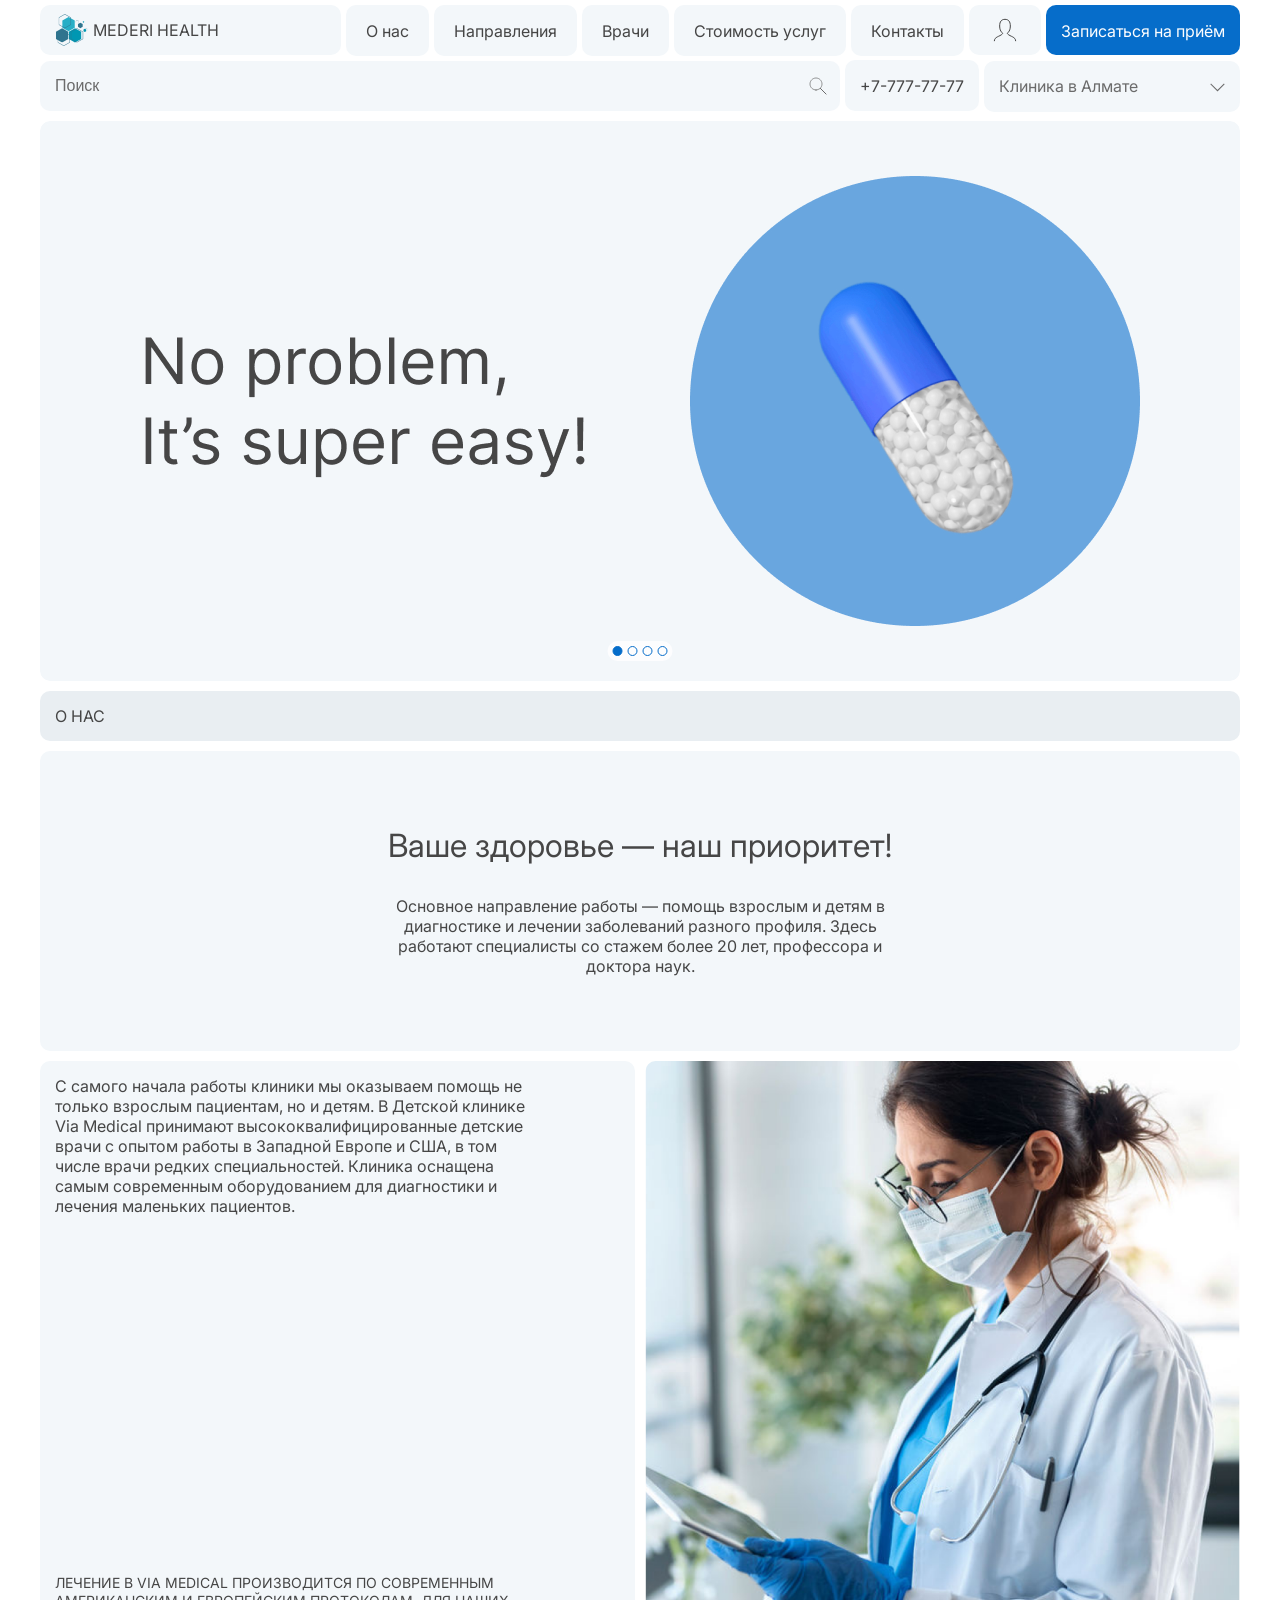
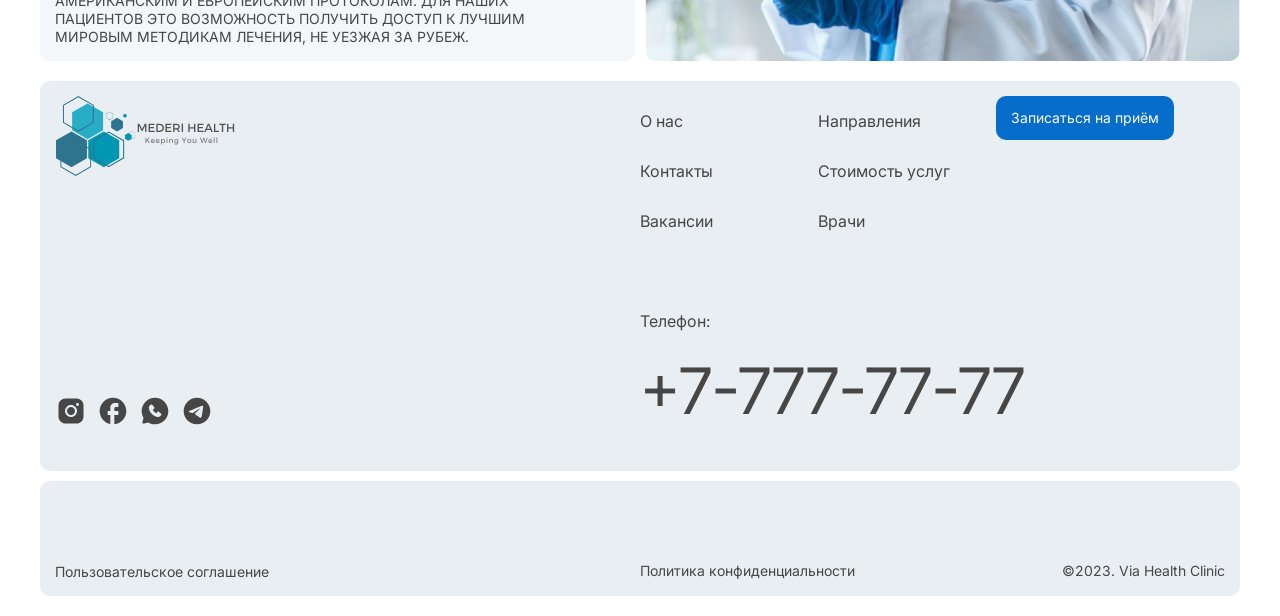
<file: source/about.html>
<!DOCTYPE html>
<html lang="ru">
<head>
	<meta charset="UTF-8">
	<meta name="viewport" content="width=device-width, initial-scale=1.0">
	<title>Mederi Health - О нас</title>
	<!-- Fonts -->
	<link rel="preconnect" href="https://fonts.googleapis.com">
	<link rel="preconnect" href="https://fonts.gstatic.com" crossorigin>
	<link href="https://fonts.googleapis.com/css2?family=Inter:wght@100;200;300;400;500;600;700;800;900&family=Montserrat:ital,wght@0,100;0,200;0,300;0,400;0,500;0,600;0,700;0,800;0,900;1,400;1,500&display=swap" rel="stylesheet">
	<!-- Custom-select -->
	<link rel="stylesheet"  href="css/custom-select.css">
	<!-- Owl Carousel -->
	<link rel="stylesheet"  href="css/owl.carousel.min.css">
	<link rel="stylesheet"  href="css/owl.theme.default.css">
	<!-- Magnific Popup -->
	<link rel="stylesheet"  href="css/magnific-popup.css">
	<!-- Styles -->
	<link rel="stylesheet"  href="css/main.css">
	<link rel="stylesheet"  href="css/media.css">
</head>
<body>

<header class="wrapper-full section-header">
	<div class="wrapper-fix wrapper-header">
		<div class="container-header">
			<div class="container-header__row-01">
				<a href="#" class="header-logotype">
					<img src="media/logotype_small.svg" alt="">
					<span>MEDERI HEALTH</span>
				</a>
				<div class="header-menu">
					<ul>
						<li>
							<a href="#">О нас</a>
						</li>
						<li>
							<a href="#">Направления</a>
						</li>
						<li>
							<a href="#">Врачи</a>
						</li>
						<li>
							<a href="#">Стоимость услуг</a>
						</li>
						<li>
							<a href="#">Контакты</a>
						</li>
					</ul>
				</div>
				<a href="#" class="button button__icon">
					<img src="media/icons/icon_profile.svg" alt="">
				</a>
				<a href="#" class="button button__middle button__blue ">
					Записаться на приём
				</a>
			</div>
			<div class="container-header__row-02">
				<form class="header-search">
					<input type="text" name="search" class="header-search__input" placeholder="Поиск">
				</form>
				<a href="#" class="header-phone">
					+7-777-77-77
				</a>
				<div class="custom-select header-select">
					<select id="city-select">
						<option value="1">Клиника в Алмате</option>
						<option value="2">Клиника в Астане</option>
						<option value="3">Клиника в Караганде</option>
					</select>
				</div>
			</div>
			<div class="container-header__row-03">
				<a href="#" class="header-logotype">
					<img src="media/logotype_small.svg" alt="">
					<span>MEDERI HEALTH</span>
				</a>
				<div class="header-mobile-menu">
					<img src="media/icons/icon_burger.svg" alt="Menu" class="img-svg">
					<img src="media/icons/icon_close.svg" alt="Close">
				</div>
			</div>
			<div class="container-header__row-04">
				<div class="header-menu">
					<ul>
						<li>
							<a href="#">О нас</a>
						</li>
						<li>
							<a href="#">Направления</a>
						</li>
						<li>
							<a href="#">Врачи</a>
						</li>
						<li>
							<a href="#">Стоимость услуг</a>
						</li>
						<li>
							<a href="#">Контакты</a>
						</li>
						<li>
							<a href="#">Контакты</a>
						</li>
					</ul>
				</div>
				<a href="#" class="button button__icon">
					<img src="media/icons/icon_profile.svg" alt="">
				</a>
				<a href="#" class="button button__middle button__blue ">
					Записаться на приём
				</a>
				<a href="#" class="header-phone">
					+7-777-77-77
				</a>
				<div class="custom-select header-select">
					<select id="city-select">
						<option value="1">Клиника в Алмате</option>
						<option value="2">Клиника в Астане</option>
						<option value="3">Клиника в Караганде</option>
					</select>
				</div>
			</div>
		</div>
	</div>
</header>

<section class="wrapper-full section-slider">
	<div class="wrapper-fix wrapper-slider">
		<div class="container-slider">
			<div class="header-slider owl-carousel owl-theme">

				<div class="header-slider__item item">
					<img src="media/header-slider/slide_02.jpg" alt="">
				</div>

				<div class="header-slider__item item">
					<img src="media/header-slider/slide_02.jpg" alt="">
				</div>

				<div class="header-slider__item item">
					<img src="media/header-slider/slide_02.jpg" alt="">
				</div>

				<div class="header-slider__item item">
					<img src="media/header-slider/slide_02.jpg" alt="">
				</div>
				
			</div>
		</div>
	</div>
</section>

<section class="wrapper-full section-caption">
	<div class="wrapper-fix wrapper-caption">
		<div class="container-caption">
			<div class="container-caption__row-01">
				<h2 class="headline headline__middle">О нас</h2>
			</div>
			<div class="container-caption__row-02">
				<h4>Ваше здоровье — наш приоритет!</h4>
				<p>Основное направление работы — помощь взрослым и детям в диагностике и лечении заболеваний разного профиля. Здесь работают специалисты со стажем более 20 лет, профессора и доктора наук.</p>
			</div>
			<div class="container-caption__row-03">
				<div class="container-caption__column-01">
					<p>С самого начала работы клиники мы оказываем помощь не только взрослым пациентам, но и детям. В Детской клинике Via Medical принимают высококвалифицированные детские врачи с опытом работы в Западной Европе и США, в том числе врачи редких специальностей. Клиника оснащена самым современным оборудованием для диагностики и лечения маленьких пациентов.</p>
					<p class="uppercase">ЛЕЧЕНИЕ В VIA MEDICAL ПРОИЗВОДИТСЯ ПО СОВРЕМЕННЫМ АМЕРИКАНСКИМ И ЕВРОПЕЙСКИМ ПРОТОКОЛАМ. ДЛЯ НАШИХ ПАЦИЕНТОВ ЭТО ВОЗМОЖНОСТЬ ПОЛУЧИТЬ ДОСТУП К ЛУЧШИМ МИРОВЫМ МЕТОДИКАМ ЛЕЧЕНИЯ, НЕ УЕЗЖАЯ ЗА РУБЕЖ.</p>
				</div>
				<div class="container-caption__column-02">
					<img src="media/image_01.png" alt="">
				</div>
			</div>
		</div>
	</div>
</section>

<footer class="wrapper-full section-footer">
	<div class="wrapper-fix wrapper-footer">
		<div class="container-footer">
			<div class="container-footer__row-01">
				<div class="container-footer__column-01">
					<div>
						<img src="media/logotype_large.svg" alt="">
					</div>
					<div class="footer__social-media">
						<a href="#">
							<img src="media/icons/icon_instagram.svg" alt="">
						</a>
						<a href="#">
							<img src="media/icons/icon_facebook.svg" alt="">
						</a>
						<a href="#">
							<img src="media/icons/icon_whatsapp.svg" alt="">
						</a>
						<a href="#">
							<img src="media/icons/icon_telegram.svg" alt="">
						</a>
					</div>
				</div>
				<div class="container-footer__column-02">
					<div class="footer__menu">
						<ul>
							<li>
								<a href="#">О нас</a>
							</li>
							<li>
								<a href="#">Контакты</a>
							</li>
							<li>
								<a href="#">Вакансии</a>
							</li>
						</ul>
						<ul>
							<li>
								<a href="#">Направления</a>
							</li>
							<li>
								<a href="#">Стоимость услуг</a>
							</li>
							<li>
								<a href="#">Врачи</a>
							</li>
						</ul>
						<a href="#" class="button button__small button__blue ">
							Записаться на приём
						</a>
					</div>
					<div>
						<span>Телефон:</span>
						<p>
							<a href="tel: +7-777-77-77">+7-777-77-77</a>
						</p>
					</div>
				</div>
			</div>
			<div class="container-footer__row-02">
				<div>
					<a href="#">Пользовательское соглашение</a>
				</div>
				<div>
					<a href="#">Политика конфиденциальности</a>
					<span>©2023. Via Health Clinic</span>
				</div>
			</div>
			<div class="container-footer__row-03">
				<div>
					<img src="media/logotype_large.svg" alt="">
				</div>
				<div>
					<a href="#" class="button button__small button__blue ">
						Записаться на приём
					</a>
				</div>
				<div class="footer__menu">
					<ul>
						<li>
							<a href="#">О нас</a>
						</li>
						<li>
							<a href="#">Контакты</a>
						</li>
						<li>
							<a href="#">Вакансии</a>
						</li>
					</ul>
				</div>
				<div class="footer__menu">
					<ul>
						<li>
							<a href="#">Направления</a>
						</li>
						<li>
							<a href="#">Стоимость услуг</a>
						</li>
						<li>
							<a href="#">Врачи</a>
						</li>
					</ul>
				</div>
				<div>
					<span>Телефон:</span>
					<p>
						<a href="tel: +7-777-77-77">+7-777-77-77</a>
					</p>
				</div>
				<div class="footer__social-media">
					<a href="#">
						<img src="media/icons/icon_instagram.svg" alt="">
					</a>
					<a href="#">
						<img src="media/icons/icon_facebook.svg" alt="">
					</a>
					<a href="#">
						<img src="media/icons/icon_whatsapp.svg" alt="">
					</a>
					<a href="#">
						<img src="media/icons/icon_telegram.svg" alt="">
					</a>
				</div>
			</div>
			<div class="container-footer__row-04">
				<div>
					<img src="media/logotype_large.svg" alt="">
				</div>
				<div class="footer__menu">
					<ul>
						<li>
							<a href="#">О нас</a>
						</li>
						<li>
							<a href="#">Контакты</a>
						</li>
						<li>
							<a href="#">Вакансии</a>
						</li>
					</ul>
					<ul>
						<li>
							<a href="#">Направления</a>
						</li>
						<li>
							<a href="#">Стоимость услуг</a>
						</li>
						<li>
							<a href="#">Врачи</a>
						</li>
					</ul>
				</div>
				<div>
					<a href="#" class="button button__small button__blue ">
						Записаться на приём
					</a>
				</div>
				<div>
					<span>Телефон:</span>
					<p>
						<a href="tel: +7-777-77-77">+7-777-77-77</a>
					</p>
				</div>
				<div class="footer__social-media">
					<a href="#">
						<img src="media/icons/icon_instagram.svg" alt="">
					</a>
					<a href="#">
						<img src="media/icons/icon_facebook.svg" alt="">
					</a>
					<a href="#">
						<img src="media/icons/icon_whatsapp.svg" alt="">
					</a>
					<a href="#">
						<img src="media/icons/icon_telegram.svg" alt="">
					</a>
				</div>
			</div>
		</div>
	</div>
</footer>

<!-- jQuery -->
<script src="https://ajax.googleapis.com/ajax/libs/jquery/3.6.0/jquery.min.js"></script>
<!-- Owl Carousel -->
<script src="script/owl.carousel.min.js"></script>
<!-- Custom-select.js -->
<script src="script/custom-select.min.js"></script>
<!-- Magnific Popup -->
<script src="script/magnific-popup.js"></script>
<!-- jQuery.Maskedinput -->
<script src="script/jquery.maskedinput.min.js"></script>

<!-- JavaScript -->
<script src="script/javascript.js"></script>

</body>
</html>
</file>
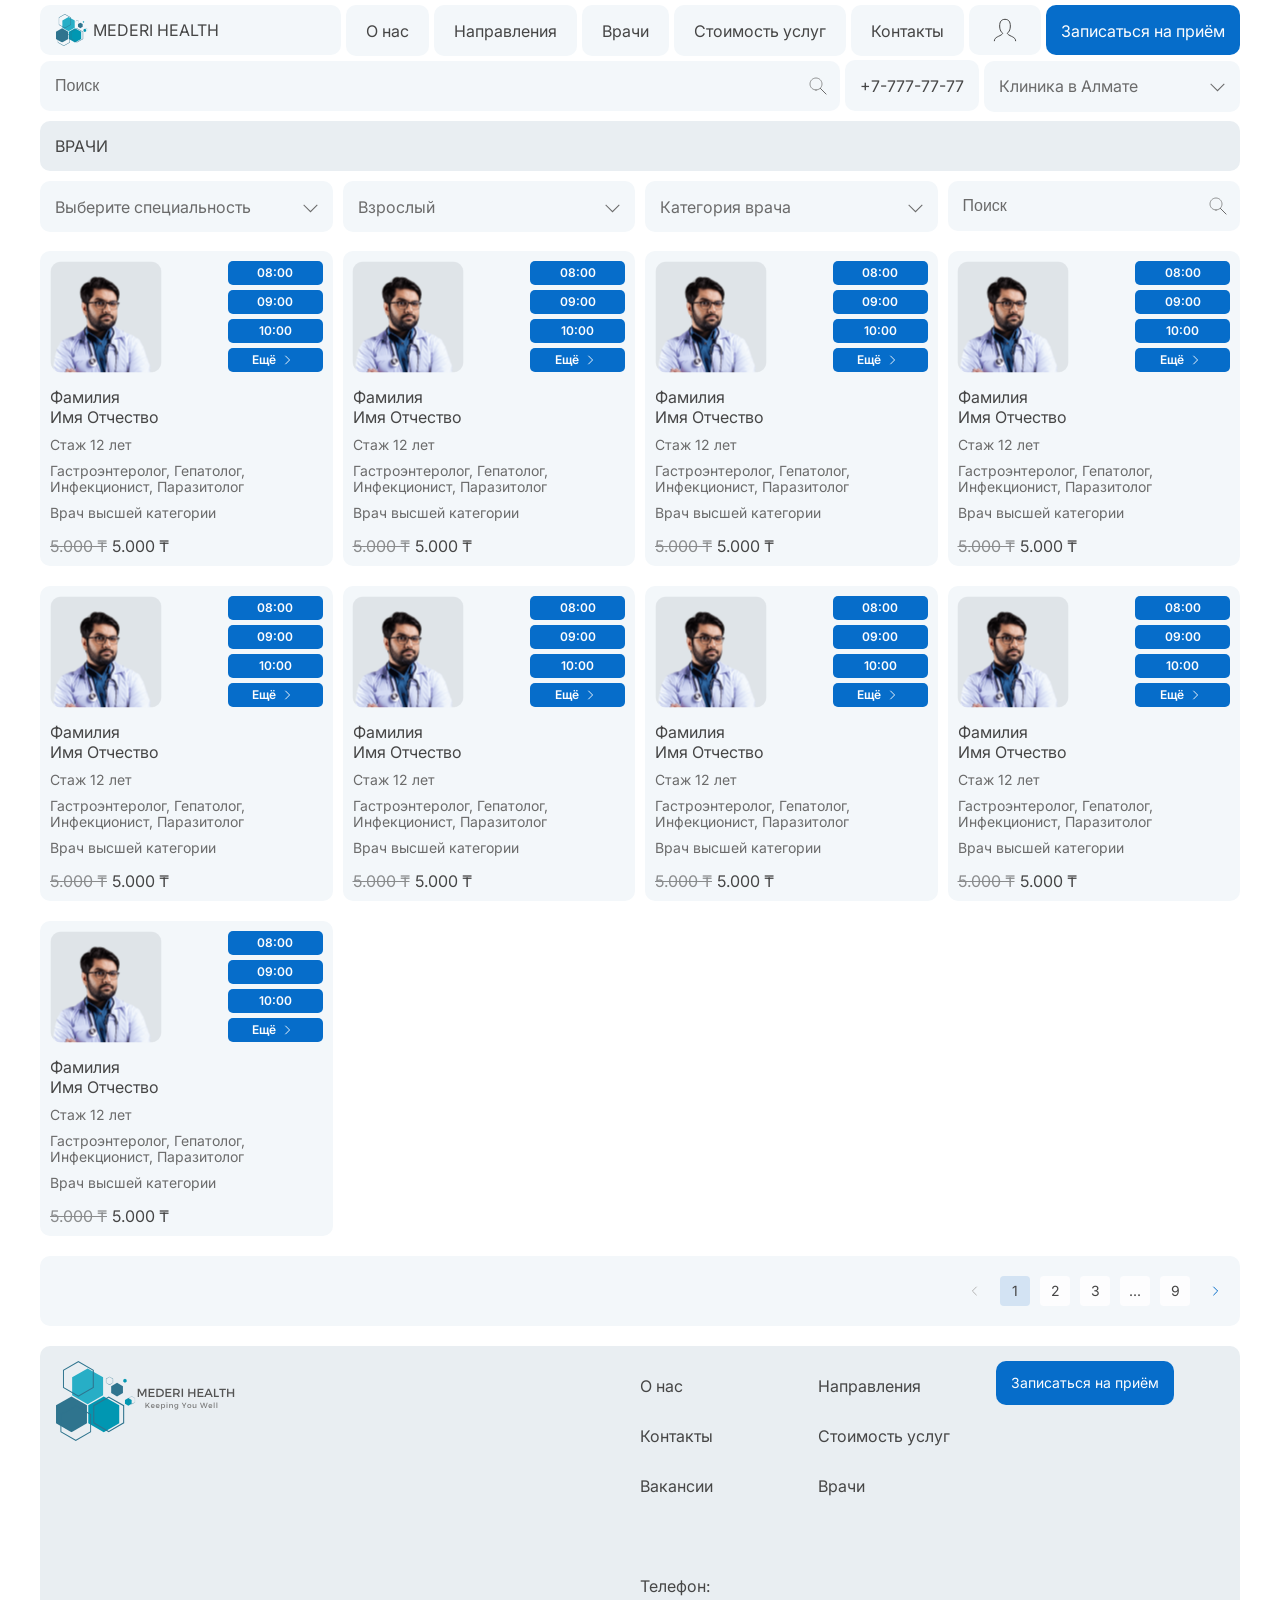
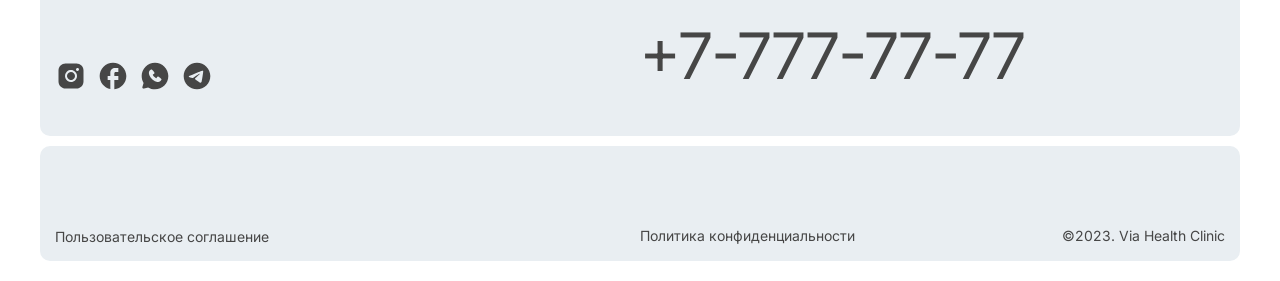
<file: source/catalog.html>
<!DOCTYPE html>
<html lang="ru">
<head>
	<meta charset="UTF-8">
	<meta name="viewport" content="width=device-width, initial-scale=1.0">
	<title>Mederi Health - Каталог</title>
	<!-- Fonts -->
	<link rel="preconnect" href="https://fonts.googleapis.com">
	<link rel="preconnect" href="https://fonts.gstatic.com" crossorigin>
	<link href="https://fonts.googleapis.com/css2?family=Inter:wght@100;200;300;400;500;600;700;800;900&family=Montserrat:ital,wght@0,100;0,200;0,300;0,400;0,500;0,600;0,700;0,800;0,900;1,400;1,500&display=swap" rel="stylesheet">
	<!-- Custom-select -->
	<link rel="stylesheet"  href="css/custom-select.css">
	<!-- Owl Carousel -->
	<link rel="stylesheet"  href="css/owl.carousel.min.css">
	<link rel="stylesheet"  href="css/owl.theme.default.css">
	<!-- Magnific Popup -->
	<link rel="stylesheet"  href="css/magnific-popup.css">
	<!-- Styles -->
	<link rel="stylesheet"  href="css/main.css">
	<link rel="stylesheet"  href="css/media.css">
</head>
<body>

<header class="wrapper-full section-header">
	<div class="wrapper-fix wrapper-header">
		<div class="container-header">
			<div class="container-header__row-01">
				<a href="#" class="header-logotype">
					<img src="media/logotype_small.svg" alt="">
					<span>MEDERI HEALTH</span>
				</a>
				<div class="header-menu">
					<ul>
						<li>
							<a href="#">О нас</a>
						</li>
						<li>
							<a href="#">Направления</a>
						</li>
						<li>
							<a href="#">Врачи</a>
						</li>
						<li>
							<a href="#">Стоимость услуг</a>
						</li>
						<li>
							<a href="#">Контакты</a>
						</li>
					</ul>
				</div>
				<a href="#" class="button button__icon">
					<img src="media/icons/icon_profile.svg" alt="">
				</a>
				<a href="#" class="button button__middle button__blue ">
					Записаться на приём
				</a>
			</div>
			<div class="container-header__row-02">
				<form class="header-search">
					<input type="text" name="search" class="header-search__input" placeholder="Поиск">
				</form>
				<a href="#" class="header-phone">
					+7-777-77-77
				</a>
				<div class="custom-select header-select">
					<select id="city-select">
						<option value="1">Клиника в Алмате</option>
						<option value="2">Клиника в Астане</option>
						<option value="3">Клиника в Караганде</option>
					</select>
				</div>
			</div>
			<div class="container-header__row-03">
				<a href="#" class="header-logotype">
					<img src="media/logotype_small.svg" alt="">
					<span>MEDERI HEALTH</span>
				</a>
				<div class="header-mobile-menu">
					<img src="media/icons/icon_burger.svg" alt="Menu" class="img-svg">
					<img src="media/icons/icon_close.svg" alt="Close">
				</div>
			</div>
			<div class="container-header__row-04">
				<div class="header-menu">
					<ul>
						<li>
							<a href="#">О нас</a>
						</li>
						<li>
							<a href="#">Направления</a>
						</li>
						<li>
							<a href="#">Врачи</a>
						</li>
						<li>
							<a href="#">Стоимость услуг</a>
						</li>
						<li>
							<a href="#">Контакты</a>
						</li>
						<li>
							<a href="#">Контакты</a>
						</li>
					</ul>
				</div>
				<a href="#" class="button button__icon">
					<img src="media/icons/icon_profile.svg" alt="">
				</a>
				<a href="#" class="button button__middle button__blue ">
					Записаться на приём
				</a>
				<a href="#" class="header-phone">
					+7-777-77-77
				</a>
				<div class="custom-select header-select">
					<select id="city-select">
						<option value="1">Клиника в Алмате</option>
						<option value="2">Клиника в Астане</option>
						<option value="3">Клиника в Караганде</option>
					</select>
				</div>
			</div>
		</div>
	</div>
</header>

<section class="wrapper-full section-catalog">
	<div class="wrapper-fix wrapper-catalog">
		<div class="container-catalog">
			<div class="container-catalog__row-01">
				<h2 class="headline headline__middle">Врачи</h2>
			</div>
			<div class="container-catalog__row-02">
				<div class="custom-select catalog-speciality-select">
					<select id="speciality-select">
						<option value="0">Выберите специальность</option>
						<option value="1">Инфекционист</option>
					</select>
				</div>
				<div class="custom-select catalog-age-select">
					<select id="age-select">
						<option value="0">Взрослый</option>
						<option value="1">Подросток</option>
					</select>
				</div>
				<div class="custom-select catalog-category-select">
					<select id="category-select">
						<option value="0">Категория врача</option>
						<option value="1">Высшая категория</option>
					</select>
				</div>
				<form class="catalog-search">
					<input type="text" name="search" class="catalog-search__input" placeholder="Поиск">
				</form>
			</div>
			<div class="container-catalog__row-03">

				<div class="doctor__item">
					<div class="head">
						<div class="image">
							<img src="media/avatar.png" alt="">
						</div>
						<div class="time-list">

							<a href="#" class="time">
								<span>08:00</span>
							</a>
							<a href="#" class="time">
								<span>09:00</span>
							</a>
							<a href="#" class="time">
								<span>10:00</span>
							</a>
							<a href="#" class="time">
								<span>Ещё</span>
								<img src="media/icons/icon_white_chevron.svg" alt="">
							</a>
						</div>

					</div>
					<div class="body">
						<p class="name">Фамилия <br> Имя Отчество</p>
						<p>Стаж 12 лет</p>
						<p>Гастроэнтеролог, Гепатолог, Инфекционист, Паразитолог</p>
						<p>Врач высшей категории</p>
					</div>
					<div class="footer">
						<span class="price-previous">5.000 ₸</span>
						<span class="price-current">5.000 ₸</span>
					</div>
				</div>

				<div class="doctor__item">
					<div class="head">
						<div class="image">
							<img src="media/avatar.png" alt="">
						</div>
						<div class="time-list">

							<a href="#" class="time">
								<span>08:00</span>
							</a>
							<a href="#" class="time">
								<span>09:00</span>
							</a>
							<a href="#" class="time">
								<span>10:00</span>
							</a>
							<a href="#" class="time">
								<span>Ещё</span>
								<img src="media/icons/icon_white_chevron.svg" alt="">
							</a>
						</div>

					</div>
					<div class="body">
						<p class="name">Фамилия <br> Имя Отчество</p>
						<p>Стаж 12 лет</p>
						<p>Гастроэнтеролог, Гепатолог, Инфекционист, Паразитолог</p>
						<p>Врач высшей категории</p>
					</div>
					<div class="footer">
						<span class="price-previous">5.000 ₸</span>
						<span class="price-current">5.000 ₸</span>
					</div>
				</div>

				<div class="doctor__item">
					<div class="head">
						<div class="image">
							<img src="media/avatar.png" alt="">
						</div>
						<div class="time-list">

							<a href="#" class="time">
								<span>08:00</span>
							</a>
							<a href="#" class="time">
								<span>09:00</span>
							</a>
							<a href="#" class="time">
								<span>10:00</span>
							</a>
							<a href="#" class="time">
								<span>Ещё</span>
								<img src="media/icons/icon_white_chevron.svg" alt="">
							</a>
						</div>

					</div>
					<div class="body">
						<p class="name">Фамилия <br> Имя Отчество</p>
						<p>Стаж 12 лет</p>
						<p>Гастроэнтеролог, Гепатолог, Инфекционист, Паразитолог</p>
						<p>Врач высшей категории</p>
					</div>
					<div class="footer">
						<span class="price-previous">5.000 ₸</span>
						<span class="price-current">5.000 ₸</span>
					</div>
				</div>

				<div class="doctor__item">
					<div class="head">
						<div class="image">
							<img src="media/avatar.png" alt="">
						</div>
						<div class="time-list">

							<a href="#" class="time">
								<span>08:00</span>
							</a>
							<a href="#" class="time">
								<span>09:00</span>
							</a>
							<a href="#" class="time">
								<span>10:00</span>
							</a>
							<a href="#" class="time">
								<span>Ещё</span>
								<img src="media/icons/icon_white_chevron.svg" alt="">
							</a>
						</div>

					</div>
					<div class="body">
						<p class="name">Фамилия <br> Имя Отчество</p>
						<p>Стаж 12 лет</p>
						<p>Гастроэнтеролог, Гепатолог, Инфекционист, Паразитолог</p>
						<p>Врач высшей категории</p>
					</div>
					<div class="footer">
						<span class="price-previous">5.000 ₸</span>
						<span class="price-current">5.000 ₸</span>
					</div>
				</div>

				<div class="doctor__item">
					<div class="head">
						<div class="image">
							<img src="media/avatar.png" alt="">
						</div>
						<div class="time-list">

							<a href="#" class="time">
								<span>08:00</span>
							</a>
							<a href="#" class="time">
								<span>09:00</span>
							</a>
							<a href="#" class="time">
								<span>10:00</span>
							</a>
							<a href="#" class="time">
								<span>Ещё</span>
								<img src="media/icons/icon_white_chevron.svg" alt="">
							</a>
						</div>

					</div>
					<div class="body">
						<p class="name">Фамилия <br> Имя Отчество</p>
						<p>Стаж 12 лет</p>
						<p>Гастроэнтеролог, Гепатолог, Инфекционист, Паразитолог</p>
						<p>Врач высшей категории</p>
					</div>
					<div class="footer">
						<span class="price-previous">5.000 ₸</span>
						<span class="price-current">5.000 ₸</span>
					</div>
				</div>

				<div class="doctor__item">
					<div class="head">
						<div class="image">
							<img src="media/avatar.png" alt="">
						</div>
						<div class="time-list">

							<a href="#" class="time">
								<span>08:00</span>
							</a>
							<a href="#" class="time">
								<span>09:00</span>
							</a>
							<a href="#" class="time">
								<span>10:00</span>
							</a>
							<a href="#" class="time">
								<span>Ещё</span>
								<img src="media/icons/icon_white_chevron.svg" alt="">
							</a>
						</div>

					</div>
					<div class="body">
						<p class="name">Фамилия <br> Имя Отчество</p>
						<p>Стаж 12 лет</p>
						<p>Гастроэнтеролог, Гепатолог, Инфекционист, Паразитолог</p>
						<p>Врач высшей категории</p>
					</div>
					<div class="footer">
						<span class="price-previous">5.000 ₸</span>
						<span class="price-current">5.000 ₸</span>
					</div>
				</div>

				<div class="doctor__item">
					<div class="head">
						<div class="image">
							<img src="media/avatar.png" alt="">
						</div>
						<div class="time-list">

							<a href="#" class="time">
								<span>08:00</span>
							</a>
							<a href="#" class="time">
								<span>09:00</span>
							</a>
							<a href="#" class="time">
								<span>10:00</span>
							</a>
							<a href="#" class="time">
								<span>Ещё</span>
								<img src="media/icons/icon_white_chevron.svg" alt="">
							</a>
						</div>

					</div>
					<div class="body">
						<p class="name">Фамилия <br> Имя Отчество</p>
						<p>Стаж 12 лет</p>
						<p>Гастроэнтеролог, Гепатолог, Инфекционист, Паразитолог</p>
						<p>Врач высшей категории</p>
					</div>
					<div class="footer">
						<span class="price-previous">5.000 ₸</span>
						<span class="price-current">5.000 ₸</span>
					</div>
				</div>

				<div class="doctor__item">
					<div class="head">
						<div class="image">
							<img src="media/avatar.png" alt="">
						</div>
						<div class="time-list">

							<a href="#" class="time">
								<span>08:00</span>
							</a>
							<a href="#" class="time">
								<span>09:00</span>
							</a>
							<a href="#" class="time">
								<span>10:00</span>
							</a>
							<a href="#" class="time">
								<span>Ещё</span>
								<img src="media/icons/icon_white_chevron.svg" alt="">
							</a>
						</div>

					</div>
					<div class="body">
						<p class="name">Фамилия <br> Имя Отчество</p>
						<p>Стаж 12 лет</p>
						<p>Гастроэнтеролог, Гепатолог, Инфекционист, Паразитолог</p>
						<p>Врач высшей категории</p>
					</div>
					<div class="footer">
						<span class="price-previous">5.000 ₸</span>
						<span class="price-current">5.000 ₸</span>
					</div>
				</div>

				<div class="doctor__item">
					<div class="head">
						<div class="image">
							<img src="media/avatar.png" alt="">
						</div>
						<div class="time-list">

							<a href="#" class="time">
								<span>08:00</span>
							</a>
							<a href="#" class="time">
								<span>09:00</span>
							</a>
							<a href="#" class="time">
								<span>10:00</span>
							</a>
							<a href="#" class="time">
								<span>Ещё</span>
								<img src="media/icons/icon_white_chevron.svg" alt="">
							</a>
						</div>

					</div>
					<div class="body">
						<p class="name">Фамилия <br> Имя Отчество</p>
						<p>Стаж 12 лет</p>
						<p>Гастроэнтеролог, Гепатолог, Инфекционист, Паразитолог</p>
						<p>Врач высшей категории</p>
					</div>
					<div class="footer">
						<span class="price-previous">5.000 ₸</span>
						<span class="price-current">5.000 ₸</span>
					</div>
				</div>

			</div>
			<div class="container-catalog__row-04">
				<div class="page-pagination">
					<a href="#" class="arrow prev disable">
						<img src="media/icons/icon_arrow_pagination.svg" alt="" class="img-svg">
					</a>
					<div class="pages">
						<a chref="#" class="page active">
							<span>1</span>
						</a>
						<a href="#" class="page">
							<span>2</span>
						</a>
						<a href="#" class="page">
							<span>3</span>
						</a>
						<a href="#" class="page">
							<span>...</span>
						</a>
						<a href="#" class="page">
							<span>9</span>
						</a>
					</div>
					<a href="#" class="arrow next">
						<img src="media/icons/icon_arrow_pagination.svg" alt="" class="img-svg">
					</a>
				</div>
			</div>
			<div class="container-catalog__row-05">
				<p>Фильтрация</p>
				<img src="media/icons/icon_filters.svg" alt="">
				<img src="media/icons/icon_close.svg" alt="">
			</div>
			<div class="container-catalog__row-06">
				<div class="custom-select catalog-speciality-select">
					<select id="speciality-select">
						<option value="0">Выберите специальность</option>
						<option value="1">Инфекционист</option>
					</select>
				</div>
				<div class="custom-select catalog-age-select">
					<select id="age-select">
						<option value="0">Взрослый</option>
						<option value="1">Подросток</option>
					</select>
				</div>
				<div class="custom-select catalog-category-select">
					<select id="category-select">
						<option value="0">Категория врача</option>
						<option value="1">Высшая категория</option>
					</select>
				</div>
				<form class="catalog-search">
					<input type="text" name="search" class="catalog-search__input" placeholder="Поиск по врачам">
				</form>
			</div>
		</div>
	</div>
</section>

<footer class="wrapper-full section-footer">
	<div class="wrapper-fix wrapper-footer">
		<div class="container-footer">
			<div class="container-footer__row-01">
				<div class="container-footer__column-01">
					<div>
						<img src="media/logotype_large.svg" alt="">
					</div>
					<div class="footer__social-media">
						<a href="#">
							<img src="media/icons/icon_instagram.svg" alt="">
						</a>
						<a href="#">
							<img src="media/icons/icon_facebook.svg" alt="">
						</a>
						<a href="#">
							<img src="media/icons/icon_whatsapp.svg" alt="">
						</a>
						<a href="#">
							<img src="media/icons/icon_telegram.svg" alt="">
						</a>
					</div>
				</div>
				<div class="container-footer__column-02">
					<div class="footer__menu">
						<ul>
							<li>
								<a href="#">О нас</a>
							</li>
							<li>
								<a href="#">Контакты</a>
							</li>
							<li>
								<a href="#">Вакансии</a>
							</li>
						</ul>
						<ul>
							<li>
								<a href="#">Направления</a>
							</li>
							<li>
								<a href="#">Стоимость услуг</a>
							</li>
							<li>
								<a href="#">Врачи</a>
							</li>
						</ul>
						<a href="#" class="button button__small button__blue ">
							Записаться на приём
						</a>
					</div>
					<div>
						<span>Телефон:</span>
						<p>
							<a href="tel: +7-777-77-77">+7-777-77-77</a>
						</p>
					</div>
				</div>
			</div>
			<div class="container-footer__row-02">
				<div>
					<a href="#">Пользовательское соглашение</a>
				</div>
				<div>
					<a href="#">Политика конфиденциальности</a>
					<span>©2023. Via Health Clinic</span>
				</div>
			</div>
			<div class="container-footer__row-03">
				<div>
					<img src="media/logotype_large.svg" alt="">
				</div>
				<div>
					<a href="#" class="button button__small button__blue ">
						Записаться на приём
					</a>
				</div>
				<div class="footer__menu">
					<ul>
						<li>
							<a href="#">О нас</a>
						</li>
						<li>
							<a href="#">Контакты</a>
						</li>
						<li>
							<a href="#">Вакансии</a>
						</li>
					</ul>
				</div>
				<div class="footer__menu">
					<ul>
						<li>
							<a href="#">Направления</a>
						</li>
						<li>
							<a href="#">Стоимость услуг</a>
						</li>
						<li>
							<a href="#">Врачи</a>
						</li>
					</ul>
				</div>
				<div>
					<span>Телефон:</span>
					<p>
						<a href="tel: +7-777-77-77">+7-777-77-77</a>
					</p>
				</div>
				<div class="footer__social-media">
					<a href="#">
						<img src="media/icons/icon_instagram.svg" alt="">
					</a>
					<a href="#">
						<img src="media/icons/icon_facebook.svg" alt="">
					</a>
					<a href="#">
						<img src="media/icons/icon_whatsapp.svg" alt="">
					</a>
					<a href="#">
						<img src="media/icons/icon_telegram.svg" alt="">
					</a>
				</div>
			</div>
			<div class="container-footer__row-04">
				<div>
					<img src="media/logotype_large.svg" alt="">
				</div>
				<div class="footer__menu">
					<ul>
						<li>
							<a href="#">О нас</a>
						</li>
						<li>
							<a href="#">Контакты</a>
						</li>
						<li>
							<a href="#">Вакансии</a>
						</li>
					</ul>
					<ul>
						<li>
							<a href="#">Направления</a>
						</li>
						<li>
							<a href="#">Стоимость услуг</a>
						</li>
						<li>
							<a href="#">Врачи</a>
						</li>
					</ul>
				</div>
				<div>
					<a href="#" class="button button__small button__blue ">
						Записаться на приём
					</a>
				</div>
				<div>
					<span>Телефон:</span>
					<p>
						<a href="tel: +7-777-77-77">+7-777-77-77</a>
					</p>
				</div>
				<div class="footer__social-media">
					<a href="#">
						<img src="media/icons/icon_instagram.svg" alt="">
					</a>
					<a href="#">
						<img src="media/icons/icon_facebook.svg" alt="">
					</a>
					<a href="#">
						<img src="media/icons/icon_whatsapp.svg" alt="">
					</a>
					<a href="#">
						<img src="media/icons/icon_telegram.svg" alt="">
					</a>
				</div>
			</div>
		</div>
	</div>
</footer>

<!-- jQuery -->
<script src="https://ajax.googleapis.com/ajax/libs/jquery/3.6.0/jquery.min.js"></script>
<!-- Owl Carousel -->
<script src="script/owl.carousel.min.js"></script>
<!-- Custom-select.js -->
<script src="script/custom-select.min.js"></script>
<!-- Magnific Popup -->
<script src="script/magnific-popup.js"></script>
<!-- jQuery.Maskedinput -->
<script src="script/jquery.maskedinput.min.js"></script>

<!-- JavaScript -->
<script src="script/javascript.js"></script>

</body>
</html>
</file>
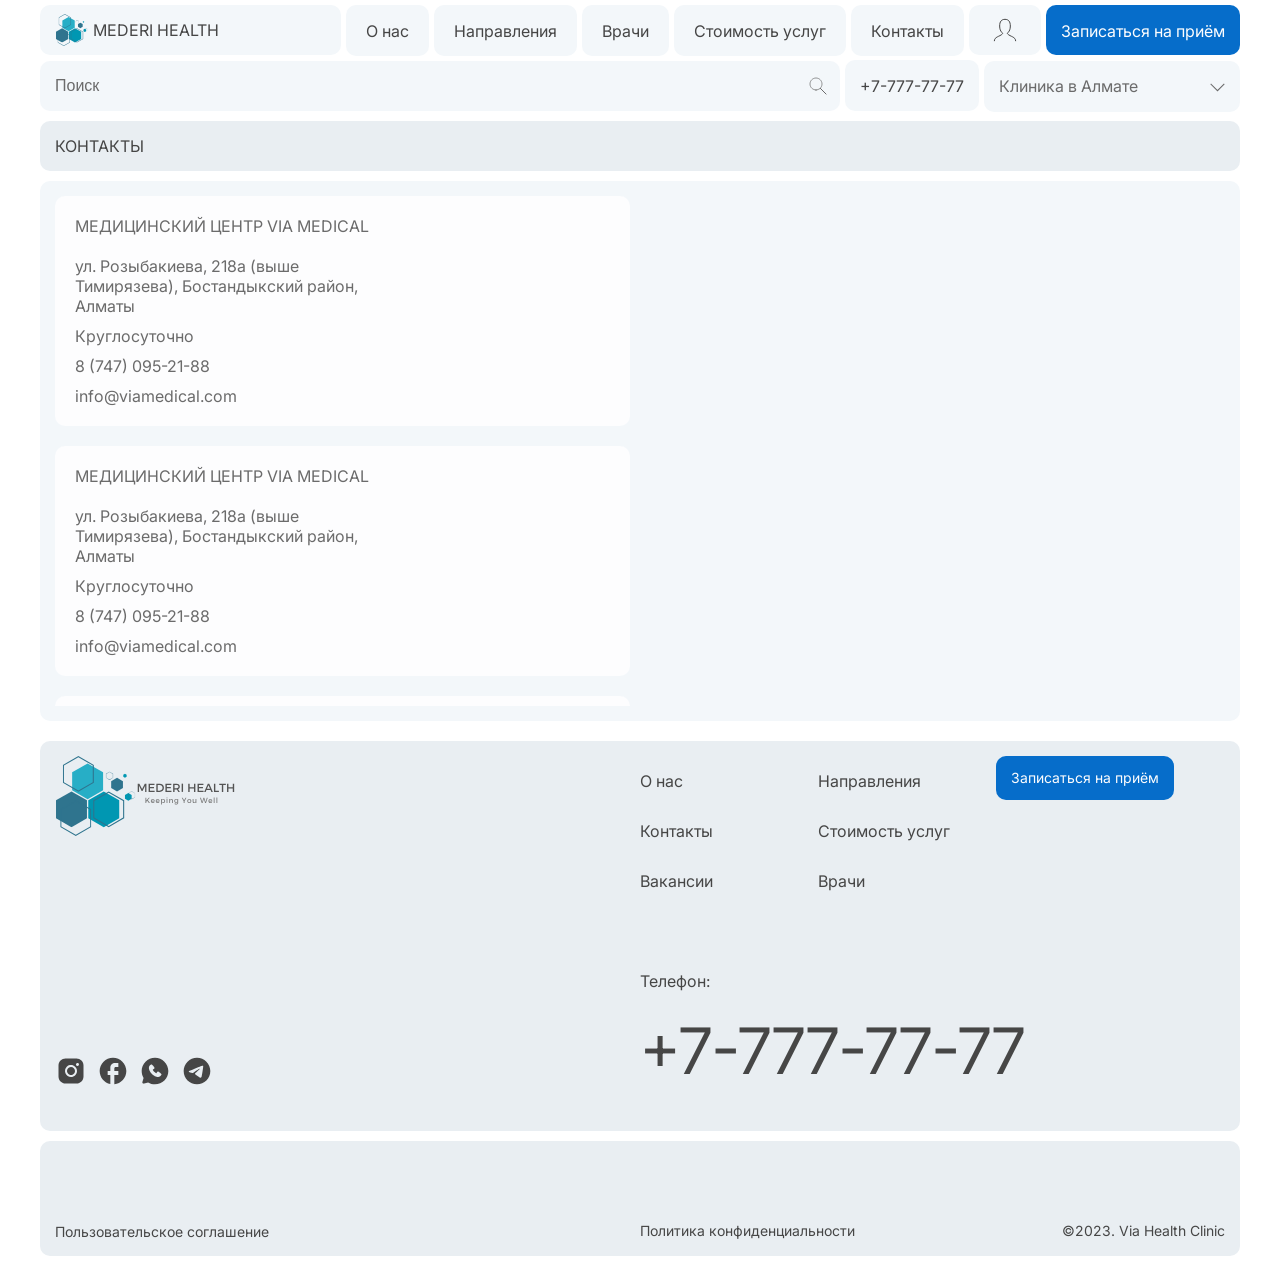
<file: source/contacts.html>
<!DOCTYPE html>
<html lang="ru">
<head>
	<meta charset="UTF-8">
	<meta name="viewport" content="width=device-width, initial-scale=1.0">
	<title>Mederi Health - Контакты</title>
	<!-- Fonts -->
	<link rel="preconnect" href="https://fonts.googleapis.com">
	<link rel="preconnect" href="https://fonts.gstatic.com" crossorigin>
	<link href="https://fonts.googleapis.com/css2?family=Inter:wght@100;200;300;400;500;600;700;800;900&family=Montserrat:ital,wght@0,100;0,200;0,300;0,400;0,500;0,600;0,700;0,800;0,900;1,400;1,500&display=swap" rel="stylesheet">
	<!-- Custom-select -->
	<link rel="stylesheet"  href="css/custom-select.css">
	<!-- Owl Carousel -->
	<link rel="stylesheet"  href="css/owl.carousel.min.css">
	<link rel="stylesheet"  href="css/owl.theme.default.css">
	<!-- Magnific Popup -->
	<link rel="stylesheet"  href="css/magnific-popup.css">
	<!-- Styles -->
	<link rel="stylesheet"  href="css/main.css">
	<link rel="stylesheet"  href="css/media.css">
</head>
<body>

<header class="wrapper-full section-header">
	<div class="wrapper-fix wrapper-header">
		<div class="container-header">
			<div class="container-header__row-01">
				<a href="#" class="header-logotype">
					<img src="media/logotype_small.svg" alt="">
					<span>MEDERI HEALTH</span>
				</a>
				<div class="header-menu">
					<ul>
						<li>
							<a href="#">О нас</a>
						</li>
						<li>
							<a href="#">Направления</a>
						</li>
						<li>
							<a href="#">Врачи</a>
						</li>
						<li>
							<a href="#">Стоимость услуг</a>
						</li>
						<li>
							<a href="#">Контакты</a>
						</li>
					</ul>
				</div>
				<a href="#" class="button button__icon">
					<img src="media/icons/icon_profile.svg" alt="">
				</a>
				<a href="#" class="button button__middle button__blue ">
					Записаться на приём
				</a>
			</div>
			<div class="container-header__row-02">
				<form class="header-search">
					<input type="text" name="search" class="header-search__input" placeholder="Поиск">
				</form>
				<a href="#" class="header-phone">
					+7-777-77-77
				</a>
				<div class="custom-select header-select">
					<select id="city-select">
						<option value="1">Клиника в Алмате</option>
						<option value="2">Клиника в Астане</option>
						<option value="3">Клиника в Караганде</option>
					</select>
				</div>
			</div>
			<div class="container-header__row-03">
				<a href="#" class="header-logotype">
					<img src="media/logotype_small.svg" alt="">
					<span>MEDERI HEALTH</span>
				</a>
				<div class="header-mobile-menu">
					<img src="media/icons/icon_burger.svg" alt="Menu" class="img-svg">
					<img src="media/icons/icon_close.svg" alt="Close">
				</div>
			</div>
			<div class="container-header__row-04">
				<div class="header-menu">
					<ul>
						<li>
							<a href="#">О нас</a>
						</li>
						<li>
							<a href="#">Направления</a>
						</li>
						<li>
							<a href="#">Врачи</a>
						</li>
						<li>
							<a href="#">Стоимость услуг</a>
						</li>
						<li>
							<a href="#">Контакты</a>
						</li>
						<li>
							<a href="#">Контакты</a>
						</li>
					</ul>
				</div>
				<a href="#" class="button button__icon">
					<img src="media/icons/icon_profile.svg" alt="">
				</a>
				<a href="#" class="button button__middle button__blue ">
					Записаться на приём
				</a>
				<a href="#" class="header-phone">
					+7-777-77-77
				</a>
				<div class="custom-select header-select">
					<select id="city-select">
						<option value="1">Клиника в Алмате</option>
						<option value="2">Клиника в Астане</option>
						<option value="3">Клиника в Караганде</option>
					</select>
				</div>
			</div>
		</div>
	</div>
</header>

<section class="wrapper-full section-contacts">
	<div class="wrapper-fix wrapper-contacts">
		<div class="container-contacts">
			<div class="container-contacts__row-01">
				<h2 class="headline headline__middle">Контакты</h2>
			</div>
			<div class="container-contacts__row-02">
				<div class="container-contacts__column-01">
					<div class="addres-list">

						<div class="addres-item">
							<div class="head">
								<h3>МЕДИЦИНСКИЙ ЦЕНТР VIA MEDICAL</h3>
							</div>
							<div class="body">
								<p>ул. Розыбакиева, 218а (выше Тимирязева), Бостандыкский район, Алматы</p>
								<p>Круглосуточно</p>
								<a href="tel: 8 (747) 095-21-88">8 (747) 095-21-88</a>
								<a href="mailto: info@viamedical.com">info@viamedical.com</a>
							</div>
						</div>

						<div class="addres-item">
							<div class="head">
								<h3>МЕДИЦИНСКИЙ ЦЕНТР VIA MEDICAL</h3>
							</div>
							<div class="body">
								<p>ул. Розыбакиева, 218а (выше Тимирязева), Бостандыкский район, Алматы</p>
								<p>Круглосуточно</p>
								<a href="tel: 8 (747) 095-21-88">8 (747) 095-21-88</a>
								<a href="mailto: info@viamedical.com">info@viamedical.com</a>
							</div>
						</div>

						<div class="addres-item">
							<div class="head">
								<h3>МЕДИЦИНСКИЙ ЦЕНТР VIA MEDICAL</h3>
							</div>
							<div class="body">
								<p>ул. Розыбакиева, 218а (выше Тимирязева), Бостандыкский район, Алматы</p>
								<p>Круглосуточно</p>
								<a href="tel: 8 (747) 095-21-88">8 (747) 095-21-88</a>
								<a href="mailto: info@viamedical.com">info@viamedical.com</a>
							</div>
						</div>

						<div class="addres-item">
							<div class="head">
								<h3>МЕДИЦИНСКИЙ ЦЕНТР VIA MEDICAL</h3>
							</div>
							<div class="body">
								<p>ул. Розыбакиева, 218а (выше Тимирязева), Бостандыкский район, Алматы</p>
								<p>Круглосуточно</p>
								<a href="tel: 8 (747) 095-21-88">8 (747) 095-21-88</a>
								<a href="mailto: info@viamedical.com">info@viamedical.com</a>
							</div>
						</div>

					</div>
				</div>
				<div class="container-contacts__column-02">
					<div class="map"></div>
				</div>
			</div>
		</div>
	</div>
</section>

<footer class="wrapper-full section-footer">
	<div class="wrapper-fix wrapper-footer">
		<div class="container-footer">
			<div class="container-footer__row-01">
				<div class="container-footer__column-01">
					<div>
						<img src="media/logotype_large.svg" alt="">
					</div>
					<div class="footer__social-media">
						<a href="#">
							<img src="media/icons/icon_instagram.svg" alt="">
						</a>
						<a href="#">
							<img src="media/icons/icon_facebook.svg" alt="">
						</a>
						<a href="#">
							<img src="media/icons/icon_whatsapp.svg" alt="">
						</a>
						<a href="#">
							<img src="media/icons/icon_telegram.svg" alt="">
						</a>
					</div>
				</div>
				<div class="container-footer__column-02">
					<div class="footer__menu">
						<ul>
							<li>
								<a href="#">О нас</a>
							</li>
							<li>
								<a href="#">Контакты</a>
							</li>
							<li>
								<a href="#">Вакансии</a>
							</li>
						</ul>
						<ul>
							<li>
								<a href="#">Направления</a>
							</li>
							<li>
								<a href="#">Стоимость услуг</a>
							</li>
							<li>
								<a href="#">Врачи</a>
							</li>
						</ul>
						<a href="#" class="button button__small button__blue ">
							Записаться на приём
						</a>
					</div>
					<div>
						<span>Телефон:</span>
						<p>
							<a href="tel: +7-777-77-77">+7-777-77-77</a>
						</p>
					</div>
				</div>
			</div>
			<div class="container-footer__row-02">
				<div>
					<a href="#">Пользовательское соглашение</a>
				</div>
				<div>
					<a href="#">Политика конфиденциальности</a>
					<span>©2023. Via Health Clinic</span>
				</div>
			</div>
			<div class="container-footer__row-03">
				<div>
					<img src="media/logotype_large.svg" alt="">
				</div>
				<div>
					<a href="#" class="button button__small button__blue ">
						Записаться на приём
					</a>
				</div>
				<div class="footer__menu">
					<ul>
						<li>
							<a href="#">О нас</a>
						</li>
						<li>
							<a href="#">Контакты</a>
						</li>
						<li>
							<a href="#">Вакансии</a>
						</li>
					</ul>
				</div>
				<div class="footer__menu">
					<ul>
						<li>
							<a href="#">Направления</a>
						</li>
						<li>
							<a href="#">Стоимость услуг</a>
						</li>
						<li>
							<a href="#">Врачи</a>
						</li>
					</ul>
				</div>
				<div>
					<span>Телефон:</span>
					<p>
						<a href="tel: +7-777-77-77">+7-777-77-77</a>
					</p>
				</div>
				<div class="footer__social-media">
					<a href="#">
						<img src="media/icons/icon_instagram.svg" alt="">
					</a>
					<a href="#">
						<img src="media/icons/icon_facebook.svg" alt="">
					</a>
					<a href="#">
						<img src="media/icons/icon_whatsapp.svg" alt="">
					</a>
					<a href="#">
						<img src="media/icons/icon_telegram.svg" alt="">
					</a>
				</div>
			</div>
			<div class="container-footer__row-04">
				<div>
					<img src="media/logotype_large.svg" alt="">
				</div>
				<div class="footer__menu">
					<ul>
						<li>
							<a href="#">О нас</a>
						</li>
						<li>
							<a href="#">Контакты</a>
						</li>
						<li>
							<a href="#">Вакансии</a>
						</li>
					</ul>
					<ul>
						<li>
							<a href="#">Направления</a>
						</li>
						<li>
							<a href="#">Стоимость услуг</a>
						</li>
						<li>
							<a href="#">Врачи</a>
						</li>
					</ul>
				</div>
				<div>
					<a href="#" class="button button__small button__blue ">
						Записаться на приём
					</a>
				</div>
				<div>
					<span>Телефон:</span>
					<p>
						<a href="tel: +7-777-77-77">+7-777-77-77</a>
					</p>
				</div>
				<div class="footer__social-media">
					<a href="#">
						<img src="media/icons/icon_instagram.svg" alt="">
					</a>
					<a href="#">
						<img src="media/icons/icon_facebook.svg" alt="">
					</a>
					<a href="#">
						<img src="media/icons/icon_whatsapp.svg" alt="">
					</a>
					<a href="#">
						<img src="media/icons/icon_telegram.svg" alt="">
					</a>
				</div>
			</div>
		</div>
	</div>
</footer>

<!-- jQuery -->
<script src="https://ajax.googleapis.com/ajax/libs/jquery/3.6.0/jquery.min.js"></script>
<!-- Owl Carousel -->
<script src="script/owl.carousel.min.js"></script>
<!-- Custom-select.js -->
<script src="script/custom-select.min.js"></script>
<!-- Magnific Popup -->
<script src="script/magnific-popup.js"></script>
<!-- jQuery.Maskedinput -->
<script src="script/jquery.maskedinput.min.js"></script>

<!-- JavaScript -->
<script src="script/javascript.js"></script>

</body>
</html>
</file>
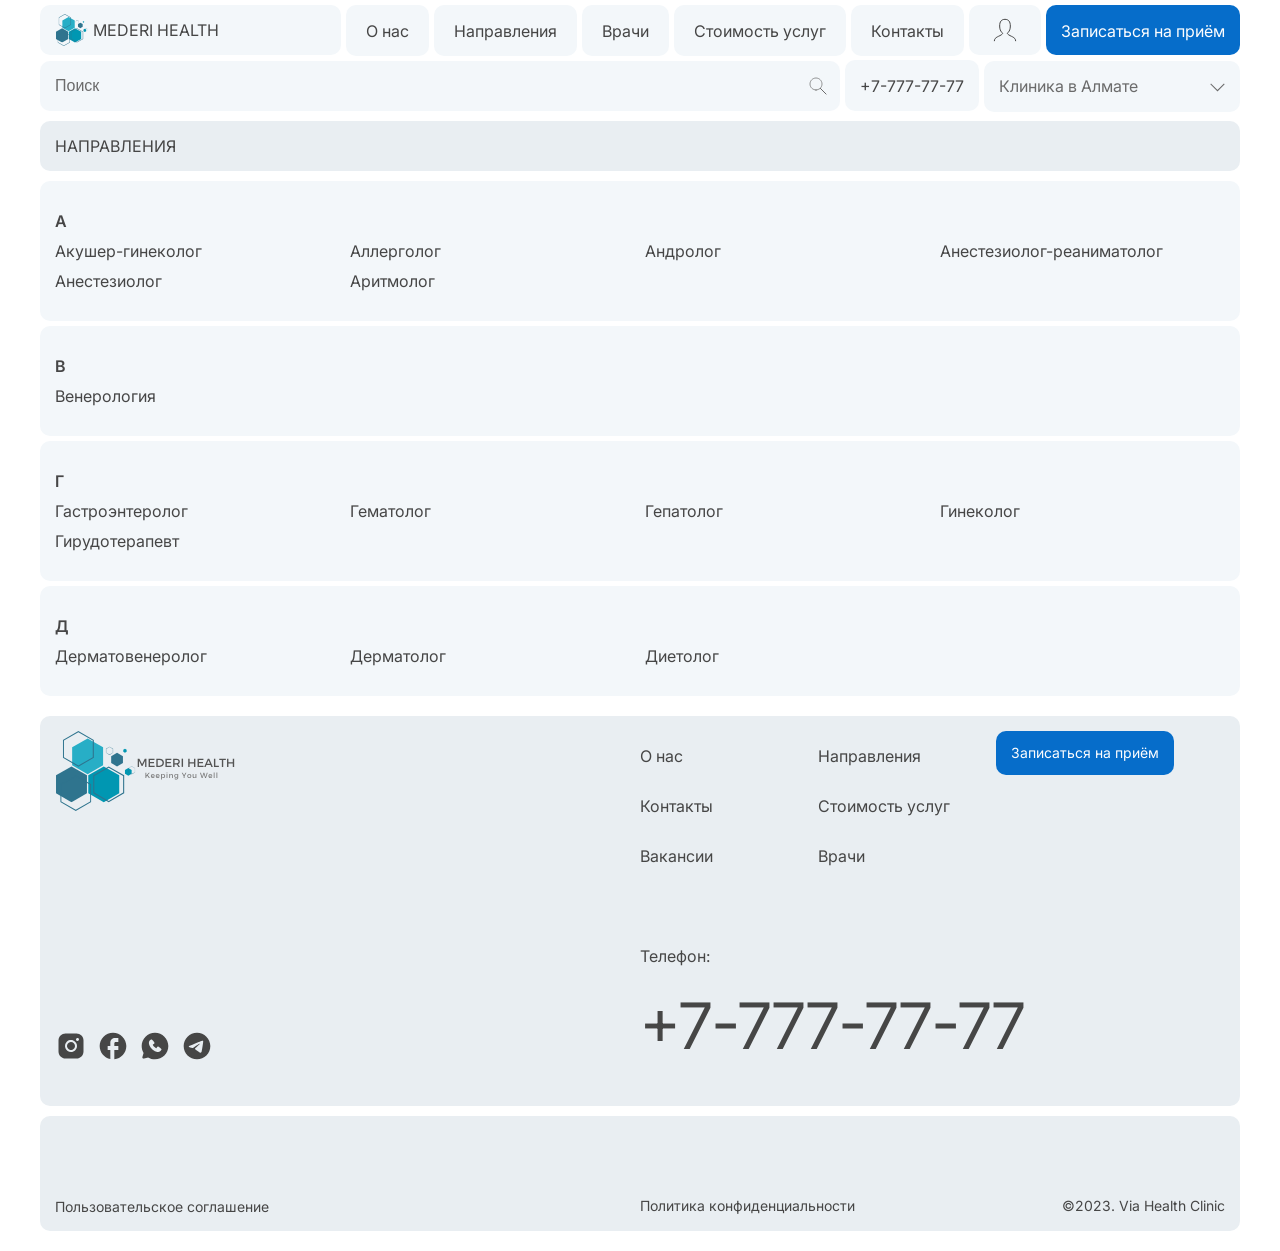
<file: source/directions.html>
<!DOCTYPE html>
<html lang="ru">
<head>
	<meta charset="UTF-8">
	<meta name="viewport" content="width=device-width, initial-scale=1.0">
	<title>Mederi Health - Направления</title>
	<!-- Fonts -->
	<link rel="preconnect" href="https://fonts.googleapis.com">
	<link rel="preconnect" href="https://fonts.gstatic.com" crossorigin>
	<link href="https://fonts.googleapis.com/css2?family=Inter:wght@100;200;300;400;500;600;700;800;900&family=Montserrat:ital,wght@0,100;0,200;0,300;0,400;0,500;0,600;0,700;0,800;0,900;1,400;1,500&display=swap" rel="stylesheet">
	<!-- Custom-select -->
	<link rel="stylesheet"  href="css/custom-select.css">
	<!-- Owl Carousel -->
	<link rel="stylesheet"  href="css/owl.carousel.min.css">
	<link rel="stylesheet"  href="css/owl.theme.default.css">
	<!-- Magnific Popup -->
	<link rel="stylesheet"  href="css/magnific-popup.css">
	<!-- Styles -->
	<link rel="stylesheet"  href="css/main.css">
	<link rel="stylesheet"  href="css/media.css">
</head>
<body>

<header class="wrapper-full section-header">
	<div class="wrapper-fix wrapper-header">
		<div class="container-header">
			<div class="container-header__row-01">
				<a href="#" class="header-logotype">
					<img src="media/logotype_small.svg" alt="">
					<span>MEDERI HEALTH</span>
				</a>
				<div class="header-menu">
					<ul>
						<li>
							<a href="#">О нас</a>
						</li>
						<li>
							<a href="#">Направления</a>
						</li>
						<li>
							<a href="#">Врачи</a>
						</li>
						<li>
							<a href="#">Стоимость услуг</a>
						</li>
						<li>
							<a href="#">Контакты</a>
						</li>
					</ul>
				</div>
				<a href="#" class="button button__icon">
					<img src="media/icons/icon_profile.svg" alt="">
				</a>
				<a href="#" class="button button__middle button__blue ">
					Записаться на приём
				</a>
			</div>
			<div class="container-header__row-02">
				<form class="header-search">
					<input type="text" name="search" class="header-search__input" placeholder="Поиск">
				</form>
				<a href="#" class="header-phone">
					+7-777-77-77
				</a>
				<div class="custom-select header-select">
					<select id="city-select">
						<option value="1">Клиника в Алмате</option>
						<option value="2">Клиника в Астане</option>
						<option value="3">Клиника в Караганде</option>
					</select>
				</div>
			</div>
			<div class="container-header__row-03">
				<a href="#" class="header-logotype">
					<img src="media/logotype_small.svg" alt="">
					<span>MEDERI HEALTH</span>
				</a>
				<div class="header-mobile-menu">
					<img src="media/icons/icon_burger.svg" alt="Menu" class="img-svg">
					<img src="media/icons/icon_close.svg" alt="Close">
				</div>
			</div>
			<div class="container-header__row-04">
				<div class="header-menu">
					<ul>
						<li>
							<a href="#">О нас</a>
						</li>
						<li>
							<a href="#">Направления</a>
						</li>
						<li>
							<a href="#">Врачи</a>
						</li>
						<li>
							<a href="#">Стоимость услуг</a>
						</li>
						<li>
							<a href="#">Контакты</a>
						</li>
						<li>
							<a href="#">Контакты</a>
						</li>
					</ul>
				</div>
				<a href="#" class="button button__icon">
					<img src="media/icons/icon_profile.svg" alt="">
				</a>
				<a href="#" class="button button__middle button__blue ">
					Записаться на приём
				</a>
				<a href="#" class="header-phone">
					+7-777-77-77
				</a>
				<div class="custom-select header-select">
					<select id="city-select">
						<option value="1">Клиника в Алмате</option>
						<option value="2">Клиника в Астане</option>
						<option value="3">Клиника в Караганде</option>
					</select>
				</div>
			</div>
		</div>
	</div>
</header>

<section class="wrapper-full section-directions">
	<div class="wrapper-fix wrapper-directions">
		<div class="container-directions">
			<div class="container-directions__row-01">
				<h2 class="headline headline__middle">Направления</h2>
			</div>
			<div class="container-directions__row-02">

				<div class="container-directions__item">
					<div class="head">
						<p>А</p>
					</div>
					<div class="body">
						<p>Акушер-гинеколог</p>
						<p>Аллерголог</p>
						<p>Андролог</p>
						<p>Анестезиолог-реаниматолог</p>
						<p>Анестезиолог</p>
						<p>Аритмолог</p>
					</div>
				</div>

				<div class="container-directions__item">
					<div class="head">
						<p>В</p>
					</div>
					<div class="body">
						<p>Венерология</p>
					</div>
				</div>

				<div class="container-directions__item">
					<div class="head">
						<p>Г</p>
					</div>
					<div class="body">
						<p>Гастроэнтеролог</p>
						<p>Гематолог</p>
						<p>Гепатолог</p>
						<p>Гинеколог</p>
						<p>Гирудотерапевт</p>
					</div>
				</div>

				<div class="container-directions__item">
					<div class="head">
						<p>Д</p>
					</div>
					<div class="body">
						<p>Дерматовенеролог</p>
						<p>Дерматолог</p>
						<p>Диетолог</p>
					</div>
				</div>

			</div>
		</div>
	</div>
</section>

<footer class="wrapper-full section-footer">
	<div class="wrapper-fix wrapper-footer">
		<div class="container-footer">
			<div class="container-footer__row-01">
				<div class="container-footer__column-01">
					<div>
						<img src="media/logotype_large.svg" alt="">
					</div>
					<div class="footer__social-media">
						<a href="#">
							<img src="media/icons/icon_instagram.svg" alt="">
						</a>
						<a href="#">
							<img src="media/icons/icon_facebook.svg" alt="">
						</a>
						<a href="#">
							<img src="media/icons/icon_whatsapp.svg" alt="">
						</a>
						<a href="#">
							<img src="media/icons/icon_telegram.svg" alt="">
						</a>
					</div>
				</div>
				<div class="container-footer__column-02">
					<div class="footer__menu">
						<ul>
							<li>
								<a href="#">О нас</a>
							</li>
							<li>
								<a href="#">Контакты</a>
							</li>
							<li>
								<a href="#">Вакансии</a>
							</li>
						</ul>
						<ul>
							<li>
								<a href="#">Направления</a>
							</li>
							<li>
								<a href="#">Стоимость услуг</a>
							</li>
							<li>
								<a href="#">Врачи</a>
							</li>
						</ul>
						<a href="#" class="button button__small button__blue ">
							Записаться на приём
						</a>
					</div>
					<div>
						<span>Телефон:</span>
						<p>
							<a href="tel: +7-777-77-77">+7-777-77-77</a>
						</p>
					</div>
				</div>
			</div>
			<div class="container-footer__row-02">
				<div>
					<a href="#">Пользовательское соглашение</a>
				</div>
				<div>
					<a href="#">Политика конфиденциальности</a>
					<span>©2023. Via Health Clinic</span>
				</div>
			</div>
			<div class="container-footer__row-03">
				<div>
					<img src="media/logotype_large.svg" alt="">
				</div>
				<div>
					<a href="#" class="button button__small button__blue ">
						Записаться на приём
					</a>
				</div>
				<div class="footer__menu">
					<ul>
						<li>
							<a href="#">О нас</a>
						</li>
						<li>
							<a href="#">Контакты</a>
						</li>
						<li>
							<a href="#">Вакансии</a>
						</li>
					</ul>
				</div>
				<div class="footer__menu">
					<ul>
						<li>
							<a href="#">Направления</a>
						</li>
						<li>
							<a href="#">Стоимость услуг</a>
						</li>
						<li>
							<a href="#">Врачи</a>
						</li>
					</ul>
				</div>
				<div>
					<span>Телефон:</span>
					<p>
						<a href="tel: +7-777-77-77">+7-777-77-77</a>
					</p>
				</div>
				<div class="footer__social-media">
					<a href="#">
						<img src="media/icons/icon_instagram.svg" alt="">
					</a>
					<a href="#">
						<img src="media/icons/icon_facebook.svg" alt="">
					</a>
					<a href="#">
						<img src="media/icons/icon_whatsapp.svg" alt="">
					</a>
					<a href="#">
						<img src="media/icons/icon_telegram.svg" alt="">
					</a>
				</div>
			</div>
			<div class="container-footer__row-04">
				<div>
					<img src="media/logotype_large.svg" alt="">
				</div>
				<div class="footer__menu">
					<ul>
						<li>
							<a href="#">О нас</a>
						</li>
						<li>
							<a href="#">Контакты</a>
						</li>
						<li>
							<a href="#">Вакансии</a>
						</li>
					</ul>
					<ul>
						<li>
							<a href="#">Направления</a>
						</li>
						<li>
							<a href="#">Стоимость услуг</a>
						</li>
						<li>
							<a href="#">Врачи</a>
						</li>
					</ul>
				</div>
				<div>
					<a href="#" class="button button__small button__blue ">
						Записаться на приём
					</a>
				</div>
				<div>
					<span>Телефон:</span>
					<p>
						<a href="tel: +7-777-77-77">+7-777-77-77</a>
					</p>
				</div>
				<div class="footer__social-media">
					<a href="#">
						<img src="media/icons/icon_instagram.svg" alt="">
					</a>
					<a href="#">
						<img src="media/icons/icon_facebook.svg" alt="">
					</a>
					<a href="#">
						<img src="media/icons/icon_whatsapp.svg" alt="">
					</a>
					<a href="#">
						<img src="media/icons/icon_telegram.svg" alt="">
					</a>
				</div>
			</div>
		</div>
	</div>
</footer>

<!-- jQuery -->
<script src="https://ajax.googleapis.com/ajax/libs/jquery/3.6.0/jquery.min.js"></script>
<!-- Owl Carousel -->
<script src="script/owl.carousel.min.js"></script>
<!-- Custom-select.js -->
<script src="script/custom-select.min.js"></script>
<!-- Magnific Popup -->
<script src="script/magnific-popup.js"></script>
<!-- jQuery.Maskedinput -->
<script src="script/jquery.maskedinput.min.js"></script>

<!-- JavaScript -->
<script src="script/javascript.js"></script>

</body>
</html>
</file>
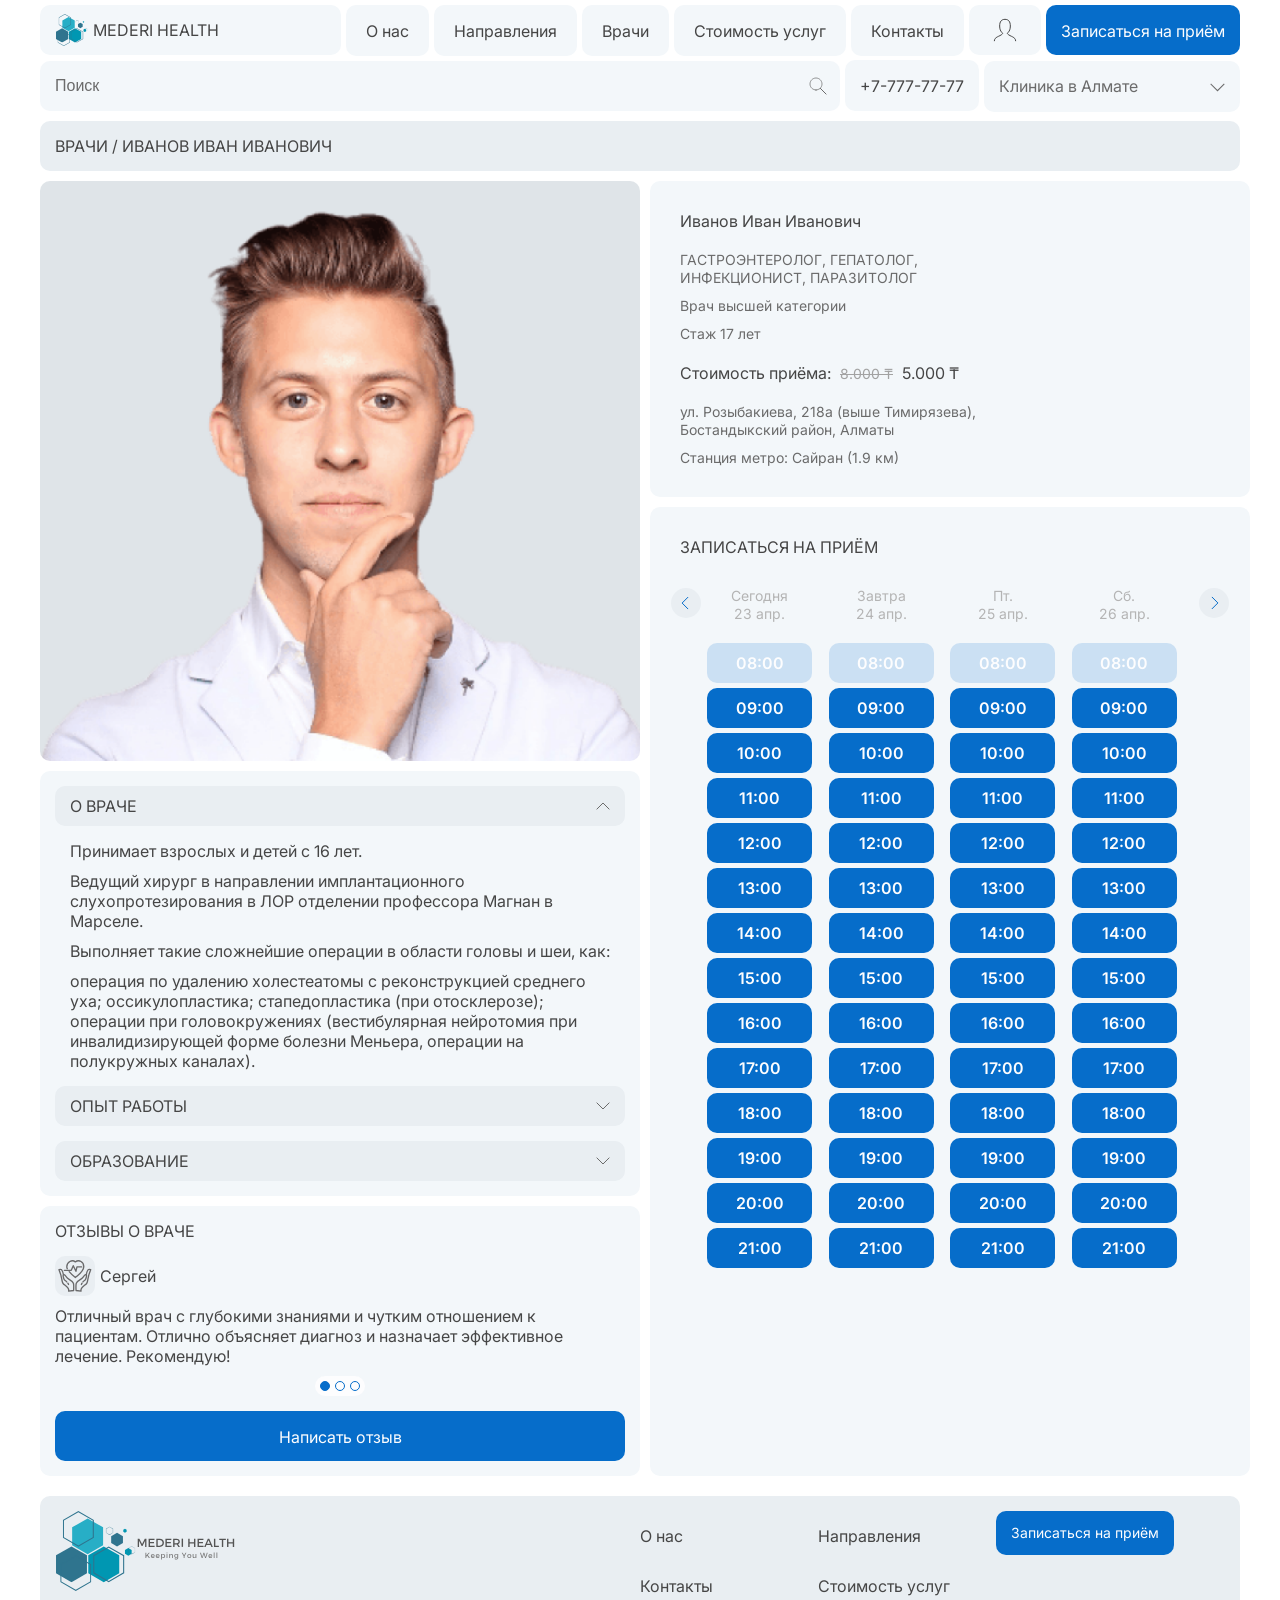
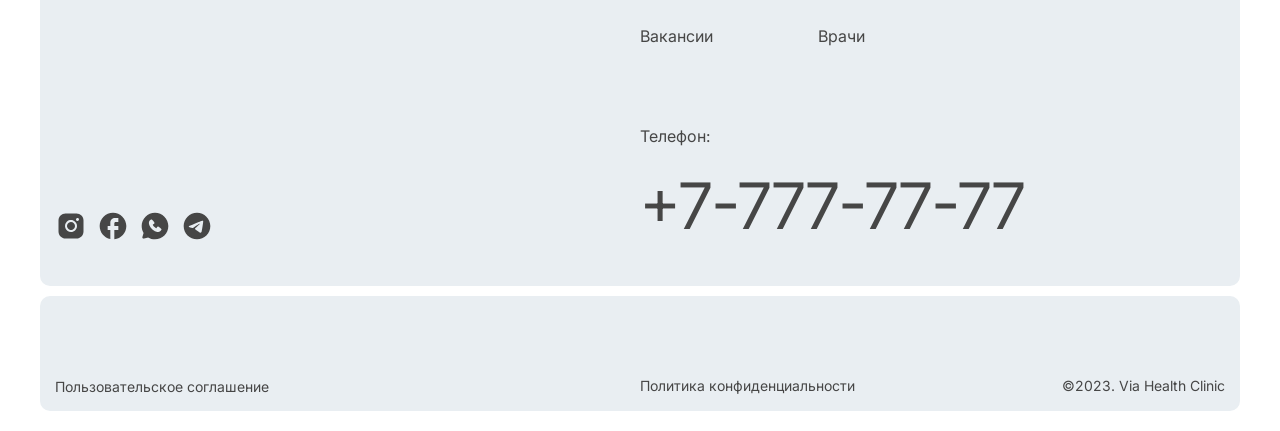
<file: source/doctor.html>
<!DOCTYPE html>
<html lang="ru">
<head>
	<meta charset="UTF-8">
	<meta name="viewport" content="width=device-width, initial-scale=1.0">
	<title>Mederi Health - Страница врача</title>
	<!-- Fonts -->
	<link rel="preconnect" href="https://fonts.googleapis.com">
	<link rel="preconnect" href="https://fonts.gstatic.com" crossorigin>
	<link href="https://fonts.googleapis.com/css2?family=Inter:wght@100;200;300;400;500;600;700;800;900&family=Montserrat:ital,wght@0,100;0,200;0,300;0,400;0,500;0,600;0,700;0,800;0,900;1,400;1,500&display=swap" rel="stylesheet">
	<!-- Custom-select -->
	<link rel="stylesheet"  href="css/custom-select.css">
	<!-- Owl Carousel -->
	<link rel="stylesheet"  href="css/owl.carousel.min.css">
	<link rel="stylesheet"  href="css/owl.theme.default.css">
	<!-- Magnific Popup -->
	<link rel="stylesheet"  href="css/magnific-popup.css">
	<!-- Styles -->
	<link rel="stylesheet"  href="css/main.css">
	<link rel="stylesheet"  href="css/media.css">
</head>
<body>

<!-- Модальное окно. Форма записи -->
<div class="section-modal section-modal__doctor mfp-hide" id="doctor-form">
	<div class="container-modal container-modal__doctor">
		<div class="head-modal">
			<p>ЗАПИСАТЬСЯ НА ПРИЁМ</p>
			<div>
				<img src="media/icons/icon_grey_cross.svg" alt="" class="close-modal">
			</div>
		</div>
		<div class="body-modal">
			<div class="body-modal_row-01">
				<div class="doctor-info">
					<p>Иванов Иван Иванович</p>
					<div>
						<p class="uppercase">ГАСТРОЭНТЕРОЛОГ, ГЕПАТОЛОГ, ИНФЕКЦИОНИСТ, ПАРАЗИТОЛОГ</p>
						<p>Врач высшей категории</p>
						<p>Стаж 17 лет</p>
					</div>
					<p>
						Стоимость приёма: 
						<span class="previous">8.000 ₸</span>
						<span>5.000 ₸</span>
					</p>
					<div>
						<p>ул. Розыбакиева, 218а (выше Тимирязева), Бостандыкский район, Алматы</p>
						<p>Станция метро: Сайран (1.9 км)</p>
					</div>
				</div>
				<div class="doctor-photo__desktop">
					<img src="media/photo.png" alt="">
				</div>
			</div>
			<div class="body-modal_row-02">
				<form class="custom-form custom-form__doctor-form">
					<div class="custom-form__body">
						<div class="custom-select doctor-select">
							<select id="doctor-select">
								<option value="0">Специальность / процедура</option>
								<option value="1">Процедура 01</option>
								<option value="1">Процедура 02</option>
								<option value="1">Процедура 03</option>
							</select>
						</div>
						<div class="input-block date-picker">
							<p>Дата и время приема</p>
							<input type="text" name="data">
						</div>
						<div class="doctor-calendar-mobile">
							<div class="body">
								<span class="navigation-button prev" id="prev__calendar-mobile-slider">
									<img src="media/icons/icon_arrow_calendar.svg" alt="" class="img-svg">
								</span>
								<div class="calendar calendar-mobile-slider owl-carousel owl-theme">
									<div class="day">
										<div class="head">
											<p>Сегодня</p>
											<p>23 апр.</p>
										</div>
										<div class="body">
											<div class="time-list">
												<a href="#" class="time active">
													<span>08:00</span>
												</a>
												<a href="#" class="time">
													<span>09:00</span>
												</a>
												<a href="#" class="time">
													<span>10:00</span>
												</a>
												<a href="#" class="time">
													<span>11:00</span>
												</a>
												<a href="#" class="time">
													<span>12:00</span>
												</a>
												<a href="#" class="time">
													<span>13:00</span>
												</a>
												<a href="#" class="time">
													<span>14:00</span>
												</a>
												<a href="#" class="time">
													<span>15:00</span>
												</a>
												<a href="#" class="time">
													<span>16:00</span>
												</a>
												<a href="#" class="time">
													<span>17:00</span>
												</a>
												<a href="#" class="time">
													<span>18:00</span>
												</a>
												<a href="#" class="time">
													<span>19:00</span>
												</a>
												<a href="#" class="time">
													<span>20:00</span>
												</a>
												<a href="#" class="time">
													<span>21:00</span>
												</a>
											</div>
										</div>
									</div>
									<div class="day">
										<div class="head">
											<p>Завтра</p>
											<p>24 апр.</p>
										</div>
										<div class="body">
											<div class="time-list">
												<a href="#" class="time active">
													<span>08:00</span>
												</a>
												<a href="#" class="time">
													<span>09:00</span>
												</a>
												<a href="#" class="time">
													<span>10:00</span>
												</a>
												<a href="#" class="time">
													<span>11:00</span>
												</a>
												<a href="#" class="time">
													<span>12:00</span>
												</a>
												<a href="#" class="time">
													<span>13:00</span>
												</a>
												<a href="#" class="time">
													<span>14:00</span>
												</a>
												<a href="#" class="time">
													<span>15:00</span>
												</a>
												<a href="#" class="time">
													<span>16:00</span>
												</a>
												<a href="#" class="time">
													<span>17:00</span>
												</a>
												<a href="#" class="time">
													<span>18:00</span>
												</a>
												<a href="#" class="time">
													<span>19:00</span>
												</a>
												<a href="#" class="time">
													<span>20:00</span>
												</a>
												<a href="#" class="time">
													<span>21:00</span>
												</a>
											</div>
										</div>
									</div>
									<div class="day">
										<div class="head">
											<p>Пт.</p>
											<p>25 апр.</p>
										</div>
										<div class="body">
											<div class="time-list">
												<a href="#" class="time active">
													<span>08:00</span>
												</a>
												<a href="#" class="time">
													<span>09:00</span>
												</a>
												<a href="#" class="time">
													<span>10:00</span>
												</a>
												<a href="#" class="time">
													<span>11:00</span>
												</a>
												<a href="#" class="time">
													<span>12:00</span>
												</a>
												<a href="#" class="time">
													<span>13:00</span>
												</a>
												<a href="#" class="time">
													<span>14:00</span>
												</a>
												<a href="#" class="time">
													<span>15:00</span>
												</a>
												<a href="#" class="time">
													<span>16:00</span>
												</a>
												<a href="#" class="time">
													<span>17:00</span>
												</a>
												<a href="#" class="time">
													<span>18:00</span>
												</a>
												<a href="#" class="time">
													<span>19:00</span>
												</a>
												<a href="#" class="time">
													<span>20:00</span>
												</a>
												<a href="#" class="time">
													<span>21:00</span>
												</a>
											</div>
										</div>
									</div>
									<div class="day">
										<div class="head">
											<p>Сб.</p>
											<p>26 апр.</p>
										</div>
										<div class="body">
											<div class="time-list">
												<a href="#" class="time active">
													<span>08:00</span>
												</a>
												<a href="#" class="time">
													<span>09:00</span>
												</a>
												<a href="#" class="time">
													<span>10:00</span>
												</a>
												<a href="#" class="time">
													<span>11:00</span>
												</a>
												<a href="#" class="time">
													<span>12:00</span>
												</a>
												<a href="#" class="time">
													<span>13:00</span>
												</a>
												<a href="#" class="time">
													<span>14:00</span>
												</a>
												<a href="#" class="time">
													<span>15:00</span>
												</a>
												<a href="#" class="time">
													<span>16:00</span>
												</a>
												<a href="#" class="time">
													<span>17:00</span>
												</a>
												<a href="#" class="time">
													<span>18:00</span>
												</a>
												<a href="#" class="time">
													<span>19:00</span>
												</a>
												<a href="#" class="time">
													<span>20:00</span>
												</a>
												<a href="#" class="time">
													<span>21:00</span>
												</a>
											</div>
										</div>
									</div>
									<div class="day">
										<div class="head">
											<p>Вс.</p>
											<p>27 апр.</p>
										</div>
										<div class="body">
											<div class="time-list">
												<a href="#" class="time active">
													<span>08:00</span>
												</a>
												<a href="#" class="time">
													<span>09:00</span>
												</a>
												<a href="#" class="time">
													<span>10:00</span>
												</a>
												<a href="#" class="time">
													<span>11:00</span>
												</a>
												<a href="#" class="time">
													<span>12:00</span>
												</a>
												<a href="#" class="time">
													<span>13:00</span>
												</a>
												<a href="#" class="time">
													<span>14:00</span>
												</a>
												<a href="#" class="time">
													<span>15:00</span>
												</a>
												<a href="#" class="time">
													<span>16:00</span>
												</a>
												<a href="#" class="time">
													<span>17:00</span>
												</a>
												<a href="#" class="time">
													<span>18:00</span>
												</a>
												<a href="#" class="time">
													<span>19:00</span>
												</a>
												<a href="#" class="time">
													<span>20:00</span>
												</a>
												<a href="#" class="time">
													<span>21:00</span>
												</a>
											</div>
										</div>
									</div>
									<div class="day">
										<div class="head">
											<p>Пн.</p>
											<p>28 апр.</p>
										</div>
										<div class="body">
											<div class="time-list">
												<a href="#" class="time active">
													<span>08:00</span>
												</a>
												<a href="#" class="time">
													<span>09:00</span>
												</a>
												<a href="#" class="time">
													<span>10:00</span>
												</a>
												<a href="#" class="time">
													<span>11:00</span>
												</a>
												<a href="#" class="time">
													<span>12:00</span>
												</a>
												<a href="#" class="time">
													<span>13:00</span>
												</a>
												<a href="#" class="time">
													<span>14:00</span>
												</a>
												<a href="#" class="time">
													<span>15:00</span>
												</a>
												<a href="#" class="time">
													<span>16:00</span>
												</a>
												<a href="#" class="time">
													<span>17:00</span>
												</a>
												<a href="#" class="time">
													<span>18:00</span>
												</a>
												<a href="#" class="time">
													<span>19:00</span>
												</a>
												<a href="#" class="time">
													<span>20:00</span>
												</a>
												<a href="#" class="time">
													<span>21:00</span>
												</a>
											</div>
										</div>
									</div>
								</div>
								<span class="navigation-button next" id="next__calendar-mobile-slider">
									<img src="media/icons/icon_arrow_calendar.svg" alt="" class="img-svg">
								</span>
							</div>
						</div>
						<div class="input-block">
							<p>Ваше имя</p>
							<input type="text" name="name">
						</div>
						<div class="input-block">
							<p>ИИН пациента</p>
							<input type="text" name="iin">
						</div>
						<div class="input-block">
							<p>Ваш телефон</p>
							<input type="text" name="phone" class="phone-mask" placeholder="+7(___) ___-____">
							<span>
								На указанный вами номер телефона будет отправлено SMS с кодом подтверждения
							</span>
						</div>
					</div>
					<div class="custom-form__footer">
						<button type="submit" class="button button__middle button__blue">Записаться</button>
					</div>
				</form>
				<div class="doctor-calendar-mobile">
					<div class="body">
						<span class="navigation-button prev" id="prev__calendar-mobile-slider">
							<img src="media/icons/icon_arrow_calendar.svg" alt="" class="img-svg">
						</span>
						<div class="calendar calendar-mobile-slider owl-carousel owl-theme">
							<div class="day">
								<div class="head">
									<p>Сегодня</p>
									<p>23 апр.</p>
								</div>
								<div class="body">
									<div class="time-list">
										<a href="#" class="time active">
											<span>08:00</span>
										</a>
										<a href="#" class="time">
											<span>09:00</span>
										</a>
										<a href="#" class="time">
											<span>10:00</span>
										</a>
										<a href="#" class="time">
											<span>11:00</span>
										</a>
										<a href="#" class="time">
											<span>12:00</span>
										</a>
										<a href="#" class="time">
											<span>13:00</span>
										</a>
										<a href="#" class="time">
											<span>14:00</span>
										</a>
										<a href="#" class="time">
											<span>15:00</span>
										</a>
										<a href="#" class="time">
											<span>16:00</span>
										</a>
										<a href="#" class="time">
											<span>17:00</span>
										</a>
										<a href="#" class="time">
											<span>18:00</span>
										</a>
										<a href="#" class="time">
											<span>19:00</span>
										</a>
										<a href="#" class="time">
											<span>20:00</span>
										</a>
										<a href="#" class="time">
											<span>21:00</span>
										</a>
									</div>
								</div>
							</div>
							<div class="day">
								<div class="head">
									<p>Завтра</p>
									<p>24 апр.</p>
								</div>
								<div class="body">
									<div class="time-list">
										<a href="#" class="time active">
											<span>08:00</span>
										</a>
										<a href="#" class="time">
											<span>09:00</span>
										</a>
										<a href="#" class="time">
											<span>10:00</span>
										</a>
										<a href="#" class="time">
											<span>11:00</span>
										</a>
										<a href="#" class="time">
											<span>12:00</span>
										</a>
										<a href="#" class="time">
											<span>13:00</span>
										</a>
										<a href="#" class="time">
											<span>14:00</span>
										</a>
										<a href="#" class="time">
											<span>15:00</span>
										</a>
										<a href="#" class="time">
											<span>16:00</span>
										</a>
										<a href="#" class="time">
											<span>17:00</span>
										</a>
										<a href="#" class="time">
											<span>18:00</span>
										</a>
										<a href="#" class="time">
											<span>19:00</span>
										</a>
										<a href="#" class="time">
											<span>20:00</span>
										</a>
										<a href="#" class="time">
											<span>21:00</span>
										</a>
									</div>
								</div>
							</div>
							<div class="day">
								<div class="head">
									<p>Пт.</p>
									<p>25 апр.</p>
								</div>
								<div class="body">
									<div class="time-list">
										<a href="#" class="time active">
											<span>08:00</span>
										</a>
										<a href="#" class="time">
											<span>09:00</span>
										</a>
										<a href="#" class="time">
											<span>10:00</span>
										</a>
										<a href="#" class="time">
											<span>11:00</span>
										</a>
										<a href="#" class="time">
											<span>12:00</span>
										</a>
										<a href="#" class="time">
											<span>13:00</span>
										</a>
										<a href="#" class="time">
											<span>14:00</span>
										</a>
										<a href="#" class="time">
											<span>15:00</span>
										</a>
										<a href="#" class="time">
											<span>16:00</span>
										</a>
										<a href="#" class="time">
											<span>17:00</span>
										</a>
										<a href="#" class="time">
											<span>18:00</span>
										</a>
										<a href="#" class="time">
											<span>19:00</span>
										</a>
										<a href="#" class="time">
											<span>20:00</span>
										</a>
										<a href="#" class="time">
											<span>21:00</span>
										</a>
									</div>
								</div>
							</div>
							<div class="day">
								<div class="head">
									<p>Сб.</p>
									<p>26 апр.</p>
								</div>
								<div class="body">
									<div class="time-list">
										<a href="#" class="time active">
											<span>08:00</span>
										</a>
										<a href="#" class="time">
											<span>09:00</span>
										</a>
										<a href="#" class="time">
											<span>10:00</span>
										</a>
										<a href="#" class="time">
											<span>11:00</span>
										</a>
										<a href="#" class="time">
											<span>12:00</span>
										</a>
										<a href="#" class="time">
											<span>13:00</span>
										</a>
										<a href="#" class="time">
											<span>14:00</span>
										</a>
										<a href="#" class="time">
											<span>15:00</span>
										</a>
										<a href="#" class="time">
											<span>16:00</span>
										</a>
										<a href="#" class="time">
											<span>17:00</span>
										</a>
										<a href="#" class="time">
											<span>18:00</span>
										</a>
										<a href="#" class="time">
											<span>19:00</span>
										</a>
										<a href="#" class="time">
											<span>20:00</span>
										</a>
										<a href="#" class="time">
											<span>21:00</span>
										</a>
									</div>
								</div>
							</div>
							<div class="day">
								<div class="head">
									<p>Вс.</p>
									<p>27 апр.</p>
								</div>
								<div class="body">
									<div class="time-list">
										<a href="#" class="time active">
											<span>08:00</span>
										</a>
										<a href="#" class="time">
											<span>09:00</span>
										</a>
										<a href="#" class="time">
											<span>10:00</span>
										</a>
										<a href="#" class="time">
											<span>11:00</span>
										</a>
										<a href="#" class="time">
											<span>12:00</span>
										</a>
										<a href="#" class="time">
											<span>13:00</span>
										</a>
										<a href="#" class="time">
											<span>14:00</span>
										</a>
										<a href="#" class="time">
											<span>15:00</span>
										</a>
										<a href="#" class="time">
											<span>16:00</span>
										</a>
										<a href="#" class="time">
											<span>17:00</span>
										</a>
										<a href="#" class="time">
											<span>18:00</span>
										</a>
										<a href="#" class="time">
											<span>19:00</span>
										</a>
										<a href="#" class="time">
											<span>20:00</span>
										</a>
										<a href="#" class="time">
											<span>21:00</span>
										</a>
									</div>
								</div>
							</div>
							<div class="day">
								<div class="head">
									<p>Пн.</p>
									<p>28 апр.</p>
								</div>
								<div class="body">
									<div class="time-list">
										<a href="#" class="time active">
											<span>08:00</span>
										</a>
										<a href="#" class="time">
											<span>09:00</span>
										</a>
										<a href="#" class="time">
											<span>10:00</span>
										</a>
										<a href="#" class="time">
											<span>11:00</span>
										</a>
										<a href="#" class="time">
											<span>12:00</span>
										</a>
										<a href="#" class="time">
											<span>13:00</span>
										</a>
										<a href="#" class="time">
											<span>14:00</span>
										</a>
										<a href="#" class="time">
											<span>15:00</span>
										</a>
										<a href="#" class="time">
											<span>16:00</span>
										</a>
										<a href="#" class="time">
											<span>17:00</span>
										</a>
										<a href="#" class="time">
											<span>18:00</span>
										</a>
										<a href="#" class="time">
											<span>19:00</span>
										</a>
										<a href="#" class="time">
											<span>20:00</span>
										</a>
										<a href="#" class="time">
											<span>21:00</span>
										</a>
									</div>
								</div>
							</div>
						</div>
						<span class="navigation-button next" id="next__calendar-mobile-slider">
							<img src="media/icons/icon_arrow_calendar.svg" alt="" class="img-svg">
						</span>
					</div>
				</div>
			</div>
		</div>
	</div>
</div>

<!-- Модальное окно. Окно успешной записи -->
<!-- <div class="section-modal section-modal__doctor-confirm mfp-hide" id="doctor-form">
	<div class="container-modal container-modal__doctor-confirm">
		<div class="head-modal">
			<div>
				<img src="media/icons/icon_confirm.svg" alt="">
			</div>
			<p>Вы записаны на приём!</p>
		</div>
		<div class="body-modal">
			<div class="field-block">
				<span>Дата и время:</span>
				<span>21 мая 2023 года, 11:00</span>
			</div>
			<div class="field-block">
				<span>Врач:</span>
				<span>Иванов Иван Иванович</span>
			</div>
			<div class="field-block">
				<span>Специальность:</span>
				<span class="uppercase">ГАСТРОЭНТЕРОЛОГ</span>
			</div>
			<div class="field-block">
				<span>Стоимость</span>
				<span>5.000 ₸</span>
			</div>
			<div class="field-block">
				<span>Адрес:</span>
				<span>ул. Розыбакиева, 218а (выше Тимирязева), Бостандыкский район, Алматы</span>
			</div>
			<div class="field-block">
				<span>Посмотреть все записи можно в <a href="#">личном кабинете</a></span>
				<span></span>
			</div>
			<div class="modal-actions">
				<a href="#" class="button">Отменить запись</a>
				<a href="#" class="button">Главная страница</a>
			</div>
		</div>
	</div>
</div> -->

<!-- Модальное окно. Окно отмены записи -->
<!-- <div class="section-modal section-modal__doctor-confirm mfp-hide" id="doctor-form">
	<div class="container-modal container-modal__doctor-confirm">
		<div class="head-modal">
			<div>
				<img src="media/icons/icon_confirm.svg" alt="">
			</div>
			<p>Вы записаны на приём!</p>
		</div>
		<div class="body-modal">
			<div class="field-block">
				<span>Дата и время:</span>
				<span>21 мая 2023 года, 11:00</span>
			</div>
			<div class="field-block">
				<span>Врач:</span>
				<span>Иванов Иван Иванович</span>
			</div>
			<div class="field-block">
				<span>Специальность:</span>
				<span class="uppercase">ГАСТРОЭНТЕРОЛОГ</span>
			</div>
			<div class="field-block">
				<span>Стоимость</span>
				<span>5.000 ₸</span>
			</div>
			<div class="field-block">
				<span>Адрес:</span>
				<span>ул. Розыбакиева, 218а (выше Тимирязева), Бостандыкский район, Алматы</span>
			</div>
			<div class="field-block">
				<span>Посмотреть все записи можно в <a href="#">личном кабинете</a></span>
				<span></span>
			</div>
			<div class="list">
				<form>
					<div>
						<input type="radio" name="reason" id="reason_01">
						<label for="reason_01">Возникла непредвиденная ситуация</label>
					</div>
					<div>
						<input type="radio" name="reason" id="reason_02">
						<label for="reason_02">Обратился к другому врачу</label>
					</div>
					<div>
						<input type="radio" name="reason" id="reason_03">
						<label for="reason_03">Возникла ошибка при записи</label>
					</div>
					<div>
						<input type="radio" name="reason" id="reason_04">
						<label for="reason_04">Другая причина</label>
					</div>
				</form>
			</div>
			<div class="modal-actions">
				<a href="#" class="button">Отменить запись</a>
				<a href="#" class="button">Главная страница</a>
			</div>
		</div>
	</div>
</div> -->

<!-- Модальное окно. Форма отзыва -->
<div class="section-modal section-modal__doctor-feedback mfp-hide" id="feedback-form">
	<div class="container-modal container-modal__doctor-feedback">
		<div class="head-modal">
			<p>Отзыв о враче</p>
			<div>
				<img src="media/icons/icon_grey_cross.svg" alt="" class="close-modal">
			</div>
		</div>
		<div class="body-modal">
			<div class="doctor-info">
				<p>Иванов Иван Иванович</p>
				<div>
					<p class="uppercase">ГАСТРОЭНТЕРОЛОГ, ГЕПАТОЛОГ, ИНФЕКЦИОНИСТ, ПАРАЗИТОЛОГ</p>
					<p>Врач высшей категории</p>
					<p>Стаж 17 лет</p>
				</div>
				<p>
					Стоимость приёма: 
					<span class="previous">8.000 ₸</span>
					<span>5.000 ₸</span>
				</p>
				<div>
					<p>ул. Розыбакиева, 218а (выше Тимирязева), Бостандыкский район, Алматы</p>
					<p>Станция метро: Сайран (1.9 км)</p>
				</div>
			</div>
			<form class="custom-form custom-form__feedback-form">
				<div class="custom-form__body">
					<div class="input-block date-picker">
						<p>Дата и время приема</p>
						<input type="text" name="data">
					</div>
					<div class="input-block">
						<p>Ваше имя</p>
						<input type="text" name="name">
					</div>
					<div class="input-block">
						<p>Отзыв</p>
						<textarea>
							Текст
						</textarea>
					</div>
					<div class="input-block">
						<p>Ваш телефон</p>
						<input type="text" name="phone" class="phone-mask" placeholder="+7(___) ___-____">
						<span>
							Отзыв о враче будет опубликован  после модерации.
						</span>
					</div>
				</div>
				<div class="custom-form__footer">
					<button type="submit" class="button button__middle button__blue">Отправить</button>
				</div>
			</form>
		</div>
	</div>
</div>

<!-- Модальное окно. Форма отправленного отзыва -->
<!-- <div class="section-modal section-modal__doctor-feedback mfp-hide" id="feedback-form">
	<div class="container-modal container-modal__doctor-feedback">
		<div class="head-modal">
			<p>Отзыв о враче</p>
			<div>
				<img src="media/icons/icon_grey_cross.svg" alt="" class="close-modal">
			</div>
		</div>
		<div class="body-modal">
			<div class="doctor-info">
				<p>Иванов Иван Иванович</p>
				<div>
					<p>
						Благодарим за оставленный отзыв! Отзыв будет опубликован  после модерации.
						Врач высшей категории
						Стаж 17 лет
					</p>
				</div>
			</div>
		</div>
	</div>
</div> -->

<header class="wrapper-full section-header">
	<div class="wrapper-fix wrapper-header">
		<div class="container-header">
			<div class="container-header__row-01">
				<a href="#" class="header-logotype">
					<img src="media/logotype_small.svg" alt="">
					<span>MEDERI HEALTH</span>
				</a>
				<div class="header-menu">
					<ul>
						<li>
							<a href="#">О нас</a>
						</li>
						<li>
							<a href="#">Направления</a>
						</li>
						<li>
							<a href="#">Врачи</a>
						</li>
						<li>
							<a href="#">Стоимость услуг</a>
						</li>
						<li>
							<a href="#">Контакты</a>
						</li>
					</ul>
				</div>
				<a href="#" class="button button__icon">
					<img src="media/icons/icon_profile.svg" alt="">
				</a>
				<a href="#doctor-form" class="button button__middle button__blue open-modal">
					Записаться на приём
				</a>
			</div>
			<div class="container-header__row-02">
				<form class="header-search">
					<input type="text" name="search" class="header-search__input" placeholder="Поиск">
				</form>
				<a href="#" class="header-phone">
					+7-777-77-77
				</a>
				<div class="custom-select header-select">
					<select id="city-select">
						<option value="1">Клиника в Алмате</option>
						<option value="2">Клиника в Астане</option>
						<option value="3">Клиника в Караганде</option>
					</select>
				</div>
			</div>
			<div class="container-header__row-03">
				<a href="#" class="header-logotype">
					<img src="media/logotype_small.svg" alt="">
					<span>MEDERI HEALTH</span>
				</a>
				<div class="header-mobile-menu">
					<img src="media/icons/icon_burger.svg" alt="Menu" class="img-svg">
					<img src="media/icons/icon_close.svg" alt="Close">
				</div>
			</div>
			<div class="container-header__row-04">
				<div class="header-menu">
					<ul>
						<li>
							<a href="#">О нас</a>
						</li>
						<li>
							<a href="#">Направления</a>
						</li>
						<li>
							<a href="#">Врачи</a>
						</li>
						<li>
							<a href="#">Стоимость услуг</a>
						</li>
						<li>
							<a href="#">Контакты</a>
						</li>
						<li>
							<a href="#">Контакты</a>
						</li>
					</ul>
				</div>
				<a href="#" class="button button__icon">
					<img src="media/icons/icon_profile.svg" alt="">
				</a>
				<a href="#doctor-form" class="button button__middle button__blue open-modal">
					Записаться на приём
				</a>
				<a href="#" class="header-phone">
					+7-777-77-77
				</a>
				<div class="custom-select header-select">
					<select id="city-select">
						<option value="1">Клиника в Алмате</option>
						<option value="2">Клиника в Астане</option>
						<option value="3">Клиника в Караганде</option>
					</select>
				</div>
			</div>
		</div>
	</div>
</header>

<section class="wrapper-full section-doctor">
	<div class="wrapper-fix wrapper-doctor">
		<div class="container-doctor">
			<div class="container-doctor__row-01">
				<h2 class="headline headline__middle">Врачи / Иванов Иван Иванович</h2>
			</div>
			<div class="container-doctor__row-02">
				<div class="container-doctor__column-01">
					<div class="doctor-photo__desktop">
						<img src="media/photo.png" alt="">
					</div>
					<div class="doctor-about">
						<div class="doctor-about__tab active">
							<div class="head">
								<p>О ВРАЧЕ</p>
								<img src="media/icons/icon_grey_chevron.svg" alt="">
							</div>
							<div class="body">
								<p>Принимает взрослых и детей с 16 лет.</p>
								<p>Ведущий хирург в направлении имплантационного слухопротезирования в ЛОР отделении профессора Магнан в Марселе.</p>
								<p>Выполняет такие сложнейшие операции в области головы и шеи, как:</p>
								<p>операция по удалению холестеатомы с реконструкцией среднего уха;
									оссикулопластика;
									стапедопластика (при отосклерозе);
									операции при головокружениях (вестибулярная нейротомия при инвалидизирующей форме болезни Меньера, операции на полукружных каналах).
								</p>
							</div>
						</div>
						<div class="doctor-about__tab">
							<div class="head">
								<p>ОПЫТ РАБОТЫ</p>
								<img src="media/icons/icon_grey_chevron.svg" alt="">
							</div>
							<div class="body">
								<p>Принимает взрослых и детей с 16 лет.</p>
								<p>Ведущий хирург в направлении имплантационного слухопротезирования в ЛОР отделении профессора Магнан в Марселе.</p>
								<p>Выполняет такие сложнейшие операции в области головы и шеи, как:</p>
								<p>операция по удалению холестеатомы с реконструкцией среднего уха;
									оссикулопластика;
									стапедопластика (при отосклерозе);
									операции при головокружениях (вестибулярная нейротомия при инвалидизирующей форме болезни Меньера, операции на полукружных каналах).
								</p>
							</div>
						</div>
						<div class="doctor-about__tab">
							<div class="head">
								<p>ОБРАЗОВАНИЕ</p>
								<img src="media/icons/icon_grey_chevron.svg" alt="">
							</div>
							<div class="body">
								<p>Принимает взрослых и детей с 16 лет.</p>
								<p>Ведущий хирург в направлении имплантационного слухопротезирования в ЛОР отделении профессора Магнан в Марселе.</p>
								<p>Выполняет такие сложнейшие операции в области головы и шеи, как:</p>
								<p>операция по удалению холестеатомы с реконструкцией среднего уха;
									оссикулопластика;
									стапедопластика (при отосклерозе);
									операции при головокружениях (вестибулярная нейротомия при инвалидизирующей форме болезни Меньера, операции на полукружных каналах).
								</p>
							</div>
						</div>
					</div>
					<div class="doctor-feedback">
						<div class="head">
							<p>ОТЗЫВЫ О ВРАЧЕ</p>
						</div>
						<div class="body">
							<div class="feedback-slider owl-carousel owl-theme">

								<div class="feedback-slide item">
									<div class="head">
										<div class="icon">
											<img src="media/icons/icon_medicine_01.svg">
										</div>
										<p>Сергей</p>
									</div>
									<div class="body">
										<p>Отличный врач с глубокими знаниями и чутким отношением к пациентам. Отлично объясняет диагноз и назначает эффективное лечение. Рекомендую!</p>
									</div>
								</div>

								<div class="feedback-slide item">
									<div class="head">
										<div class="icon">
											<img src="media/icons/icon_medicine_01.svg">
										</div>
										<p>Сергей</p>
									</div>
									<div class="body">
										<p>Отличный врач с глубокими знаниями и чутким отношением к пациентам. Отлично объясняет диагноз и назначает эффективное лечение. Рекомендую!</p>
										<p>Отличный врач с глубокими знаниями и чутким отношением к пациентам. Отлично объясняет диагноз и назначает эффективное лечение. Рекомендую!</p>
									</div>
								</div>

								<div class="feedback-slide item">
									<div class="head">
										<div class="icon">
											<img src="media/icons/icon_medicine_01.svg">
										</div>
										<p>Сергей</p>
									</div>
									<div class="body">
										<p>Отличный врач с глубокими знаниями и чутким отношением к пациентам. Отлично объясняет диагноз и назначает эффективное лечение. Рекомендую!</p>
									</div>
								</div>

							</div>
						</div>
						<div class="footer">
							<a href="#feedback-form" class="button button__middle button__blue open-modal">Написать отзыв</a>
						</div>
					</div>
				</div>
				<div class="container-doctor__column-02">
					<div class="doctor-photo__mobile">
						<img src="media/photo.png" alt="">
					</div>
					<div class="doctor-info">
						<p>Иванов Иван Иванович</p>
						<div>
							<p class="uppercase">ГАСТРОЭНТЕРОЛОГ, ГЕПАТОЛОГ, ИНФЕКЦИОНИСТ, ПАРАЗИТОЛОГ</p>
							<p>Врач высшей категории</p>
							<p>Стаж 17 лет</p>
						</div>
						<p>
							Стоимость приёма: 
							<span class="previous">8.000 ₸</span>
							<span>5.000 ₸</span>
						</p>
						<div>
							<p>ул. Розыбакиева, 218а (выше Тимирязева), Бостандыкский район, Алматы</p>
							<p>Станция метро: Сайран (1.9 км)</p>
						</div>
					</div>

					<div class="doctor-calendar">
						<div class="head">
							<p>ЗАПИСАТЬСЯ НА ПРИЁМ</p>
						</div>
						<div class="body">
							<span class="navigation-button prev" id="prev__calendar-slider">
								<img src="media/icons/icon_arrow_calendar.svg" alt="" class="img-svg">
							</span>
							<div class="calendar calendar-slider owl-carousel owl-theme">
								<div class="day">
									<div class="head">
										<p>Сегодня</p>
										<p>23 апр.</p>
									</div>
									<div class="body">
										<div class="time-list">
											<a href="#" class="time active">
												<span>08:00</span>
											</a>
											<a href="#" class="time">
												<span>09:00</span>
											</a>
											<a href="#" class="time">
												<span>10:00</span>
											</a>
											<a href="#" class="time">
												<span>11:00</span>
											</a>
											<a href="#" class="time">
												<span>12:00</span>
											</a>
											<a href="#" class="time">
												<span>13:00</span>
											</a>
											<a href="#" class="time">
												<span>14:00</span>
											</a>
											<a href="#" class="time">
												<span>15:00</span>
											</a>
											<a href="#" class="time">
												<span>16:00</span>
											</a>
											<a href="#" class="time">
												<span>17:00</span>
											</a>
											<a href="#" class="time">
												<span>18:00</span>
											</a>
											<a href="#" class="time">
												<span>19:00</span>
											</a>
											<a href="#" class="time">
												<span>20:00</span>
											</a>
											<a href="#" class="time">
												<span>21:00</span>
											</a>
										</div>
									</div>
								</div>
								<div class="day">
									<div class="head">
										<p>Завтра</p>
										<p>24 апр.</p>
									</div>
									<div class="body">
										<div class="time-list">
											<a href="#" class="time active">
												<span>08:00</span>
											</a>
											<a href="#" class="time">
												<span>09:00</span>
											</a>
											<a href="#" class="time">
												<span>10:00</span>
											</a>
											<a href="#" class="time">
												<span>11:00</span>
											</a>
											<a href="#" class="time">
												<span>12:00</span>
											</a>
											<a href="#" class="time">
												<span>13:00</span>
											</a>
											<a href="#" class="time">
												<span>14:00</span>
											</a>
											<a href="#" class="time">
												<span>15:00</span>
											</a>
											<a href="#" class="time">
												<span>16:00</span>
											</a>
											<a href="#" class="time">
												<span>17:00</span>
											</a>
											<a href="#" class="time">
												<span>18:00</span>
											</a>
											<a href="#" class="time">
												<span>19:00</span>
											</a>
											<a href="#" class="time">
												<span>20:00</span>
											</a>
											<a href="#" class="time">
												<span>21:00</span>
											</a>
										</div>
									</div>
								</div>
								<div class="day">
									<div class="head">
										<p>Пт.</p>
										<p>25 апр.</p>
									</div>
									<div class="body">
										<div class="time-list">
											<a href="#" class="time active">
												<span>08:00</span>
											</a>
											<a href="#" class="time">
												<span>09:00</span>
											</a>
											<a href="#" class="time">
												<span>10:00</span>
											</a>
											<a href="#" class="time">
												<span>11:00</span>
											</a>
											<a href="#" class="time">
												<span>12:00</span>
											</a>
											<a href="#" class="time">
												<span>13:00</span>
											</a>
											<a href="#" class="time">
												<span>14:00</span>
											</a>
											<a href="#" class="time">
												<span>15:00</span>
											</a>
											<a href="#" class="time">
												<span>16:00</span>
											</a>
											<a href="#" class="time">
												<span>17:00</span>
											</a>
											<a href="#" class="time">
												<span>18:00</span>
											</a>
											<a href="#" class="time">
												<span>19:00</span>
											</a>
											<a href="#" class="time">
												<span>20:00</span>
											</a>
											<a href="#" class="time">
												<span>21:00</span>
											</a>
										</div>
									</div>
								</div>
								<div class="day">
									<div class="head">
										<p>Сб.</p>
										<p>26 апр.</p>
									</div>
									<div class="body">
										<div class="time-list">
											<a href="#" class="time active">
												<span>08:00</span>
											</a>
											<a href="#" class="time">
												<span>09:00</span>
											</a>
											<a href="#" class="time">
												<span>10:00</span>
											</a>
											<a href="#" class="time">
												<span>11:00</span>
											</a>
											<a href="#" class="time">
												<span>12:00</span>
											</a>
											<a href="#" class="time">
												<span>13:00</span>
											</a>
											<a href="#" class="time">
												<span>14:00</span>
											</a>
											<a href="#" class="time">
												<span>15:00</span>
											</a>
											<a href="#" class="time">
												<span>16:00</span>
											</a>
											<a href="#" class="time">
												<span>17:00</span>
											</a>
											<a href="#" class="time">
												<span>18:00</span>
											</a>
											<a href="#" class="time">
												<span>19:00</span>
											</a>
											<a href="#" class="time">
												<span>20:00</span>
											</a>
											<a href="#" class="time">
												<span>21:00</span>
											</a>
										</div>
									</div>
								</div>
								<div class="day">
									<div class="head">
										<p>Вс.</p>
										<p>27 апр.</p>
									</div>
									<div class="body">
										<div class="time-list">
											<a href="#" class="time active">
												<span>08:00</span>
											</a>
											<a href="#" class="time">
												<span>09:00</span>
											</a>
											<a href="#" class="time">
												<span>10:00</span>
											</a>
											<a href="#" class="time">
												<span>11:00</span>
											</a>
											<a href="#" class="time">
												<span>12:00</span>
											</a>
											<a href="#" class="time">
												<span>13:00</span>
											</a>
											<a href="#" class="time">
												<span>14:00</span>
											</a>
											<a href="#" class="time">
												<span>15:00</span>
											</a>
											<a href="#" class="time">
												<span>16:00</span>
											</a>
											<a href="#" class="time">
												<span>17:00</span>
											</a>
											<a href="#" class="time">
												<span>18:00</span>
											</a>
											<a href="#" class="time">
												<span>19:00</span>
											</a>
											<a href="#" class="time">
												<span>20:00</span>
											</a>
											<a href="#" class="time">
												<span>21:00</span>
											</a>
										</div>
									</div>
								</div>
								<div class="day">
									<div class="head">
										<p>Пн.</p>
										<p>28 апр.</p>
									</div>
									<div class="body">
										<div class="time-list">
											<a href="#" class="time active">
												<span>08:00</span>
											</a>
											<a href="#" class="time">
												<span>09:00</span>
											</a>
											<a href="#" class="time">
												<span>10:00</span>
											</a>
											<a href="#" class="time">
												<span>11:00</span>
											</a>
											<a href="#" class="time">
												<span>12:00</span>
											</a>
											<a href="#" class="time">
												<span>13:00</span>
											</a>
											<a href="#" class="time">
												<span>14:00</span>
											</a>
											<a href="#" class="time">
												<span>15:00</span>
											</a>
											<a href="#" class="time">
												<span>16:00</span>
											</a>
											<a href="#" class="time">
												<span>17:00</span>
											</a>
											<a href="#" class="time">
												<span>18:00</span>
											</a>
											<a href="#" class="time">
												<span>19:00</span>
											</a>
											<a href="#" class="time">
												<span>20:00</span>
											</a>
											<a href="#" class="time">
												<span>21:00</span>
											</a>
										</div>
									</div>
								</div>
							</div>
							<span class="navigation-button next" id="next__calendar-slider">
								<img src="media/icons/icon_arrow_calendar.svg" alt="" class="img-svg">
							</span>
						</div>
					</div>

				</div>
			</div>
		</div>
	</div>
</section>

<footer class="wrapper-full section-footer">
	<div class="wrapper-fix wrapper-footer">
		<div class="container-footer">
			<div class="container-footer__row-01">
				<div class="container-footer__column-01">
					<div>
						<img src="media/logotype_large.svg" alt="">
					</div>
					<div class="footer__social-media">
						<a href="#">
							<img src="media/icons/icon_instagram.svg" alt="">
						</a>
						<a href="#">
							<img src="media/icons/icon_facebook.svg" alt="">
						</a>
						<a href="#">
							<img src="media/icons/icon_whatsapp.svg" alt="">
						</a>
						<a href="#">
							<img src="media/icons/icon_telegram.svg" alt="">
						</a>
					</div>
				</div>
				<div class="container-footer__column-02">
					<div class="footer__menu">
						<ul>
							<li>
								<a href="#">О нас</a>
							</li>
							<li>
								<a href="#">Контакты</a>
							</li>
							<li>
								<a href="#">Вакансии</a>
							</li>
						</ul>
						<ul>
							<li>
								<a href="#">Направления</a>
							</li>
							<li>
								<a href="#">Стоимость услуг</a>
							</li>
							<li>
								<a href="#">Врачи</a>
							</li>
						</ul>
						<a href="#" class="button button__small button__blue ">
							Записаться на приём
						</a>
					</div>
					<div>
						<span>Телефон:</span>
						<p>
							<a href="tel: +7-777-77-77">+7-777-77-77</a>
						</p>
					</div>
				</div>
			</div>
			<div class="container-footer__row-02">
				<div>
					<a href="#">Пользовательское соглашение</a>
				</div>
				<div>
					<a href="#">Политика конфиденциальности</a>
					<span>©2023. Via Health Clinic</span>
				</div>
			</div>
			<div class="container-footer__row-03">
				<div>
					<img src="media/logotype_large.svg" alt="">
				</div>
				<div>
					<a href="#doctor-form" class="button button__small button__blue open-modal">
						Записаться на приём
					</a>
				</div>
				<div class="footer__menu">
					<ul>
						<li>
							<a href="#">О нас</a>
						</li>
						<li>
							<a href="#">Контакты</a>
						</li>
						<li>
							<a href="#">Вакансии</a>
						</li>
					</ul>
				</div>
				<div class="footer__menu">
					<ul>
						<li>
							<a href="#">Направления</a>
						</li>
						<li>
							<a href="#">Стоимость услуг</a>
						</li>
						<li>
							<a href="#">Врачи</a>
						</li>
					</ul>
				</div>
				<div>
					<span>Телефон:</span>
					<p>
						<a href="tel: +7-777-77-77">+7-777-77-77</a>
					</p>
				</div>
				<div class="footer__social-media">
					<a href="#">
						<img src="media/icons/icon_instagram.svg" alt="">
					</a>
					<a href="#">
						<img src="media/icons/icon_facebook.svg" alt="">
					</a>
					<a href="#">
						<img src="media/icons/icon_whatsapp.svg" alt="">
					</a>
					<a href="#">
						<img src="media/icons/icon_telegram.svg" alt="">
					</a>
				</div>
			</div>
			<div class="container-footer__row-04">
				<div>
					<img src="media/logotype_large.svg" alt="">
				</div>
				<div class="footer__menu">
					<ul>
						<li>
							<a href="#">О нас</a>
						</li>
						<li>
							<a href="#">Контакты</a>
						</li>
						<li>
							<a href="#">Вакансии</a>
						</li>
					</ul>
					<ul>
						<li>
							<a href="#">Направления</a>
						</li>
						<li>
							<a href="#">Стоимость услуг</a>
						</li>
						<li>
							<a href="#">Врачи</a>
						</li>
					</ul>
				</div>
				<div>
					<a href="#doctor-form" class="button button__small button__blue open-modal">
						Записаться на приём
					</a>
				</div>
				<div>
					<span>Телефон:</span>
					<p>
						<a href="tel: +7-777-77-77">+7-777-77-77</a>
					</p>
				</div>
				<div class="footer__social-media">
					<a href="#">
						<img src="media/icons/icon_instagram.svg" alt="">
					</a>
					<a href="#">
						<img src="media/icons/icon_facebook.svg" alt="">
					</a>
					<a href="#">
						<img src="media/icons/icon_whatsapp.svg" alt="">
					</a>
					<a href="#">
						<img src="media/icons/icon_telegram.svg" alt="">
					</a>
				</div>
			</div>
		</div>
	</div>
</footer>

<!-- jQuery -->
<script src="https://ajax.googleapis.com/ajax/libs/jquery/3.6.0/jquery.min.js"></script>
<!-- Owl Carousel -->
<script src="script/owl.carousel.min.js"></script>
<!-- Custom-select.js -->
<script src="script/custom-select.min.js"></script>
<!-- Magnific Popup -->
<script src="script/magnific-popup.js"></script>
<!-- jQuery.Maskedinput -->
<script src="script/jquery.maskedinput.min.js"></script>

<!-- JavaScript -->
<script src="script/javascript.js"></script>

</body>
</html>
</file>
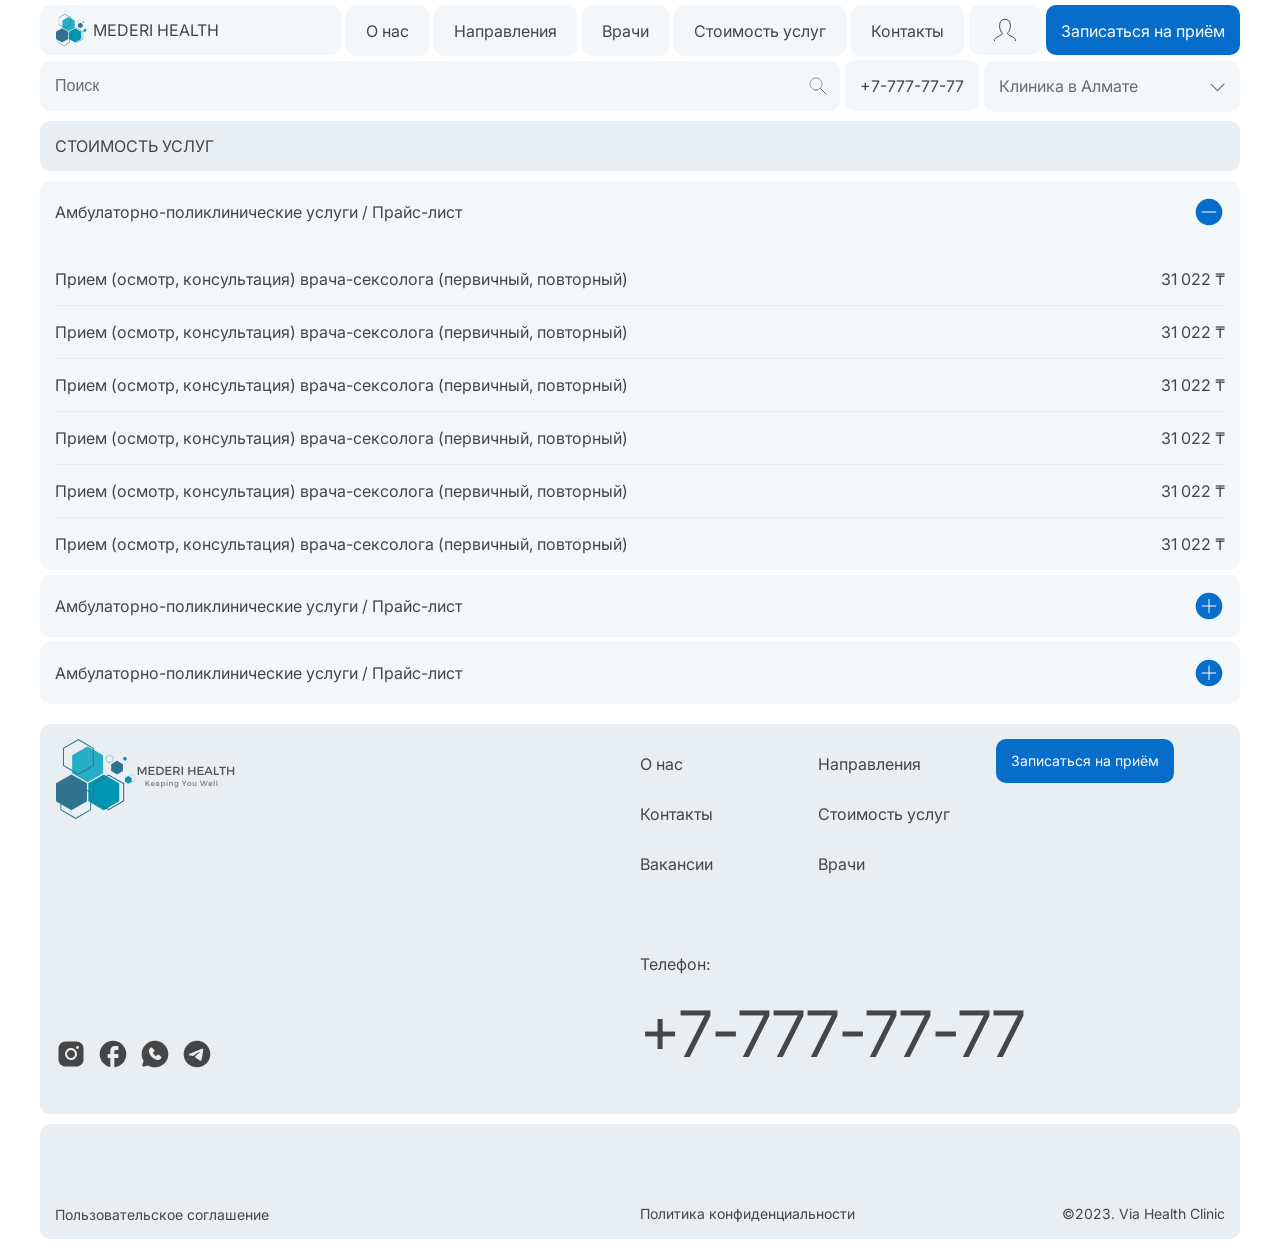
<file: source/price.html>
<!DOCTYPE html>
<html lang="ru">
<head>
	<meta charset="UTF-8">
	<meta name="viewport" content="width=device-width, initial-scale=1.0">
	<title>Mederi Health - Стоимость услуг</title>
	<!-- Fonts -->
	<link rel="preconnect" href="https://fonts.googleapis.com">
	<link rel="preconnect" href="https://fonts.gstatic.com" crossorigin>
	<link href="https://fonts.googleapis.com/css2?family=Inter:wght@100;200;300;400;500;600;700;800;900&family=Montserrat:ital,wght@0,100;0,200;0,300;0,400;0,500;0,600;0,700;0,800;0,900;1,400;1,500&display=swap" rel="stylesheet">
	<!-- Custom-select -->
	<link rel="stylesheet"  href="css/custom-select.css">
	<!-- Owl Carousel -->
	<link rel="stylesheet"  href="css/owl.carousel.min.css">
	<link rel="stylesheet"  href="css/owl.theme.default.css">
	<!-- Magnific Popup -->
	<link rel="stylesheet"  href="css/magnific-popup.css">
	<!-- Styles -->
	<link rel="stylesheet"  href="css/main.css">
	<link rel="stylesheet"  href="css/media.css">
</head>
<body>

<header class="wrapper-full section-header">
	<div class="wrapper-fix wrapper-header">
		<div class="container-header">
			<div class="container-header__row-01">
				<a href="#" class="header-logotype">
					<img src="media/logotype_small.svg" alt="">
					<span>MEDERI HEALTH</span>
				</a>
				<div class="header-menu">
					<ul>
						<li>
							<a href="#">О нас</a>
						</li>
						<li>
							<a href="#">Направления</a>
						</li>
						<li>
							<a href="#">Врачи</a>
						</li>
						<li>
							<a href="#">Стоимость услуг</a>
						</li>
						<li>
							<a href="#">Контакты</a>
						</li>
					</ul>
				</div>
				<a href="#" class="button button__icon">
					<img src="media/icons/icon_profile.svg" alt="">
				</a>
				<a href="#" class="button button__middle button__blue ">
					Записаться на приём
				</a>
			</div>
			<div class="container-header__row-02">
				<form class="header-search">
					<input type="text" name="search" class="header-search__input" placeholder="Поиск">
				</form>
				<a href="#" class="header-phone">
					+7-777-77-77
				</a>
				<div class="custom-select header-select">
					<select id="city-select">
						<option value="1">Клиника в Алмате</option>
						<option value="2">Клиника в Астане</option>
						<option value="3">Клиника в Караганде</option>
					</select>
				</div>
			</div>
			<div class="container-header__row-03">
				<a href="#" class="header-logotype">
					<img src="media/logotype_small.svg" alt="">
					<span>MEDERI HEALTH</span>
				</a>
				<div class="header-mobile-menu">
					<img src="media/icons/icon_burger.svg" alt="Menu" class="img-svg">
					<img src="media/icons/icon_close.svg" alt="Close">
				</div>
			</div>
			<div class="container-header__row-04">
				<div class="header-menu">
					<ul>
						<li>
							<a href="#">О нас</a>
						</li>
						<li>
							<a href="#">Направления</a>
						</li>
						<li>
							<a href="#">Врачи</a>
						</li>
						<li>
							<a href="#">Стоимость услуг</a>
						</li>
						<li>
							<a href="#">Контакты</a>
						</li>
						<li>
							<a href="#">Контакты</a>
						</li>
					</ul>
				</div>
				<a href="#" class="button button__icon">
					<img src="media/icons/icon_profile.svg" alt="">
				</a>
				<a href="#" class="button button__middle button__blue ">
					Записаться на приём
				</a>
				<a href="#" class="header-phone">
					+7-777-77-77
				</a>
				<div class="custom-select header-select">
					<select id="city-select">
						<option value="1">Клиника в Алмате</option>
						<option value="2">Клиника в Астане</option>
						<option value="3">Клиника в Караганде</option>
					</select>
				</div>
			</div>
		</div>
	</div>
</header>

<section class="wrapper-full section-price">
	<div class="wrapper-fix wrapper-price">
		<div class="container-price">
			<div class="container-price__row-01">
				<h2 class="headline headline__middle">Стоимость услуг</h2>
			</div>
			<div class="container-price__row-02">
				<div class="price-list">
					<div class="price-list__tab active">
						<div class="head">
							<p>Амбулаторно-поликлинические услуги /  Прайс-лист</p>
							<span class="icon"></span>
						</div>
						<div class="body">
							<div class="row">
								<p>Прием (осмотр, консультация) врача-сексолога (первичный, повторный)</p>
								<p>31 022 ₸</p>
							</div>
							<div class="row">
								<p>Прием (осмотр, консультация) врача-сексолога (первичный, повторный)</p>
								<p>31 022 ₸</p>
							</div>
							<div class="row">
								<p>Прием (осмотр, консультация) врача-сексолога (первичный, повторный)</p>
								<p>31 022 ₸</p>
							</div>
							<div class="row">
								<p>Прием (осмотр, консультация) врача-сексолога (первичный, повторный)</p>
								<p>31 022 ₸</p>
							</div>
							<div class="row">
								<p>Прием (осмотр, консультация) врача-сексолога (первичный, повторный)</p>
								<p>31 022 ₸</p>
							</div>
							<div class="row">
								<p>Прием (осмотр, консультация) врача-сексолога (первичный, повторный)</p>
								<p>31 022 ₸</p>
							</div>
						</div>
					</div>
					<div class="price-list__tab">
						<div class="head">
							<p>Амбулаторно-поликлинические услуги /  Прайс-лист</p>
							<span class="icon"></span>
						</div>
						<div class="body">
							<div class="row">
								<p>Прием (осмотр, консультация) врача-сексолога (первичный, повторный)</p>
								<p>31 022 ₸</p>
							</div>
							<div class="row">
								<p>Прием (осмотр, консультация) врача-сексолога (первичный, повторный)</p>
								<p>31 022 ₸</p>
							</div>
							<div class="row">
								<p>Прием (осмотр, консультация) врача-сексолога (первичный, повторный)</p>
								<p>31 022 ₸</p>
							</div>
							<div class="row">
								<p>Прием (осмотр, консультация) врача-сексолога (первичный, повторный)</p>
								<p>31 022 ₸</p>
							</div>
							<div class="row">
								<p>Прием (осмотр, консультация) врача-сексолога (первичный, повторный)</p>
								<p>31 022 ₸</p>
							</div>
							<div class="row">
								<p>Прием (осмотр, консультация) врача-сексолога (первичный, повторный)</p>
								<p>31 022 ₸</p>
							</div>
						</div>
					</div>
					<div class="price-list__tab">
						<div class="head">
							<p>Амбулаторно-поликлинические услуги /  Прайс-лист</p>
							<span class="icon"></span>
						</div>
						<div class="body">
							<div class="row">
								<p>Прием (осмотр, консультация) врача-сексолога (первичный, повторный)</p>
								<p>31 022 ₸</p>
							</div>
							<div class="row">
								<p>Прием (осмотр, консультация) врача-сексолога (первичный, повторный)</p>
								<p>31 022 ₸</p>
							</div>
							<div class="row">
								<p>Прием (осмотр, консультация) врача-сексолога (первичный, повторный)</p>
								<p>31 022 ₸</p>
							</div>
							<div class="row">
								<p>Прием (осмотр, консультация) врача-сексолога (первичный, повторный)</p>
								<p>31 022 ₸</p>
							</div>
							<div class="row">
								<p>Прием (осмотр, консультация) врача-сексолога (первичный, повторный)</p>
								<p>31 022 ₸</p>
							</div>
							<div class="row">
								<p>Прием (осмотр, консультация) врача-сексолога (первичный, повторный)</p>
								<p>31 022 ₸</p>
							</div>
						</div>
					</div>
				</div>
			</div>
		</div>
	</div>
</section>

<footer class="wrapper-full section-footer">
	<div class="wrapper-fix wrapper-footer">
		<div class="container-footer">
			<div class="container-footer__row-01">
				<div class="container-footer__column-01">
					<div>
						<img src="media/logotype_large.svg" alt="">
					</div>
					<div class="footer__social-media">
						<a href="#">
							<img src="media/icons/icon_instagram.svg" alt="">
						</a>
						<a href="#">
							<img src="media/icons/icon_facebook.svg" alt="">
						</a>
						<a href="#">
							<img src="media/icons/icon_whatsapp.svg" alt="">
						</a>
						<a href="#">
							<img src="media/icons/icon_telegram.svg" alt="">
						</a>
					</div>
				</div>
				<div class="container-footer__column-02">
					<div class="footer__menu">
						<ul>
							<li>
								<a href="#">О нас</a>
							</li>
							<li>
								<a href="#">Контакты</a>
							</li>
							<li>
								<a href="#">Вакансии</a>
							</li>
						</ul>
						<ul>
							<li>
								<a href="#">Направления</a>
							</li>
							<li>
								<a href="#">Стоимость услуг</a>
							</li>
							<li>
								<a href="#">Врачи</a>
							</li>
						</ul>
						<a href="#" class="button button__small button__blue ">
							Записаться на приём
						</a>
					</div>
					<div>
						<span>Телефон:</span>
						<p>
							<a href="tel: +7-777-77-77">+7-777-77-77</a>
						</p>
					</div>
				</div>
			</div>
			<div class="container-footer__row-02">
				<div>
					<a href="#">Пользовательское соглашение</a>
				</div>
				<div>
					<a href="#">Политика конфиденциальности</a>
					<span>©2023. Via Health Clinic</span>
				</div>
			</div>
			<div class="container-footer__row-03">
				<div>
					<img src="media/logotype_large.svg" alt="">
				</div>
				<div>
					<a href="#" class="button button__small button__blue ">
						Записаться на приём
					</a>
				</div>
				<div class="footer__menu">
					<ul>
						<li>
							<a href="#">О нас</a>
						</li>
						<li>
							<a href="#">Контакты</a>
						</li>
						<li>
							<a href="#">Вакансии</a>
						</li>
					</ul>
				</div>
				<div class="footer__menu">
					<ul>
						<li>
							<a href="#">Направления</a>
						</li>
						<li>
							<a href="#">Стоимость услуг</a>
						</li>
						<li>
							<a href="#">Врачи</a>
						</li>
					</ul>
				</div>
				<div>
					<span>Телефон:</span>
					<p>
						<a href="tel: +7-777-77-77">+7-777-77-77</a>
					</p>
				</div>
				<div class="footer__social-media">
					<a href="#">
						<img src="media/icons/icon_instagram.svg" alt="">
					</a>
					<a href="#">
						<img src="media/icons/icon_facebook.svg" alt="">
					</a>
					<a href="#">
						<img src="media/icons/icon_whatsapp.svg" alt="">
					</a>
					<a href="#">
						<img src="media/icons/icon_telegram.svg" alt="">
					</a>
				</div>
			</div>
			<div class="container-footer__row-04">
				<div>
					<img src="media/logotype_large.svg" alt="">
				</div>
				<div class="footer__menu">
					<ul>
						<li>
							<a href="#">О нас</a>
						</li>
						<li>
							<a href="#">Контакты</a>
						</li>
						<li>
							<a href="#">Вакансии</a>
						</li>
					</ul>
					<ul>
						<li>
							<a href="#">Направления</a>
						</li>
						<li>
							<a href="#">Стоимость услуг</a>
						</li>
						<li>
							<a href="#">Врачи</a>
						</li>
					</ul>
				</div>
				<div>
					<a href="#" class="button button__small button__blue ">
						Записаться на приём
					</a>
				</div>
				<div>
					<span>Телефон:</span>
					<p>
						<a href="tel: +7-777-77-77">+7-777-77-77</a>
					</p>
				</div>
				<div class="footer__social-media">
					<a href="#">
						<img src="media/icons/icon_instagram.svg" alt="">
					</a>
					<a href="#">
						<img src="media/icons/icon_facebook.svg" alt="">
					</a>
					<a href="#">
						<img src="media/icons/icon_whatsapp.svg" alt="">
					</a>
					<a href="#">
						<img src="media/icons/icon_telegram.svg" alt="">
					</a>
				</div>
			</div>
		</div>
	</div>
</footer>

<!-- jQuery -->
<script src="https://ajax.googleapis.com/ajax/libs/jquery/3.6.0/jquery.min.js"></script>
<!-- Owl Carousel -->
<script src="script/owl.carousel.min.js"></script>
<!-- Custom-select.js -->
<script src="script/custom-select.min.js"></script>
<!-- Magnific Popup -->
<script src="script/magnific-popup.js"></script>
<!-- jQuery.Maskedinput -->
<script src="script/jquery.maskedinput.min.js"></script>

<!-- JavaScript -->
<script src="script/javascript.js"></script>

</body>
</html>
</file>
<file: source/css/custom-select.css>
.custom-select-container {
  position: relative;
  box-sizing: border-box;;
}
.custom-select-container * {
  box-sizing: border-box;
}
.custom-select-container.is-disabled {
  opacity: .333;
}
.custom-select-opener {
  background-color: #ccc;
  padding: 0.5em;
  display: block;
  cursor: pointer;
  width: 100%;
}
.custom-select-container select {
  visibility: hidden;
  position: absolute;
  top: 0;
  left: 0;
}
.custom-select-panel {
  max-height: 0;
  transition: max-height .5s ease-out, overflow-y 0.1s 0.5s;
  overflow: hidden;
  background-color: #e9e9e9;
  position: absolute;
  top: 100%;
  z-index: 1;
  width: 100%;
}
.custom-select-container.is-open .custom-select-panel {
  max-height: 10.7em;
  overflow-y: auto
}
.custom-select-option {
  padding: 0.5em;
}
.custom-select-option.has-focus {
  background-color: LightBlue;
}
.custom-select-option.is-selected::before {
  content: "✔";
  padding-right: 0.5em;
}
.custom-select-optgroup > .custom-select-option {
  padding-left: 2em;
}
.custom-select-optgroup::before {
  content: attr(data-label);
  display: block;
  padding: 0.5em;
  color: #888;
}
</file>
<file: source/css/main.css>
:root {
  --font-family-primary: "Inter";
  --bg-white: #FDFDFE;
  --bg-ultra-light-grey: #F3F7FA;
  --bg-light-grey: #E9EEF2;
  --font-grey: #A2A2A2;
  --font-medium-grey: #6B6B6B;
  --font-dark-grey: #464646;
  --font-blue: #066DCA;
  --font-white: #FDFDFE;
  --bt-ultra-light-grey: #F3F7FA;
  --bt-light-blue: #D3E3F3;
  --bt-blue: #066DCA;
  --elements-white: #FDFDFE;
  --elements-ultra-light-grey: #F3F7FA;
  --elements-light-grey: #E9EEF2;
  --elements-dark-grey: #464646;
  --elements-light-blue: #D3E3F3;
  --elements-blue: #066DCA;
  --color-grey-00: #FDFDFE;
  --color-grey-20: #D8D8D9;
  --color-grey-40: #B4B4B4;
  --color-grey-60: #8F8F90;
  --color-grey-80: #6B6B6B;
  --color-grey-100: #464646;
  --color-grey-dark: #3C3C3C;
  --color-blue-00: #FDFDFE;
  --color-blue-20: #CBE0F3;
  --color-blue-40: #9AC4E9;
  --color-blue-60: #69A6DF;
  --color-blue-80: #388AD5;
  --color-blue-100: #066DCA;
  --color-blue-dark: #0059B6;
}

/* BASE STYLE SETTINGS START: */
* {
  padding: 0px;
  margin: 0px;
  box-sizing: border-box;
}

html {
  overflow-x: hidden;
}

body {
  font-family: var(--font-family-primary);
  scroll-behavior: smooth;
  -webkit-font-smoothing: antialiased;
}

/* BASE STYLE SETTINGS END. */
/* WRAPPER STYLE SETTINGS START: */
.wrapper-full {
  width: 100%;
  margin: 0px auto;
  padding: 0px 0px;
}

.wrapper-fix {
  width: 100%;
  max-width: 1240px;
  margin: 0px auto;
  padding: 0px 20px;
}

/* WRAPPER STYLE SETTINGS END. */
/* UI STYLE SETTINGS START: */
/* Buttons style settings start: */
.button {
  display: inline-block;
  text-decoration: none;
  font-weight: 400;
  border-radius: 10px;
  transition-duration: 0.2s;
}
.button:focus {
  outline: 1px solid var(--color-grey-80);
}
.button__middle {
  height: 50px;
  font-size: 16px;
  line-height: 20px;
  padding: 15.5px 15px;
}
.button__small {
  height: 44px;
  font-size: 14px;
  line-height: 18px;
  padding: 12.5px 15px;
}
.button__blue {
  color: var(--font-white);
  background-color: var(--bt-blue);
}
.button__blue:hover {
  background-color: var(--color-blue-dark);
}
.button__gray {
  color: var(--font-dark-grey);
  background-color: var(--bg-ultra-light-grey);
}
.button__gray:hover {
  color: var(--color-grey-dark);
}
.button__combined {
  color: var(--font-blue);
  background-color: var(--bt-light-blue);
  display: inline-flex;
  align-items: center;
  column-gap: 5px;
  padding: 9.5px 15px;
}
.button__combined .img-svg path:not([stroke-linecap]) {
  stroke: var(--bt-blue);
}
.button__combined:hover {
  color: var(--color-blue-dark);
}
.button__combined:hover .img-svg path:not([stroke-linecap]) {
  stroke: var(--color-blue-dark);
}
.button__icon {
  background-color: var(--bg-ultra-light-grey);
  display: flex;
  justify-content: center;
  align-items: center;
  padding: 13px 24px;
}

/* Buttons style settings end. */
/* Titles style settings start: */
.headline {
  font-weight: 400;
  color: var(--font-dark-grey);
  text-transform: uppercase;
  background-color: var(--bg-light-grey);
  border-radius: 10px;
}
.headline__middle {
  font-size: 16px;
  line-height: 20px;
  padding: 15px 15px;
}
.headline__small {
  font-size: 14px;
  line-height: 18px;
  padding: 11px 15px;
}

/* Titles style settings end. */
/* Slider navigation style settings start: */
.slider-navigation {
  display: flex;
  flex-direction: row;
  align-items: center;
  column-gap: 10px;
}
.slider-navigation span {
  width: 50px;
  height: 50px;
  cursor: pointer;
  transition-duration: 0.2s;
}
.slider-navigation span.prev {
  transform: rotate(180deg);
}
.slider-navigation span.next {
  transform: rotate(0deg);
}
.slider-navigation span .img-svg path {
  stroke: var(--bt-blue);
}
.slider-navigation span:hover .img-svg path {
  stroke: var(--color-blue-dark);
}

/* Slider navigation style settings end. */
/* Page pagination style settings start: */
.page-pagination {
  display: flex;
  align-items: center;
  column-gap: 10px;
}
.page-pagination .arrow {
  width: 30px;
  height: 30px;
  display: flex;
  justify-content: center;
  align-items: center;
  text-decoration: none;
  border-radius: 4px;
  cursor: pointer;
  transition-duration: 0.3s;
}
.page-pagination .arrow:focus {
  outline: 1px solid var(--color-grey-80);
}
.page-pagination .arrow:hover {
  background-color: var(--font-white);
}
.page-pagination .arrow:hover .img-svg path {
  stroke: var(--bt-blue);
}
.page-pagination .arrow.disable .img-svg path {
  stroke: var(--color-grey-40);
}
.page-pagination .arrow.disable:hover .img-svg path {
  stroke: var(--color-grey-40);
}
.page-pagination .arrow.prev {
  transform: rotate(180deg);
}
.page-pagination .arrow.next {
  transform: rotate(0deg);
}
.page-pagination .pages {
  display: flex;
  column-gap: 10px;
}
.page-pagination .pages .page {
  width: 30px;
  height: 30px;
  display: flex;
  justify-content: center;
  align-items: center;
  text-decoration: none;
  border-radius: 4px;
  background-color: var(--font-white);
  transition-duration: 0.2s;
  cursor: pointer;
}
.page-pagination .pages .page:focus {
  outline: 1px solid var(--color-grey-80);
}
.page-pagination .pages .page.active {
  background-color: var(--elements-light-blue);
}
.page-pagination .pages .page span {
  font-size: 14px;
  line-height: 18px;
  font-weight: 400;
  color: var(--font-dark-grey);
}

/* Page pagination style settings end. */
/* Input's style settings start: */
.input-block {
  display: flex;
  flex-direction: column;
  row-gap: 5px;
}
.input-block p, .input-block span {
  font-size: 14px;
  line-height: 18px;
  font-weight: 400;
  color: var(--font-dark-grey);
}
.input-block input {
  width: 100%;
  height: 50px;
  font-size: 16px;
  line-height: 20px;
  font-weight: 400;
  color: var(--font-medium-grey);
  border: none;
  border-radius: 10px;
  background-color: var(--bg-ultra-light-grey);
  padding: 15px 15px;
  transition-duration: 0.2s;
}
.input-block input:placeholder {
  font-size: 16px;
  line-height: 20px;
  font-weight: 400;
  color: var(--font-medium-grey);
}
.input-block input:focus {
  outline: 1px solid var(--color-grey-80);
}
.input-block textarea {
  width: 100%;
  height: auto;
  min-height: 100px;
  font-size: 16px;
  line-height: 20px;
  font-weight: 400;
  color: var(--font-medium-grey);
  border: none;
  border-radius: 10px;
  background-color: var(--bg-ultra-light-grey);
  padding: 15px 15px;
  transition-duration: 0.2s;
}
.input-block textarea:placeholder {
  font-size: 16px;
  line-height: 20px;
  font-weight: 400;
  color: var(--font-medium-grey);
}
.input-block textarea:focus {
  outline: 1px solid var(--color-grey-80);
}

.custom-select .custom-select-container.customSelect {
  width: 180px;
  height: 50px;
  position: relative;
  transition-timing-function: ease-in-out;
  transition-duration: 0.3s;
}
.custom-select .custom-select-container.customSelect.is-open .custom-select-opener::after {
  transform: rotate(180deg);
  top: 25%;
  right: 15px;
}
.custom-select .custom-select-container.customSelect.is-open .custom-select-panel {
  max-height: none;
  display: block;
}
.custom-select .custom-select-container.customSelect .custom-select-opener {
  background-color: var(--bg-ultra-light-grey);
  border-radius: 10px;
  border: none;
  list-style: none;
  cursor: pointer;
  padding: 15.5px 15px;
}
.custom-select .custom-select-container.customSelect .custom-select-opener:focus {
  outline: 1px solid var(--color-grey-80);
}
.custom-select .custom-select-container.customSelect .custom-select-opener::after {
  content: "";
  position: absolute;
  width: 15px;
  height: 15px;
  right: 15px;
  top: 45%;
  background-image: url("../media/icons/icon_grey_chevron.svg");
  background-repeat: no-repeat;
  background-size: contain;
  transform: rotate(0deg);
}
.custom-select .custom-select-container.customSelect .custom-select-opener span {
  font-family: var(--font-family-primary);
  font-size: 16px;
  color: var(--font-medium-grey);
}
.custom-select .custom-select-container.customSelect .custom-select-panel {
  width: 100%;
  display: none;
  overflow: hidden;
  position: absolute;
  top: calc(100% + 15px);
  left: 0;
  z-index: 100;
  list-style-type: none;
  border-radius: 10px;
  background-color: var(--bg-ultra-light-grey);
  box-shadow: 1px 1px 10px 1px rgba(0, 0, 0, 0.1);
  border: none;
  padding: 0px 0px;
}
.custom-select .custom-select-container.customSelect .custom-select-panel .custom-select-option {
  position: relative;
  font-family: var(--font-family-primary);
  font-size: 14px;
  color: var(--font-medium-grey);
  cursor: pointer;
  border-bottom: 1px solid var(--color-grey-20);
  padding: 12px 15px;
  transition-timing-function: ease-in-out;
  transition-duration: 0.3s;
}
.custom-select .custom-select-container.customSelect .custom-select-panel .custom-select-option:hover, .custom-select .custom-select-container.customSelect .custom-select-panel .custom-select-option.has-focus {
  background-color: var(--bg-ultra-light-grey);
  color: var(--font-medium-grey);
}
.custom-select .custom-select-container.customSelect .custom-select-panel .custom-select-option:last-child {
  border: none;
}
.custom-select .custom-select-container.customSelect .custom-select-panel .custom-select-option.is-selected::before {
  content: "";
  position: absolute;
  width: 16px;
  height: 16px;
  right: 0px;
  top: 35%;
}

/* Input's style settings end. */
/* UI STYLE SETTINGS END. */
/* MODAL STYLE SETTINGS START: */
.section-modal {
  width: 100%;
  max-width: 800px;
  margin: 0px auto;
}
.section-modal .container-modal {
  display: flex;
  flex-direction: column;
  row-gap: 10px;
  border-radius: 10px;
  background-color: var(--bg-white);
  padding: 10px 10px;
}
.section-modal .container-modal .head-modal {
  display: flex;
  flex-direction: row;
  align-items: center;
  justify-content: space-between;
  column-gap: 10px;
  border-radius: 10px;
  background-color: var(--bg-light-grey);
  padding: 10px 10px;
}
.section-modal .container-modal .head-modal p {
  height: 50px;
  display: flex;
  align-items: center;
  flex: 1;
  font-size: 16px;
  line-height: 20px;
  font-weight: 400;
  color: var(--font-dark-grey);
  text-transform: uppercase;
  border-radius: 10px;
  background-color: var(--bg-ultra-light-grey);
  padding: 0px 15px;
}
.section-modal .container-modal .head-modal > div {
  width: 50px;
  height: 50px;
  display: flex;
  justify-content: center;
  align-items: center;
  border-radius: 10px;
  background-color: var(--bg-ultra-light-grey);
  transition-duration: 0.2s;
}

/* MODAL STYLE SETTINGS END. */
/* HEADER STYLE SETTINGS START: */
.section-header {
  margin: 5px 0px 10px 0px;
}

.container-header {
  display: flex;
  flex-direction: column;
  row-gap: 5px;
}
.container-header .container-header__row-01,
.container-header .container-header__row-02 {
  width: 100%;
  display: flex;
  justify-content: space-between;
  align-items: center;
  gap: 5px;
}

.container-header__row-01 .header-logotype {
  display: flex;
  justify-content: flex-start;
  align-items: center;
  column-gap: 5px;
  text-decoration: none;
  background-color: var(--bg-ultra-light-grey);
  border-radius: 10px;
  padding: 8px 15px;
  flex: 1;
  transition-duration: 0.2s;
}
.container-header__row-01 .header-logotype:hover {
  color: var(--color-grey-dark);
}
.container-header__row-01 .header-logotype:focus {
  outline: 1px solid var(--color-grey-80);
}
.container-header__row-01 .header-logotype span {
  font-size: 16px;
  font-weight: 400;
  color: var(--font-dark-grey);
}
.container-header__row-01 .header-menu ul {
  display: flex;
  align-items: center;
  column-gap: 5px;
  list-style-type: none;
}
.container-header__row-01 .header-menu ul li a {
  font-size: 16px;
  font-weight: 400;
  color: var(--font-dark-grey);
  text-decoration: none;
  background-color: var(--bg-ultra-light-grey);
  border-radius: 10px;
  padding: 15.5px 20px;
  transition-duration: 0.2s;
}
.container-header__row-01 .header-menu ul li a:hover {
  color: var(--color-grey-dark);
}
.container-header__row-01 .header-menu ul li a:focus {
  outline: 1px solid var(--color-grey-80);
}

.container-header__row-02 .header-search {
  flex: 1;
}
.container-header__row-02 .header-search .header-search__input {
  width: 100%;
  background-color: var(--bg-ultra-light-grey);
  font-size: 16px;
  font-weight: 400;
  color: var(--font-medium-grey);
  background-image: url("../media/icons/icon_search.svg");
  background-repeat: no-repeat;
  background-position: right 10px center;
  background-size: 24px;
  border: none;
  border-radius: 10px;
  background-color: var(--bg-ultra-light-grey);
  padding: 16px 15px;
  transition: 0.2s;
}
.container-header__row-02 .header-search .header-search__input::placeholder {
  font-size: 16px;
  font-weight: 400;
  color: var(--font-medium-grey);
}
.container-header__row-02 .header-search .header-search__input:focus {
  outline: 1px solid var(--color-grey-80);
}
.container-header__row-02 .header-phone {
  font-size: 16px;
  font-weight: 400;
  color: var(--font-dark-grey);
  text-decoration: none;
  background-color: var(--bg-ultra-light-grey);
  border-radius: 10px;
  padding: 15.5px 15px;
}
.container-header__row-02 .header-phone:hover {
  color: var(--color-grey-dark);
}
.container-header__row-02 .header-phone:focus {
  outline: 1px solid var(--color-grey-80);
}
.container-header__row-02 .custom-select.header-select .custom-select-container.customSelect {
  width: 256px;
}

.container-header__row-03 {
  display: none;
  justify-content: space-between;
  align-items: center;
  flex: 1;
  background-color: var(--bg-ultra-light-grey);
  border-radius: 10px;
  padding: 5px 10px;
}
.container-header__row-03 .header-logotype {
  display: flex;
  justify-content: flex-start;
  align-items: center;
  column-gap: 5px;
  text-decoration: none;
  transition-duration: 0.2s;
}
.container-header__row-03 .header-logotype:hover {
  color: var(--color-grey-dark);
}
.container-header__row-03 .header-logotype:focus {
  outline: 1px solid var(--color-grey-80);
}
.container-header__row-03 .header-logotype span {
  font-size: 14px;
  font-weight: 400;
  color: var(--font-dark-grey);
}
.container-header__row-03 .header-mobile-menu {
  display: flex;
  justify-content: center;
  align-items: center;
  cursor: pointer;
}
.container-header__row-03 .header-mobile-menu:hover .img-svg rect {
  fill: var(--color-blue-dark);
}
.container-header__row-03 .header-mobile-menu svg {
  display: block;
}
.container-header__row-03 .header-mobile-menu svg.disactive {
  display: none;
}
.container-header__row-03 .header-mobile-menu img {
  display: none;
}
.container-header__row-03 .header-mobile-menu img.active {
  display: block;
}

.container-header__row-04 {
  height: 0px;
  opacity: 0;
  overflow: hidden;
  display: none;
  flex-direction: column;
  row-gap: 5px;
  transition-duration: 0.3s;
}
.container-header__row-04.active {
  height: auto;
  opacity: 1;
  overflow: visible;
  margin: 0px 0px 5px 0px;
}
.container-header__row-04 .header-menu ul {
  display: flex;
  flex-direction: column;
  row-gap: 5px;
  list-style-type: none;
}
.container-header__row-04 .header-menu ul li a {
  width: 100%;
  display: inline-block;
  font-size: 14px;
  font-weight: 400;
  color: var(--font-dark-grey);
  text-decoration: none;
  text-align: center;
  background-color: var(--bg-ultra-light-grey);
  border-radius: 10px;
  padding: 13px 20px;
  transition-duration: 0.2s;
}
.container-header__row-04 .header-menu ul li a:hover {
  color: var(--color-grey-dark);
}
.container-header__row-04 .header-menu ul li a:focus {
  outline: 1px solid var(--color-grey-80);
}
.container-header__row-04 .button {
  text-align: center;
}
.container-header__row-04 .header-phone {
  width: 100%;
  display: inline-block;
  font-size: 14px;
  font-weight: 400;
  color: var(--font-dark-grey);
  text-decoration: none;
  text-align: center;
  background-color: var(--bg-ultra-light-grey);
  border-radius: 10px;
  padding: 13.5px 15px;
}
.container-header__row-04 .header-phone:hover {
  color: var(--color-grey-dark);
}
.container-header__row-04 .header-phone:focus {
  outline: 1px solid var(--color-grey-80);
}
.container-header__row-04 .custom-select.header-select .custom-select-container.customSelect {
  width: 100%;
}

/* HEADER STYLE SETTINGS END. */
/* HEADER SLIDER STYLE SETTINGS START: */
.container-slider .header-slider {
  width: 100%;
  height: 560px;
  position: relative;
}
.container-slider .header-slider .header-slider__item {
  width: 100%;
  height: 560px;
  border-radius: 10px;
}
.container-slider .header-slider .header-slider__item img {
  width: 100%;
  height: 100%;
  position: absolute;
  left: 50%;
  top: 50%;
  border-radius: 10px;
  transform: translate(-50%, -50%);
  object-fit: cover;
}
.container-slider .owl-dots {
  display: inline-flex;
  column-gap: 5px;
  position: relative;
  bottom: 50px;
  left: 50%;
  transform: translateX(-50%);
  border-radius: 10px;
  background-color: var(--bg-white);
  padding: 5px 5px;
}
.container-slider .owl-dots .owl-dot span {
  background-color: var(--bg-white);
  border: 1.2px solid var(--color-blue-100);
  margin: 0px 0px;
}
.container-slider .owl-dots .owl-dot.active span, .container-slider .owl-dots .owl-dot:hover span {
  background-color: var(--color-blue-100);
}

/* HEADER SLIDER STYLE SETTINGS END. */
/* AREAS STYLE SETTINGS START: */
.section-areas {
  margin: 20px 0px;
}
.section-areas .container-areas {
  display: flex;
  flex-direction: column;
  row-gap: 10px;
}
.section-areas .container-areas .container-areas__row-02 .container-areas__links {
  width: 100%;
  display: grid;
  grid-template-columns: repeat(3, 1fr);
  grid-auto-rows: 220px;
  gap: 15px;
}
.section-areas .container-areas .container-areas__row-02 .container-areas__links .link {
  display: flex;
  flex-direction: column;
  justify-content: space-between;
  text-decoration: none;
  border-radius: 10px;
  background-color: var(--bg-ultra-light-grey);
  padding: 15px 15px;
}
.section-areas .container-areas .container-areas__row-02 .container-areas__links .link:hover {
  text-decoration: underline;
}
.section-areas .container-areas .container-areas__row-02 .container-areas__links .link p {
  font-size: 16px;
  font-weight: 400;
  color: var(--font-dark-grey);
}
.section-areas .container-areas .container-areas__row-02 .container-areas__links .link div {
  display: flex;
  justify-content: flex-end;
}
.section-areas .container-areas .container-areas__row-03 .button {
  width: 100%;
  justify-content: space-between;
}

/* AREAS STYLE SETTINGS END. */
/* DOCTORS STYLE SETTINGS START: */
.section-doctors {
  margin: 20px 0px;
}
.section-doctors .container-doctors {
  display: flex;
  flex-direction: column;
  row-gap: 10px;
}
.section-doctors .container-doctors .container-doctors__row-03 {
  display: flex;
  column-gap: 20px;
  align-items: center;
}
.section-doctors .container-doctors .container-doctors__row-03 .button {
  width: 100%;
  justify-content: space-between;
}

.doctor__item {
  min-width: 200px;
  display: flex;
  flex-direction: column;
  row-gap: 15px;
  border-radius: 10px;
  background-color: var(--bg-ultra-light-grey);
  padding: 10px 10px;
}
.doctor__item .head {
  display: flex;
  justify-content: space-between;
  align-items: flex-start;
  column-gap: 10px;
}
.doctor__item .head .image {
  min-width: 111px;
  min-height: 111px;
  position: relative;
}
.doctor__item .head .image img {
  width: 100%;
  height: 100%;
  position: absolute;
  left: 50%;
  top: 50%;
  border-radius: 10px;
  transform: translate(-50%, -50%);
  object-fit: cover;
}
.doctor__item .head .time-list {
  width: 100%;
  display: flex;
  flex-direction: column;
  align-items: flex-end;
  row-gap: 5px;
}
.doctor__item .head .time-list .time {
  width: 100%;
  max-width: 95px;
  height: 24px;
  display: inline-flex;
  align-items: center;
  justify-content: center;
  font-size: 12px;
  line-height: 14px;
  font-weight: 600;
  color: var(--font-white);
  text-decoration: none;
  border-radius: 5px;
  background-color: var(--bt-blue);
  transition-duration: 0.3s;
}
.doctor__item .head .time-list .time:hover {
  background-color: var(--color-blue-dark);
}
.doctor__item .head .time-list .time img {
  max-width: 22px;
}
.doctor__item .body {
  display: flex;
  flex-direction: column;
  row-gap: 10px;
}
.doctor__item .body p {
  font-size: 14px;
  line-height: 16px;
  font-weight: 400;
  color: var(--font-medium-grey);
}
.doctor__item .body p.name {
  font-size: 16px;
  line-height: 20px;
  color: var(--font-dark-grey);
}
.doctor__item .footer {
  display: flex;
  column-gap: 5px;
  align-items: center;
}
.doctor__item .footer span {
  font-size: 16px;
  line-height: 20px;
  color: var(--font-dark-grey);
}
.doctor__item .footer span.price-previous {
  opacity: 0.6;
  text-decoration: line-through;
}

/* DOCTORS STYLE SETTINGS END. */
/* ABOUT STYLE SETTINGS START: */
.section-about {
  margin: 20px 0px;
}
.section-about .container-about {
  display: flex;
  flex-direction: column;
  row-gap: 10px;
}
.section-about .container-about .container-about__row-02 {
  display: flex;
  flex-direction: row;
  column-gap: 10px;
}
.section-about .container-about .container-about__row-02 .container-about__column-01 {
  width: 50%;
  display: flex;
  flex-direction: column;
  row-gap: 10px;
}
.section-about .container-about .container-about__row-02 .container-about__column-01 > div {
  display: flex;
  flex-direction: column;
  justify-content: space-between;
  border-radius: 10px;
  background-color: var(--bg-ultra-light-grey);
  padding: 15px 15px 30px 15px;
}
.section-about .container-about .container-about__row-02 .container-about__column-01 > div:first-child {
  height: 270px;
}
.section-about .container-about .container-about__row-02 .container-about__column-01 > div:last-child {
  height: 290px;
}
.section-about .container-about .container-about__row-02 .container-about__column-01 > div p {
  max-width: 260px;
  font-size: 16px;
  line-height: 20px;
  font-weight: 400;
  color: var(--font-dark-grey);
}
.section-about .container-about .container-about__row-02 .container-about__column-01 .numbers {
  display: grid;
  grid-template-columns: repeat(3, 1fr);
  column-gap: 25px;
}
.section-about .container-about .container-about__row-02 .container-about__column-01 .numbers div {
  display: flex;
  flex-direction: column;
  row-gap: 10px;
}
.section-about .container-about .container-about__row-02 .container-about__column-01 .numbers div span {
  font-size: 32px;
  line-height: 40px;
  font-weight: 400;
  color: var(--font-blue);
}
.section-about .container-about .container-about__row-02 .container-about__column-01 .numbers div p {
  font-size: 14px;
  line-height: 18px;
  font-weight: 400;
  color: var(--font-medium-grey);
  text-transform: uppercase;
}
.section-about .container-about .container-about__row-02 .container-about__column-02 {
  width: 50%;
  display: flex;
  flex-direction: column;
  row-gap: 10px;
}
.section-about .container-about .container-about__row-02 .container-about__column-02 > div {
  height: 20%;
  display: flex;
  align-items: center;
  border-radius: 10px;
  background-color: var(--bg-ultra-light-grey);
  padding: 15px 30px;
}
.section-about .container-about .container-about__row-02 .container-about__column-02 > div p {
  font-size: 16px;
  line-height: 20px;
  font-weight: 400;
  color: var(--font-dark-grey);
}

/* ABOUT STYLE SETTINGS END. */
/* CONTACTS STYLE SETTINGS START: */
.section-contacts .container-contacts {
  display: flex;
  flex-direction: column;
  row-gap: 10px;
}
.section-contacts .container-contacts .container-contacts__row-02 {
  width: 100%;
  height: 540px;
  display: flex;
  column-gap: 20px;
  border-radius: 10px;
  background-color: var(--bt-ultra-light-grey);
  padding: 15px 15px;
}
.section-contacts .container-contacts .container-contacts__row-02 .container-contacts__column-01 {
  width: calc(50% + 15px);
  overflow-y: auto;
}
.section-contacts .container-contacts .container-contacts__row-02 .container-contacts__column-01::-webkit-scrollbar {
  width: 10px;
  border-radius: 10px;
  background-color: var(--elements-white);
}
.section-contacts .container-contacts .container-contacts__row-02 .container-contacts__column-01::-webkit-scrollbar-thumb {
  border-radius: 10px;
  background: var(--elements-light-blue);
}
.section-contacts .container-contacts .container-contacts__row-02 .container-contacts__column-01::-webkit-scrollbar-corner {
  background-color: var(--elements-white);
}
.section-contacts .container-contacts .container-contacts__row-02 .container-contacts__column-02 {
  width: calc(50% - 15px);
}
.section-contacts .container-contacts .container-contacts__row-02 .container-contacts__column-02 .maps {
  width: 100%;
  height: 100%;
  border-radius: 10px;
  background-color: var(--elements-white);
}
.section-contacts .container-contacts .container-contacts__row-02 .container-contacts__column-02 .maps .map-01, .section-contacts .container-contacts .container-contacts__row-02 .container-contacts__column-02 .maps .map-02 {
  display: none;
}
.section-contacts .container-contacts .container-contacts__row-02 .container-contacts__column-02 .maps .map-01.active, .section-contacts .container-contacts .container-contacts__row-02 .container-contacts__column-02 .maps .map-02.active {
  display: block;
}
.section-contacts .container-contacts .container-contacts__row-03 .button {
  width: 100%;
  justify-content: space-between;
}

.addres-list {
  display: flex;
  flex-direction: column;
  row-gap: 20px;
  padding: 0px 15px 0px 0px;
}
.addres-list .addres-item {
  border-radius: 10px;
  background-color: var(--elements-white);
  padding: 20px 20px;
}
.addres-list .addres-item .head {
  margin: 0px 0px 20px 0px;
}
.addres-list .addres-item .head h3 {
  font-size: 16px;
  line-height: 20px;
  font-weight: 400;
  color: var(--font-medium-grey);
  text-transform: uppercase;
}
.addres-list .addres-item .body {
  display: flex;
  flex-direction: column;
  row-gap: 10px;
}
.addres-list .addres-item .body p, .addres-list .addres-item .body a {
  max-width: 290px;
  font-size: 16px;
  line-height: 20px;
  font-weight: 400;
  color: var(--font-medium-grey);
  text-decoration: none;
}
.addres-list .addres-item .body p.map-button, .addres-list .addres-item .body a.map-button {
  text-decoration: underline;
  cursor: pointer;
}

/* CONTACTS STYLE SETTINGS END. */
/* FOOTER STYLE SETTINGS START: */
.section-footer {
  margin: 20px 0px;
}
.section-footer .container-footer {
  display: flex;
  flex-direction: column;
  row-gap: 10px;
}
.section-footer .container-footer .container-footer__row-01 {
  display: flex;
  border-radius: 10px;
  background-color: var(--bg-light-grey);
  padding: 15px 15px 40px 15px;
}
.section-footer .container-footer .container-footer__row-01 .container-footer__column-01 {
  width: 50%;
  display: flex;
  flex-direction: column;
  align-items: flex-start;
  justify-content: space-between;
}
.section-footer .container-footer .container-footer__row-01 .container-footer__column-02 {
  width: 50%;
  display: flex;
  flex-direction: column;
  align-items: flex-start;
  justify-content: space-between;
  row-gap: 65px;
}
.section-footer .container-footer .container-footer__row-01 .container-footer__column-02 span {
  font-size: 16px;
  line-height: 20px;
  font-weight: 400;
  color: var(--font-dark-grey);
}
.section-footer .container-footer .container-footer__row-01 .container-footer__column-02 p {
  margin: 20px 0px 0px 0px;
}
.section-footer .container-footer .container-footer__row-01 .container-footer__column-02 p a {
  font-size: 64px;
  line-height: 80px;
  font-weight: 400;
  color: var(--font-dark-grey);
  text-decoration: none;
}
.section-footer .container-footer .container-footer__row-02 {
  display: flex;
  align-items: center;
  padding: 80px 15px 15px 15px;
  border-radius: 10px;
  background-color: var(--bg-light-grey);
}
.section-footer .container-footer .container-footer__row-02 div:first-child {
  width: 50%;
}
.section-footer .container-footer .container-footer__row-02 div:last-child {
  width: 50%;
  display: flex;
  justify-content: space-between;
  align-items: center;
}
.section-footer .container-footer .container-footer__row-02 a, .section-footer .container-footer .container-footer__row-02 span {
  font-size: 14px;
  line-height: 16px;
  font-weight: 400;
  color: var(--font-dark-grey);
  text-decoration: none;
}
.section-footer .container-footer .container-footer__row-03 {
  display: none;
  grid-template-columns: repeat(2, 1fr);
  row-gap: 20px;
  border-radius: 10px;
  background-color: var(--bg-light-grey);
  padding: 15px 10px 15px 10px;
}
.section-footer .container-footer .container-footer__row-03 img {
  max-width: 130px;
}
.section-footer .container-footer .container-footer__row-03 .button {
  width: 100%;
  text-align: center;
}
.section-footer .container-footer .container-footer__row-03 > div span {
  font-size: 16px;
  line-height: 20px;
  font-weight: 400;
  color: var(--font-dark-grey);
  display: inline-block;
  margin: 20px 0px 0px 0px;
}
.section-footer .container-footer .container-footer__row-03 > div p {
  margin: 20px 0px 0px 0px;
}
.section-footer .container-footer .container-footer__row-03 > div p a {
  font-size: 32px;
  line-height: 40px;
  font-weight: 400;
  color: var(--font-dark-grey);
  text-decoration: none;
}
.section-footer .container-footer .container-footer__row-03 .footer__social-media {
  margin: 20px 0px 0px 0px;
}
.section-footer .container-footer .container-footer__row-03 .footer__menu {
  display: flex;
  flex-direction: column;
}
.section-footer .container-footer .container-footer__row-04 {
  display: none;
  flex-direction: column;
  row-gap: 20px;
  border-radius: 10px;
  background-color: var(--bg-light-grey);
  padding: 15px 10px 15px 10px;
}
.section-footer .container-footer .container-footer__row-04 img {
  max-width: 130px;
}
.section-footer .container-footer .container-footer__row-04 .button {
  width: 100%;
  text-align: center;
}
.section-footer .container-footer .container-footer__row-04 .footer__menu {
  display: flex;
  flex-direction: column;
}
.section-footer .container-footer .container-footer__row-04 > div span {
  font-size: 16px;
  line-height: 20px;
  font-weight: 400;
  color: var(--font-dark-grey);
}
.section-footer .container-footer .container-footer__row-04 > div p {
  margin: 20px 0px 0px 0px;
}
.section-footer .container-footer .container-footer__row-04 > div p a {
  font-size: 32px;
  line-height: 40px;
  font-weight: 400;
  color: var(--font-dark-grey);
  text-decoration: none;
}
.section-footer .container-footer .container-footer__row-04 .footer__social-media {
  margin: 20px 0px 0px 0px;
}

.footer__social-media {
  display: flex;
  column-gap: 10px;
}
.footer__social-media a {
  text-decoration: none;
}

.footer__menu {
  display: grid;
  grid-template-columns: repeat(3, 1fr);
}
.footer__menu ul {
  display: flex;
  flex-direction: column;
  list-style-type: none;
}
.footer__menu ul li a {
  display: inline-block;
  font-size: 16px;
  line-height: 20px;
  font-weight: 400;
  color: var(--font-dark-grey);
  text-decoration: none;
  padding: 15px 0px;
}

/* FOOTER STYLE SETTINGS END. */
/* DOCTOR PAGE STYLE SETTINGS START: */
.section-doctor .container-doctor {
  display: flex;
  flex-direction: column;
  row-gap: 10px;
}
.section-doctor .container-doctor__row-02 {
  display: flex;
  column-gap: 10px;
}
.section-doctor .container-doctor__row-02 .container-doctor__column-01 {
  width: 50%;
  display: flex;
  flex-direction: column;
  row-gap: 10px;
}
.section-doctor .container-doctor__row-02 .container-doctor__column-02 {
  width: 50%;
  display: flex;
  flex-direction: column;
  row-gap: 10px;
}

.doctor-photo__desktop {
  width: 100%;
  height: 580px;
  position: relative;
}
.doctor-photo__desktop img {
  width: 100%;
  height: 100%;
  position: absolute;
  left: 50%;
  top: 50%;
  transform: translate(-50%, -50%);
  object-fit: cover;
  border-radius: 10px;
}

.doctor-photo__mobile {
  display: none;
  height: 360px;
  position: relative;
}
.doctor-photo__mobile img {
  width: 100%;
  height: 100%;
  position: absolute;
  left: 50%;
  top: 50%;
  transform: translate(-50%, -50%);
  object-fit: cover;
  border-radius: 10px;
}

.doctor-info {
  display: flex;
  flex-direction: column;
  row-gap: 20px;
  border-radius: 10px;
  background-color: var(--bg-ultra-light-grey);
  padding: 30px 30px;
}
.doctor-info p {
  max-width: 300px;
  font-size: 16px;
  line-height: 20px;
  font-weight: 400;
  color: var(--font-dark-grey);
}
.doctor-info p.uppercase {
  text-transform: uppercase;
}
.doctor-info div {
  display: flex;
  flex-direction: column;
  row-gap: 10px;
}
.doctor-info div p {
  font-size: 14px;
  line-height: 18px;
  color: var(--font-medium-grey);
}
.doctor-info span.previous {
  font-size: 14px;
  line-height: 18px;
  text-decoration: line-through;
  color: var(--font-grey);
  padding: 0px 5px;
}

.doctor-feedback {
  display: flex;
  flex-direction: column;
  row-gap: 15px;
  border-radius: 10px;
  background-color: var(--bg-ultra-light-grey);
  padding: 15px 15px;
}
.doctor-feedback .head > p {
  font-size: 16px;
  line-height: 20px;
  font-weight: 400;
  color: var(--font-dark-grey);
  text-transform: uppercase;
}
.doctor-feedback .body .feedback-slider .feedback-slide {
  display: flex;
  flex-direction: column;
  row-gap: 10px;
}
.doctor-feedback .body .feedback-slider .feedback-slide .head {
  display: flex;
  flex-direction: row;
  align-items: center;
  column-gap: 5px;
}
.doctor-feedback .body .feedback-slider .feedback-slide .head .icon {
  width: 40px;
  height: 40px;
  display: flex;
  justify-content: center;
  align-items: center;
  border-radius: 10px;
  background-color: var(--elements-light-grey);
}
.doctor-feedback .body .feedback-slider .feedback-slide .head p {
  font-size: 16px;
  line-height: 20px;
  font-weight: 400;
  color: var(--font-dark-grey);
  text-transform: initial;
}
.doctor-feedback .body .feedback-slider .feedback-slide .body {
  display: flex;
  flex-direction: column;
  row-gap: 8px;
}
.doctor-feedback .body .feedback-slider .feedback-slide .body p {
  font-size: 16px;
  line-height: 20px;
  font-weight: 400;
  color: var(--font-dark-grey);
  text-transform: initial;
}
.doctor-feedback .body .feedback-slider .owl-dots {
  display: inline-flex;
  column-gap: 5px;
  position: relative;
  bottom: 0px;
  left: 50%;
  transform: translateX(-50%);
  border-radius: 10px;
  background-color: var(--bg-white);
  padding: 5px 5px;
}
.doctor-feedback .body .feedback-slider .owl-dots .owl-dot span {
  background-color: var(--bg-white);
  border: 1.2px solid var(--color-blue-100);
  margin: 0px 0px;
}
.doctor-feedback .body .feedback-slider .owl-dots .owl-dot.active span, .doctor-feedback .body .feedback-slider .owl-dots .owl-dot:hover span {
  background-color: var(--color-blue-100);
}
.doctor-feedback .footer .button {
  width: 100%;
  text-align: center;
}

/* Doctor calendar for Desktop start: */
.doctor-calendar {
  height: 100%;
  border-radius: 10px;
  background-color: var(--bg-ultra-light-grey);
}
.doctor-calendar .head {
  padding: 30px 30px;
}
.doctor-calendar .head p {
  font-size: 16px;
  line-height: 20px;
  font-weight: 400;
  color: var(--font-dark-grey);
  text-transform: uppercase;
}
.doctor-calendar .body {
  display: flex;
  justify-content: center;
  align-items: flex-start;
  column-gap: 5px;
  padding: 0px 20px 30px 20px;
}
.doctor-calendar .body .navigation-button {
  display: block;
  width: 32px;
  height: 32px;
  cursor: pointer;
  transition-duration: 0.2s;
}
.doctor-calendar .body .navigation-button.prev {
  transform: rotate(0deg);
}
.doctor-calendar .body .navigation-button.next {
  transform: rotate(180deg);
}
.doctor-calendar .body .navigation-button .img-svg path {
  stroke: var(--bt-blue);
}
.doctor-calendar .body .navigation-button:hover .img-svg path {
  stroke: var(--color-blue-dark);
}
.doctor-calendar .body .calendar {
  width: calc(100% - 74px);
}
.doctor-calendar .body .calendar .day {
  width: 105px;
  height: auto;
  display: flex;
  flex-direction: column;
  row-gap: 20px;
}
.doctor-calendar .body .calendar .day .head {
  padding: 0px 0px;
}
.doctor-calendar .body .calendar .day .head p {
  font-size: 14px;
  line-height: 18px;
  color: var(--color-grey-40);
  text-transform: initial;
  text-align: center;
}
.doctor-calendar .body .calendar .day .body {
  padding: 0px 0px;
}
.doctor-calendar .body .calendar .day .body .time-list {
  width: 100%;
  display: flex;
  flex-direction: column;
  row-gap: 5px;
}
.doctor-calendar .body .calendar .day .body .time-list .time {
  width: 100%;
  max-width: 105px;
  height: 40px;
  display: inline-flex;
  align-items: center;
  justify-content: center;
  font-size: 16px;
  line-height: 18px;
  font-weight: 600;
  color: var(--font-white);
  text-decoration: none;
  border-radius: 10px;
  background-color: var(--bt-blue);
  transition-duration: 0.3s;
}
.doctor-calendar .body .calendar .day .body .time-list .time:hover {
  background-color: var(--color-blue-dark);
}
.doctor-calendar .body .calendar .day .body .time-list .time.active {
  background-color: var(--color-blue-20);
}
.doctor-calendar .body .calendar .day .body .time-list .time img {
  max-width: 22px;
}

/* Doctor calendar for Desktop end. */
/* Doctor calendar for Modal start: */
.doctor-calendar-mobile {
  display: none;
  width: 300px;
  border-radius: 10px;
  background-color: var(--bg-ultra-light-grey);
}
.doctor-calendar-mobile .head {
  padding: 30px 30px;
}
.doctor-calendar-mobile .head p {
  font-size: 16px;
  line-height: 20px;
  font-weight: 400;
  color: var(--font-dark-grey);
  text-transform: uppercase;
}
.doctor-calendar-mobile .body {
  display: flex;
  justify-content: center;
  align-items: flex-start;
  column-gap: 5px;
  padding: 20px 5px 30px 5px;
}
.doctor-calendar-mobile .body .navigation-button {
  display: block;
  width: 32px;
  height: 32px;
  cursor: pointer;
  transition-duration: 0.2s;
}
.doctor-calendar-mobile .body .navigation-button.prev {
  transform: rotate(0deg);
}
.doctor-calendar-mobile .body .navigation-button.next {
  transform: rotate(180deg);
}
.doctor-calendar-mobile .body .navigation-button .img-svg path {
  stroke: var(--bt-blue);
}
.doctor-calendar-mobile .body .navigation-button:hover .img-svg path {
  stroke: var(--color-blue-dark);
}
.doctor-calendar-mobile .body .calendar {
  width: calc(100% - 74px);
  padding: 0px 0px 0px 10px;
}
.doctor-calendar-mobile .body .calendar .day {
  width: 55px;
  height: auto;
  display: flex;
  flex-direction: column;
  row-gap: 20px;
}
.doctor-calendar-mobile .body .calendar .day .head {
  padding: 0px 0px;
}
.doctor-calendar-mobile .body .calendar .day .head p {
  font-size: 14px;
  line-height: 18px;
  color: var(--color-grey-40);
  text-transform: initial;
  text-align: center;
}
.doctor-calendar-mobile .body .calendar .day .body {
  padding: 0px 0px;
}
.doctor-calendar-mobile .body .calendar .day .body .time-list {
  width: 100%;
  display: flex;
  flex-direction: column;
  row-gap: 5px;
}
.doctor-calendar-mobile .body .calendar .day .body .time-list .time {
  width: 100%;
  max-width: 105px;
  height: 38px;
  display: inline-flex;
  align-items: center;
  justify-content: center;
  font-size: 14px;
  line-height: 16px;
  font-weight: 600;
  color: var(--font-white);
  text-decoration: none;
  border-radius: 10px;
  background-color: var(--bt-blue);
  transition-duration: 0.3s;
}
.doctor-calendar-mobile .body .calendar .day .body .time-list .time:hover {
  background-color: var(--color-blue-dark);
}
.doctor-calendar-mobile .body .calendar .day .body .time-list .time.active {
  background-color: var(--color-blue-20);
}
.doctor-calendar-mobile .body .calendar .day .body .time-list .time img {
  max-width: 22px;
}

/* Doctor calendar for Modal end. */
.doctor-about {
  display: flex;
  flex-direction: column;
  row-gap: 15px;
  border-radius: 10px;
  background-color: var(--bg-ultra-light-grey);
  padding: 15px 15px;
}
.doctor-about .doctor-about__tab {
  display: flex;
  flex-direction: column;
}
.doctor-about .doctor-about__tab .head {
  display: flex;
  align-items: center;
  justify-content: space-between;
  border-radius: 10px;
  background-color: var(--bg-light-grey);
  padding: 10px 15px;
  cursor: pointer;
}
.doctor-about .doctor-about__tab .head p {
  font-size: 16px;
  line-height: 20px;
  font-weight: 400;
  color: var(--font-dark-grey);
  text-transform: uppercase;
}
.doctor-about .doctor-about__tab .head img {
  transform: rotate(0deg);
  transition: 0.3s;
}
.doctor-about .doctor-about__tab .body {
  height: 0px;
  overflow: hidden;
  display: flex;
  flex-direction: column;
  row-gap: 10px;
  padding: 0px 15px;
}
.doctor-about .doctor-about__tab .body p {
  font-size: 16px;
  line-height: 20px;
  font-weight: 400;
  color: var(--font-dark-grey);
}
.doctor-about .doctor-about__tab.active .head img {
  transform: rotate(180deg);
}
.doctor-about .doctor-about__tab.active .body {
  height: auto;
  margin: 15px 0px 0px 0px;
}

/* DOCTOR PAGE STYLE SETTINGS END. */
/* DOCTOR MODAL STYLE SETTINGS START: */
.section-modal__doctor .container-modal__doctor .head-modal > div {
  cursor: pointer;
}
.section-modal__doctor .container-modal__doctor .head-modal > div:hover {
  outline: 1px solid var(--color-grey-80);
}
.section-modal__doctor .container-modal__doctor .body-modal {
  display: flex;
  flex-direction: column;
  row-gap: 10px;
}
.section-modal__doctor .container-modal__doctor .body-modal .body-modal_row-01 {
  display: flex;
  flex-direction: row;
  column-gap: 10px;
}
.section-modal__doctor .container-modal__doctor .body-modal .body-modal_row-01 .doctor-info {
  width: calc(100% - 315px);
  padding: 20px 10px;
}
.section-modal__doctor .container-modal__doctor .body-modal .body-modal_row-01 .doctor-photo__desktop {
  width: 300px;
  height: 300px;
}
.section-modal__doctor .container-modal__doctor .body-modal .body-modal_row-02 {
  display: flex;
  flex-direction: row;
  column-gap: 10px;
}
.section-modal__doctor .container-modal__doctor .body-modal .body-modal_row-02 .custom-form__doctor-form {
  width: calc(100% - 315px);
  display: flex;
  flex-direction: column;
  row-gap: 10px;
}
.section-modal__doctor .container-modal__doctor .body-modal .body-modal_row-02 .custom-form__doctor-form .custom-form__body {
  display: flex;
  flex-direction: column;
  row-gap: 20px;
  border-radius: 10px;
  background-color: var(--bg-light-grey);
  padding: 20px 10px;
}
.section-modal__doctor .container-modal__doctor .body-modal .body-modal_row-02 .custom-form__doctor-form .custom-form__footer .button {
  width: 100%;
  border: none;
  outline: none;
  cursor: pointer;
  transition-duration: 0.2s;
}
.section-modal__doctor .container-modal__doctor .body-modal .body-modal_row-02 .custom-form__doctor-form .custom-form__footer .button:focus {
  outline: 1px solid var(--color-grey-80);
}
.section-modal__doctor .container-modal__doctor .body-modal .body-modal_row-02 .custom-form__doctor-form .custom-select.doctor-select .custom-select-container.customSelect {
  width: 100%;
}
.section-modal__doctor .container-modal__doctor .body-modal .body-modal_row-02 .custom-form__doctor-form .doctor-calendar-mobile {
  display: none;
}
.section-modal__doctor .container-modal__doctor .body-modal .body-modal_row-02 .custom-form__doctor-form .doctor-calendar-mobile.active {
  display: block;
}
.section-modal__doctor .container-modal__doctor .body-modal .body-modal_row-02 .doctor-calendar-mobile {
  display: block;
}

/* DOCTOR MODAL STYLE SETTINGS END. */
/* CATALOG PAGE STYLE SETTINGS START: */
.section-catalog .container-catalog {
  display: flex;
  flex-direction: column;
  row-gap: 10px;
}
.section-catalog .container-catalog .container-catalog__row-02 {
  display: grid;
  grid-template-columns: repeat(4, 1fr);
  gap: 10px;
}
.section-catalog .container-catalog .container-catalog__row-02 .custom-select .custom-select-container.customSelect {
  width: 100%;
}
.section-catalog .container-catalog .container-catalog__row-02 .catalog-search .catalog-search__input {
  width: 100%;
  background-color: var(--bg-ultra-light-grey);
  font-size: 16px;
  font-weight: 400;
  color: var(--font-medium-grey);
  background-image: url("../media/icons/icon_search.svg");
  background-repeat: no-repeat;
  background-position: right 10px center;
  background-size: 24px;
  border: none;
  border-radius: 10px;
  background-color: var(--bg-ultra-light-grey);
  padding: 16px 15px;
  transition: 0.2s;
}
.section-catalog .container-catalog .container-catalog__row-02 .catalog-search .catalog-search__input::placeholder {
  font-size: 16px;
  font-weight: 400;
  color: var(--font-medium-grey);
}
.section-catalog .container-catalog .container-catalog__row-02 .catalog-search .catalog-search__input:focus {
  outline: 1px solid var(--color-grey-80);
}
.section-catalog .container-catalog .container-catalog__row-03 {
  display: grid;
  grid-template-columns: repeat(4, 1fr);
  column-gap: 10px;
  row-gap: 20px;
  margin: 10px 0px 10px 0px;
}
.section-catalog .container-catalog .container-catalog__row-04 {
  display: flex;
  justify-content: flex-end;
  align-items: center;
  border-radius: 10px;
  background-color: var(--bg-ultra-light-grey);
  padding: 20px 10px;
}
.section-catalog .container-catalog .container-catalog__row-05 {
  display: none;
  justify-content: space-between;
  align-items: center;
  border-radius: 10px;
  background-color: var(--bg-ultra-light-grey);
  padding: 10px 10px;
  cursor: pointer;
}
.section-catalog .container-catalog .container-catalog__row-05 p {
  font-size: 16px;
  line-height: 18px;
  font-weight: 400;
  color: var(--color-grey-80);
}
.section-catalog .container-catalog .container-catalog__row-05 img {
  width: 24px;
  display: block;
}
.section-catalog .container-catalog .container-catalog__row-05 img:last-child {
  display: none;
}
.section-catalog .container-catalog .container-catalog__row-05.active img {
  width: 24px;
  display: none;
}
.section-catalog .container-catalog .container-catalog__row-05.active img:last-child {
  display: block;
}
.section-catalog .container-catalog .container-catalog__row-06 {
  display: none;
  flex-direction: column;
  row-gap: 10px;
}
.section-catalog .container-catalog .container-catalog__row-06.active {
  display: flex;
}
.section-catalog .container-catalog .container-catalog__row-06 .custom-select .custom-select-container.customSelect {
  width: 100%;
}
.section-catalog .container-catalog .container-catalog__row-06 .catalog-search .catalog-search__input {
  width: 100%;
  background-color: var(--bg-ultra-light-grey);
  font-size: 14px;
  font-weight: 400;
  color: var(--font-medium-grey);
  background-image: url("../media/icons/icon_search.svg");
  background-repeat: no-repeat;
  background-position: right 10px center;
  background-size: 24px;
  border: none;
  border-radius: 10px;
  background-color: var(--bg-ultra-light-grey);
  padding: 10px 15px;
  transition: 0.2s;
}
.section-catalog .container-catalog .container-catalog__row-06 .catalog-search .catalog-search__input::placeholder {
  font-size: 14px;
  font-weight: 400;
  color: var(--font-medium-grey);
}
.section-catalog .container-catalog .container-catalog__row-06 .catalog-search .catalog-search__input:focus {
  outline: 1px solid var(--color-grey-80);
}

/* CATALOG PAGE STYLE SETTINGS END. */
/* DIRECTIONS PAGE STYLE SETTINGS START: */
.section-directions .container-directions {
  display: flex;
  flex-direction: column;
  row-gap: 10px;
}
.section-directions .container-directions .container-directions__row-02 {
  display: flex;
  flex-direction: column;
  row-gap: 5px;
}
.section-directions .container-directions .container-directions__row-02 .container-directions__item {
  display: flex;
  flex-direction: column;
  row-gap: 10px;
  border-radius: 10px;
  background-color: var(--bg-ultra-light-grey);
  padding: 30px 15px;
}
.section-directions .container-directions .container-directions__row-02 .container-directions__item .head p {
  font-size: 16px;
  line-height: 20px;
  font-weight: 600;
  color: var(--font-dark-grey);
  text-transform: uppercase;
}
.section-directions .container-directions .container-directions__row-02 .container-directions__item .body {
  display: grid;
  grid-template-columns: repeat(4, 1fr);
  gap: 10px;
}
.section-directions .container-directions .container-directions__row-02 .container-directions__item .body p, .section-directions .container-directions .container-directions__row-02 .container-directions__item .body a {
  font-size: 16px;
  line-height: 20px;
  font-weight: 400;
  color: var(--font-dark-grey);
  text-decoration: none;
}
.section-directions .container-directions .container-directions__row-02 .container-directions__item .body a:hover {
  text-decoration: underline;
}

/* DIRECTIONS PAGE STYLE SETTINGS END. */
/* ABOUT PAGE STYLE SETTINGS START: */
.section-caption {
  margin: 10px 0px 20px 0px;
}
.section-caption .container-caption {
  display: flex;
  flex-direction: column;
  row-gap: 10px;
}
.section-caption .container-caption .container-caption__row-02 {
  display: flex;
  flex-direction: column;
  justify-content: center;
  align-items: center;
  row-gap: 30px;
  border-radius: 10px;
  background-color: var(--bg-ultra-light-grey);
  padding: 75px 15px;
}
.section-caption .container-caption .container-caption__row-02 h4 {
  font-size: 32px;
  line-height: 40px;
  font-weight: 400;
  color: var(--font-dark-grey);
  text-align: center;
}
.section-caption .container-caption .container-caption__row-02 p {
  max-width: 490px;
  font-size: 16px;
  line-height: 20px;
  font-weight: 400;
  color: var(--font-dark-grey);
  text-align: center;
}
.section-caption .container-caption .container-caption__row-03 {
  display: flex;
  column-gap: 10px;
}
.section-caption .container-caption .container-caption__row-03 .container-caption__column-01 {
  width: 50%;
  display: flex;
  flex-direction: column;
  justify-content: space-between;
  border-radius: 10px;
  background-color: var(--bg-ultra-light-grey);
  padding: 15px 15px;
}
.section-caption .container-caption .container-caption__row-03 .container-caption__column-01 p {
  max-width: 480px;
  font-size: 16px;
  line-height: 20px;
  font-weight: 400;
  color: var(--font-dark-grey);
}
.section-caption .container-caption .container-caption__row-03 .container-caption__column-01 p.uppercase {
  font-size: 14px;
  line-height: 18px;
  text-transform: uppercase;
}
.section-caption .container-caption .container-caption__row-03 .container-caption__column-02 {
  width: 50%;
  height: 600px;
  position: relative;
  border-radius: 10px;
}
.section-caption .container-caption .container-caption__row-03 .container-caption__column-02 img {
  width: 100%;
  height: 100%;
  position: absolute;
  left: 50%;
  top: 50%;
  border-radius: 10px;
  transform: translate(-50%, -50%);
  object-fit: cover;
}

/* ABOUT PAGE STYLE SETTINGS END. */
/* PRICE PAGE STYLE SETTINGS START: */
.section-price .container-price {
  display: flex;
  flex-direction: column;
  row-gap: 10px;
}
.section-price .container-price .container-price__row-02 {
  display: flex;
  flex-direction: column;
  row-gap: 5px;
}

.price-list {
  display: flex;
  flex-direction: column;
  row-gap: 5px;
}
.price-list .price-list__tab {
  border-radius: 10px;
  background-color: var(--bg-ultra-light-grey);
}
.price-list .price-list__tab.active .head span {
  background-image: url("../media/icons/icon_minus.svg");
}
.price-list .price-list__tab.active .body {
  height: auto;
  padding-top: 10px;
}
.price-list .price-list__tab .head {
  display: flex;
  justify-content: space-between;
  align-items: center;
  padding: 15px 15px;
  cursor: pointer;
}
.price-list .price-list__tab .head p {
  font-size: 16px;
  line-height: 20px;
  font-weight: 400;
  color: var(--font-dark-grey);
}
.price-list .price-list__tab .head span {
  width: 32px;
  height: 32px;
  display: block;
  background-image: url("../media/icons/icon_plus.svg");
  background-repeat: no-repeat;
  background-size: contain;
  background-position: center;
  cursor: pointer;
}
.price-list .price-list__tab .body {
  height: 0px;
  overflow: hidden;
  padding: 0px 15px 0px 15px;
}
.price-list .price-list__tab .body .row {
  width: 100%;
  display: flex;
  justify-content: space-between;
  align-items: flex-start;
  border-bottom: 1px solid var(--elements-light-grey);
  padding: 16px 0px;
}
.price-list .price-list__tab .body .row:last-child {
  border-bottom: none;
}
.price-list .price-list__tab .body .row p {
  font-size: 16px;
  line-height: 20px;
  font-weight: 400;
  color: var(--font-dark-grey);
}
.price-list .price-list__tab .body .row p:first-child {
  flex: 1;
}
.price-list .price-list__tab .body .row p:last-child {
  width: 100px;
  text-align: right;
}

/* PRICE PAGE STYLE SETTINGS END. */
/* MAP'S STYLE STYLE SETTINGS START: */
#map_01, #map_02 {
  width: 100%;
  height: 100%;
}

div#map_01 a,
div#map_02 a,
div#map_01 button, div#map_02 button,
div.gm-bundled-control div.gmnoprint {
  display: none !important;
}

/* MAP'S STYLE STYLE SETTINGS END. */
/* DOCTOR MODAL CONFIRM STYLE SETTINGS START: */
.section-modal__doctor-confirm {
  max-width: 600px;
}
.section-modal__doctor-confirm .container-modal__doctor-confirm .body-modal {
  display: flex;
  flex-direction: column;
  row-gap: 10px;
}
.section-modal__doctor-confirm .container-modal__doctor-confirm .body-modal .field-block {
  border-radius: 10px;
  background-color: var(--bg-ultra-light-grey);
  padding: 15px 10px;
}
.section-modal__doctor-confirm .container-modal__doctor-confirm .body-modal .field-block a {
  color: var(--color-blue-80);
  text-decoration: underline;
}
.section-modal__doctor-confirm .container-modal__doctor-confirm .body-modal .field-block span:first-child {
  font-size: 16px;
  line-height: 20px;
  font-weight: 400;
  color: var(--color-grey-80);
}
.section-modal__doctor-confirm .container-modal__doctor-confirm .body-modal .field-block span:last-child {
  font-size: 16px;
  line-height: 20px;
  font-weight: 400;
  color: var(--color-grey-dark);
}
.section-modal__doctor-confirm .container-modal__doctor-confirm .body-modal .field-block span.uppercase {
  text-transform: uppercase;
}
.section-modal__doctor-confirm .container-modal__doctor-confirm .body-modal .list {
  border-radius: 10px;
  background-color: var(--bg-ultra-light-grey);
  padding: 15px 10px;
}
.section-modal__doctor-confirm .container-modal__doctor-confirm .body-modal .list form {
  display: flex;
  flex-direction: column;
  row-gap: 10px;
}
.section-modal__doctor-confirm .container-modal__doctor-confirm .body-modal .list form label {
  font-size: 16px;
  line-height: 20px;
  font-weight: 400;
  color: var(--color-grey-80);
  cursor: pointer;
  padding: 0px 0px 0px 5px;
}
.section-modal__doctor-confirm .container-modal__doctor-confirm .body-modal .modal-actions {
  display: flex;
  column-gap: 10px;
}
.section-modal__doctor-confirm .container-modal__doctor-confirm .body-modal .modal-actions .button {
  width: 50%;
  font-size: 16px;
  line-height: 18px;
  font-weight: 400;
  text-align: center;
  display: inline-block;
  border-radius: 10px;
  background-color: var(--bg-ultra-light-grey);
  padding: 15px 10px;
  transition-duration: 0.2s;
}
.section-modal__doctor-confirm .container-modal__doctor-confirm .body-modal .modal-actions .button:focus {
  outline: 1px solid var(--color-grey-80);
}
.section-modal__doctor-confirm .container-modal__doctor-confirm .body-modal .modal-actions .button:first-child {
  color: var(--font-dark-grey);
}
.section-modal__doctor-confirm .container-modal__doctor-confirm .body-modal .modal-actions .button:last-child {
  color: var(--font-blue);
  background-color: var(--bt-light-blue);
}
.section-modal__doctor-confirm .container-modal__doctor-confirm .body-modal .modal-actions .button:last-child:hover {
  color: var(--color-blue-dark);
}

/* DOCTOR MODAL CONFIRM STYLE SETTINGS END. */
/* FEEDBACK MODAL STYLE SETTINGS START: */
.section-modal__doctor-feedback {
  max-width: 500px;
}
.section-modal__doctor-feedback .container-modal__doctor-feedback {
  background-color: var(--bg-light-grey);
}
.section-modal__doctor-feedback .container-modal__doctor-feedback .head-modal {
  padding: 0px 0px;
}
.section-modal__doctor-feedback .container-modal__doctor-feedback .head-modal > div {
  cursor: pointer;
}
.section-modal__doctor-feedback .container-modal__doctor-feedback .head-modal > div:hover {
  outline: 1px solid var(--color-grey-80);
}
.section-modal__doctor-feedback .container-modal__doctor-feedback .body-modal {
  display: flex;
  flex-direction: column;
  row-gap: 30px;
}
.section-modal__doctor-feedback .container-modal__doctor-feedback .body-modal .doctor-info {
  padding: 30px 15px;
}
.section-modal__doctor-feedback .container-modal__doctor-feedback .body-modal .custom-form__feedback-form {
  width: 100%;
  display: flex;
  flex-direction: column;
  row-gap: 30px;
}
.section-modal__doctor-feedback .container-modal__doctor-feedback .body-modal .custom-form__feedback-form .custom-form__body {
  width: 100%;
  display: flex;
  flex-direction: column;
  row-gap: 20px;
}
.section-modal__doctor-feedback .container-modal__doctor-feedback .body-modal .custom-form__feedback-form .custom-form__footer .button {
  width: 100%;
  border: none;
  outline: none;
  cursor: pointer;
  transition-duration: 0.2s;
}
.section-modal__doctor-feedback .container-modal__doctor-feedback .body-modal .custom-form__feedback-form .custom-form__footer .button:focus {
  outline: 1px solid var(--color-grey-80);
}

/* FEEDBACK MODAL STYLE SETTINGS END. */
/* NOTIFICATION STYLE SETTINGS START: */
.section-notification .container-notification {
  width: 300px;
  height: auto;
  position: fixed;
  top: 20px;
  right: 15px;
  z-index: 1000;
  display: flex;
  flex-direction: column;
  row-gap: 30px;
  border-radius: 10px;
  background-color: var(--bg-ultra-light-grey);
  padding: 15px 10px;
}
.section-notification .container-notification .actions {
  display: flex;
  align-items: center;
  column-gap: 10px;
}
.section-notification .container-notification .actions p {
  font-size: 14px;
  line-height: 16px;
  color: var(--font-dark-grey);
}
.section-notification .container-notification .actions .button {
  width: 50%;
  text-align: center;
  cursor: pointer;
}
.section-notification .container-notification .actions .button:last-child {
  color: var(--font-blue);
  outline: none;
  border: none;
}
.section-notification .container-notification .actions .button:last-child:hover {
  color: var(--color-blue-dark);
}

/* NOTIFICATION STYLE SETTINGS END. */
/* CITY SELECT MODAL STYLE SETTINGS START: */
.section-modal__city-selector {
  max-width: 500px;
}
.section-modal__city-selector .container-modal__city-selector {
  background-color: var(--bg-light-grey);
}
.section-modal__city-selector .container-modal__city-selector .head-modal {
  padding: 0px 0px;
}
.section-modal__city-selector .container-modal__city-selector .head-modal > div {
  cursor: pointer;
}
.section-modal__city-selector .container-modal__city-selector .head-modal > div:hover {
  outline: 1px solid var(--color-grey-80);
}
.section-modal__city-selector .container-modal__city-selector .body-modal {
  display: flex;
  flex-direction: column;
  row-gap: 30px;
}
.section-modal__city-selector .container-modal__city-selector .body-modal .custom-select.city-select .custom-select-container.customSelect {
  width: 100%;
}

/* CITY SELECT MODAL STYLE SETTINGS END. */
/* CITY SECTION STYLE SETTINGS START: */
.section-city {
  display: none;
  margin: 0px 0px 10px 0px;
}
.section-city .container-city {
  width: 100%;
  display: flex;
  flex-direction: column;
  row-gap: 30px;
  background-color: var(--bg-ultra-light-grey);
  border-radius: 10px;
  padding: 15px 10px;
}
.section-city .container-city .actions {
  display: flex;
  align-items: center;
  column-gap: 10px;
}
.section-city .container-city .actions p {
  font-size: 14px;
  line-height: 16px;
  color: var(--font-dark-grey);
}
.section-city .container-city .actions .button {
  width: 50%;
  text-align: center;
  cursor: pointer;
}
.section-city .container-city .actions .button:last-child {
  color: var(--font-blue);
  outline: none;
  border: none;
}
.section-city .container-city .actions .button:last-child:hover {
  color: var(--color-blue-dark);
}

/* CITY SECTION STYLE SETTINGS END. */
</file>
<file: source/css/media.css>
@media only screen and (max-width: 1200px) {
  /* UI STYLE SETTINGS START (1200px): */
  /* Buttons style settings start: */
  .button__middle {
    height: 44px;
    font-size: 14px;
    line-height: 18px;
    padding: 12.5px 20px;
  }
  .button__icon {
    padding: 10px 20px;
  }
  /* Buttons style settings end. */
  /* Titles style settings start: */
  .headline__middle {
    font-size: 14px;
    line-height: 18px;
    padding: 13px 10px;
  }
  /* Titles style settings end. */
  /* Slider navigation style settings start: */
  .slider-navigation span {
    width: 44px;
    height: 44px;
    position: relative;
  }
  .slider-navigation span.prev {
    top: 5px;
  }
  /* Slider navigation style settings end. */
  /* Input's style settings start: */
  .custom-select .custom-select-container.customSelect {
    width: 180px;
    height: 44px;
  }
  .custom-select .custom-select-container.customSelect .custom-select-opener {
    padding: 12.5px 15px;
  }
  .custom-select .custom-select-container.customSelect .custom-select-opener span {
    font-size: 14px;
  }
  .input-block input {
    height: 44px;
    font-size: 14px;
    line-height: 18px;
  }
  .input-block input:placeholder {
    font-size: 14px;
    line-height: 18px;
  }
  .input-block textarea {
    min-height: 88px;
    font-size: 14px;
    line-height: 18px;
  }
  .input-block textarea:placeholder {
    font-size: 14px;
    line-height: 18px;
  }
  /* Input's style settings end. */
  /* UI STYLE SETTINGS END (1200px). */
  /* HEADER STYLE SETTINGS START (1200px): */
  .container-header__row-01 .header-logotype {
    padding: 5px 15px;
  }
  .container-header__row-01 .header-logotype span {
    font-size: 14px;
  }
  .container-header__row-01 .header-menu ul li a {
    font-size: 14px;
    padding: 13.5px 12px;
  }
  .container-header__row-02 .header-search .header-search__input {
    font-size: 14px;
    padding: 14px 15px;
  }
  .container-header__row-02 .header-phone {
    font-size: 14px;
    padding: 13.5px 15px;
  }
  /* HEADER STYLE SETTINGS END (1200px). */
  /* AREAS STYLE SETTINGS START (1200px): */
  .section-areas {
    margin: 15px 0px;
  }
  .section-areas .container-areas .container-areas__row-02 .container-areas__links .link {
    padding: 10px 10px;
  }
  .section-areas .container-areas .container-areas__row-02 .container-areas__links .link p {
    font-size: 14px;
  }
  /* AREAS STYLE SETTINGS END (1200px). */
  /* DOCTORS STYLE SETTINGS START (1200px): */
  .section-doctors {
    margin: 15px 0px;
  }
  .doctor__item .body p {
    font-size: 12px;
    line-height: 14px;
  }
  .doctor__item .body p.name {
    font-size: 14px;
    line-height: 18px;
  }
  .doctor__item .footer span {
    font-size: 14px;
    line-height: 18px;
  }
  /* DOCTORS STYLE SETTINGS END (1200px). */
  /* ABOUT STYLE SETTINGS START (1200px): */
  .section-about {
    margin: 15px 0px;
  }
  .section-about .container-about .container-about__row-02 .container-about__column-01 > div:first-child {
    height: 200px;
  }
  .section-about .container-about .container-about__row-02 .container-about__column-01 > div:last-child {
    height: 420px;
  }
  .section-about .container-about .container-about__row-02 .container-about__column-01 > div p {
    font-size: 14px;
    line-height: 18px;
  }
  .section-about .container-about .container-about__row-02 .container-about__column-01 .numbers {
    display: grid;
    grid-template-columns: 1fr;
    column-gap: 10px;
    row-gap: 30px;
  }
  .section-about .container-about .container-about__row-02 .container-about__column-01 .numbers div span {
    font-size: 32px;
    line-height: 40px;
  }
  .section-about .container-about .container-about__row-02 .container-about__column-01 .numbers div p {
    max-width: 160px;
    font-size: 14px;
    line-height: 18px;
  }
  .section-about .container-about .container-about__row-02 .container-about__column-02 > div p {
    font-size: 14px;
    line-height: 18px;
  }
  /* ABOUT STYLE SETTINGS END (1200px). */
  /* CONTACTS STYLE SETTINGS START (1200px): */
  .addres-list .addres-item .head h3 {
    font-size: 14px;
    line-height: 18px;
  }
  .addres-list .addres-item .body p, .addres-list .addres-item .body a {
    font-size: 14px;
    line-height: 18px;
  }
  /* CONTACTS STYLE SETTINGS END (1200px). */
  /* FOOTER STYLE SETTINGS START (1200px): */
  .section-footer {
    margin: 15px 0px;
  }
  .section-footer .container-footer {
    flex-direction: column-reverse;
  }
  .section-footer .container-footer .container-footer__row-01 {
    display: none;
  }
  .section-footer .container-footer .container-footer__row-02 {
    flex-direction: column;
    align-items: flex-start;
    row-gap: 30px;
    padding: 20px 10px;
  }
  .section-footer .container-footer .container-footer__row-02 div:first-child {
    width: 100%;
  }
  .section-footer .container-footer .container-footer__row-02 div:last-child {
    width: 100%;
    flex-direction: column;
    align-items: flex-start;
    row-gap: 30px;
  }
  .section-footer .container-footer .container-footer__row-03 {
    display: grid;
  }
  /* FOOTER STYLE SETTINGS END (1200px). */
  /* DOCTOR PAGE STYLE SETTINGS START (1200px): */
  .doctor-photo__desktop {
    height: 360px;
  }
  .doctor-info {
    padding: 20px 20px;
  }
  .doctor-info p {
    font-size: 14px;
    line-height: 18px;
  }
  .doctor-info div p {
    font-size: 12px;
    line-height: 16px;
  }
  .doctor-info span.previous {
    font-size: 12px;
    line-height: 16px;
  }
  .doctor-calendar .head {
    padding: 20px 20px;
  }
  .doctor-calendar .head p {
    font-size: 14px;
    line-height: 18px;
  }
  .doctor-calendar .body {
    padding: 0px 20px 20px 20px;
  }
  .doctor-about .doctor-about__tab .head p {
    font-size: 14px;
    line-height: 18px;
  }
  .doctor-about .doctor-about__tab .body p {
    font-size: 14px;
    line-height: 18px;
  }
  .doctor-feedback .head > p {
    font-size: 14px;
    line-height: 18px;
  }
  .doctor-feedback .body .feedback-slider .feedback-slide .head p {
    font-size: 14px;
    line-height: 18px;
  }
  .doctor-feedback .body .feedback-slider .feedback-slide .body p {
    font-size: 14px;
    line-height: 18px;
  }
  /* DOCTOR PAGE STYLE SETTINGS END (1200px). */
  /* MODAL STYLE SETTINGS START (1200px): */
  .section-modal .container-modal .head-modal p {
    height: 44px;
    display: flex;
    align-items: center;
    flex: 1;
    font-size: 14px;
    line-height: 18px;
  }
  .section-modal .container-modal .head-modal > div {
    width: 44px;
    height: 44px;
  }
  /* MODAL STYLE SETTINGS END (1200px). */
  /* DIRECTIONS PAGE STYLE SETTINGS START (1200px): */
  .section-directions .container-directions .container-directions__row-02 .container-directions__item .head p {
    font-size: 14px;
    line-height: 18px;
  }
  .section-directions .container-directions .container-directions__row-02 .container-directions__item .body p, .section-directions .container-directions .container-directions__row-02 .container-directions__item .body a {
    font-size: 14px;
    line-height: 18px;
  }
  /* DIRECTIONS PAGE STYLE SETTINGS END (1200px). */
  /* PRICE PAGE STYLE SETTINGS START (1200px): */
  .price-list .price-list__tab.active .body {
    padding-top: 0px;
  }
  .price-list .price-list__tab .head {
    padding: 10px 15px;
  }
  .price-list .price-list__tab .head p {
    font-size: 14px;
    line-height: 18px;
  }
  .price-list .price-list__tab .body .row p {
    font-size: 14px;
    line-height: 18px;
  }
  /* PRICE PAGE STYLE SETTINGS END (1200px). */
  /* ABOUT PAGE STYLE SETTINGS START (1200px): */
  .section-caption {
    margin: 10px 0px 15px 0px;
  }
  .section-caption .container-caption .container-caption__row-02 {
    padding: 55px 15px;
  }
  .section-caption .container-caption .container-caption__row-02 h4 {
    font-size: 24px;
    line-height: 30px;
  }
  .section-caption .container-caption .container-caption__row-02 p {
    font-size: 14px;
    line-height: 18px;
  }
  .section-caption .container-caption .container-caption__row-03 .container-caption__column-01 p {
    max-width: 480px;
    font-size: 14px;
    line-height: 18px;
  }
  .section-caption .container-caption .container-caption__row-03 .container-caption__column-01 p.uppercase {
    font-size: 12px;
    line-height: 16px;
  }
  .section-caption .container-caption .container-caption__row-03 .container-caption__column-02 {
    height: 450px;
  }
  /* ABOUT PAGE STYLE SETTINGS END (1200px). */
  /* DOCTOR MODAL CONFIRM STYLE SETTINGS START (1200px): */
  .section-modal__doctor-confirm .container-modal__doctor-confirm .body-modal .field-block span:first-child {
    font-size: 14px;
    line-height: 16px;
  }
  .section-modal__doctor-confirm .container-modal__doctor-confirm .body-modal .field-block span:last-child {
    font-size: 14px;
    line-height: 16px;
  }
  .section-modal__doctor-confirm .container-modal__doctor-confirm .body-modal .list form label {
    font-size: 14px;
    line-height: 18px;
  }
  .section-modal__doctor-confirm .container-modal__doctor-confirm .body-modal .modal-actions .button {
    font-size: 14px;
    line-height: 18px;
  }
  /* DOCTOR MODAL CONFIRM STYLE SETTINGS END (1200px). */
}
@media only screen and (max-width: 922px) {
  /* UI STYLE SETTINGS END (992px). */
  /* Input's style settings start: */
  .custom-select .custom-select-container.customSelect {
    width: 180px;
    height: 36px;
  }
  .custom-select .custom-select-container.customSelect .custom-select-opener {
    padding: 8.25px 15px;
  }
  .input-block input {
    height: 36px;
  }
  /* Input's style settings end. */
  /* UI STYLE SETTINGS END (992px). */
  /* HEADER STYLE SETTINGS START (922px): */
  .section-header {
    margin: 10px 0px 0px 0px;
  }
  .container-header {
    row-gap: 10px;
  }
  .container-header.gap {
    row-gap: 5px;
  }
  .container-header .container-header__row-01 {
    display: none;
  }
  .container-header .container-header__row-01 .header-menu {
    display: none;
  }
  .container-header .container-header__row-01 .button {
    display: none;
  }
  .container-header .container-header__row-02 {
    order: 2;
  }
  .container-header .container-header__row-02 .header-search .header-search__input {
    padding: 10px 15px;
  }
  .container-header .container-header__row-02 .header-phone {
    display: none;
  }
  .container-header .container-header__row-02 .custom-select.header-select {
    display: none;
  }
  .container-header .container-header__row-03 {
    order: 1;
    display: flex;
  }
  .container-header .container-header__row-04 {
    order: 3;
    display: flex;
  }
  /* HEADER STYLE SETTINGS END (922px). */
  /* HEADER SLIDER STYLE SETTINGS START (922px): */
  .container-slider .header-slider {
    height: 500px;
  }
  .container-slider .header-slider .header-slider__item {
    height: 500px;
  }
  /* HEADER SLIDER STYLE SETTINGS END (922px). */
  /* AREAS STYLE SETTINGS START (922px): */
  .section-areas .container-areas .container-areas__row-02 .container-areas__links .link img {
    width: 16px;
  }
  /* AREAS STYLE SETTINGS END (922px). */
  /* MODAL STYLE SETTINGS START (922px): */
  .section-modal {
    max-width: 95%;
  }
  /* MODAL STYLE SETTINGS END (922px). */
  /* DOCTOR MODAL STYLE SETTINGS START (922px): */
  .section-modal__doctor .container-modal__doctor .body-modal .body-modal_row-01 .doctor-info {
    width: calc(100% - 270px);
    padding: 20px 10px;
  }
  .section-modal__doctor .container-modal__doctor .body-modal .body-modal_row-01 .doctor-photo__desktop {
    width: 260px;
    height: auto;
    min-height: 260px;
  }
  .section-modal__doctor .container-modal__doctor .body-modal .body-modal_row-02 .custom-form__doctor-form {
    width: calc(100% - 270px);
  }
  .section-modal__doctor .container-modal__doctor .body-modal .body-modal_row-02 .custom-form__doctor-form .custom-select.doctor-select .custom-select-container.customSelect {
    height: 36px;
  }
  .section-modal__doctor .container-modal__doctor .body-modal .body-modal_row-02 .doctor-calendar-mobile {
    display: none;
    width: 260px;
  }
  .section-modal__doctor .container-modal__doctor .body-modal .body-modal_row-02 .doctor-calendar-mobile.active {
    display: block;
  }
  .section-modal__doctor .container-modal__doctor .body-modal .body-modal_row-02 .doctor-calendar-mobile .body .calendar .day {
    width: 75px;
  }
  /* DOCTOR MODAL STYLE SETTINGS END (922px). */
  /* CATALOG PAGE STYLE SETTINGS START (922px): */
  .section-catalog .container-catalog {
    flex-direction: column-reverse;
  }
  .section-catalog .container-catalog .container-catalog__row-01 {
    order: 4;
  }
  .section-catalog .container-catalog .container-catalog__row-02 {
    display: none;
  }
  .section-catalog .container-catalog .container-catalog__row-03 {
    order: 2;
    grid-template-columns: repeat(3, 1fr);
    row-gap: 15px;
    margin: 0px 0px 5px 0px;
  }
  .section-catalog .container-catalog .container-catalog__row-04 {
    order: 1;
  }
  .section-catalog .container-catalog .container-catalog__row-05 {
    display: flex;
    order: 3;
  }
  .section-catalog .container-catalog .container-catalog__row-06 {
    order: 2;
  }
  /* CATALOG PAGE STYLE SETTINGS END (922px). */
  /* DIRECTIONS PAGE STYLE SETTINGS START (922px): */
  .section-directions .container-directions .container-directions__row-02 .container-directions__item {
    padding: 15px 10px;
  }
  .section-directions .container-directions .container-directions__row-02 .container-directions__item .body {
    display: grid;
    grid-template-columns: 1fr;
    gap: 10px;
  }
  /* DIRECTIONS PAGE STYLE SETTINGS END (922px). */
  /* ABOUT PAGE STYLE SETTINGS START (922px): */
  .section-caption {
    margin: 10px 0px 10px 0px;
  }
  .section-caption .container-caption .container-caption__row-02 {
    padding: 55px 15px;
  }
  .section-caption .container-caption .container-caption__row-02 h4 {
    font-size: 24px;
    line-height: 30px;
  }
  .section-caption .container-caption .container-caption__row-02 p {
    font-size: 14px;
    line-height: 18px;
  }
  .section-caption .container-caption .container-caption__row-03 {
    flex-direction: column-reverse;
    row-gap: 10px;
  }
  .section-caption .container-caption .container-caption__row-03 .container-caption__column-01 {
    width: 100%;
    row-gap: 45px;
  }
  .section-caption .container-caption .container-caption__row-03 .container-caption__column-02 {
    width: 100%;
    height: 600px;
  }
  /* ABOUT PAGE STYLE SETTINGS END (922px). */
  /* DOCTOR PAGE STYLE SETTINGS START (922px): */
  /* Doctor calendar for Desktop start: */
  .doctor-calendar .body .calendar .day {
    width: 70px;
  }
  /* Doctor calendar for Desktop end. */
  /* DOCTOR PAGE STYLE SETTINGS END (922px). */
}
@media only screen and (max-width: 722px) {
  /* WRAPPER STYLE SETTINGS START (722px): */
  .wrapper-fix {
    padding: 0px 18px;
  }
  /* WRAPPER STYLE SETTINGS END (722px). */
  /* HEADER SLIDER STYLE SETTINGS START (722px): */
  .container-slider .header-slider {
    height: 400px;
  }
  .container-slider .header-slider .header-slider__item {
    height: 400px;
  }
  .container-slider .owl-dots {
    bottom: 40px;
  }
  /* HEADER SLIDER STYLE SETTINGS END (722px). */
  /* AREAS STYLE SETTINGS START (722px): */
  .section-areas .container-areas .container-areas__row-02 .container-areas__links {
    grid-template-columns: repeat(2, 1fr);
    grid-auto-rows: 120px;
    gap: 10px;
  }
  /* AREAS STYLE SETTINGS END (722px). */
  /* DOCTORS STYLE SETTINGS START (722px): */
  .section-doctors .container-doctors .container-doctors__row-03 .slider-navigation {
    display: none;
  }
  /* DOCTORS STYLE SETTINGS END (722px). */
  /* CONTACTS STYLE SETTINGS START (722px): */
  .section-contacts .container-contacts .container-contacts__row-02 {
    height: auto;
    flex-direction: column-reverse;
    row-gap: 10px;
  }
  .section-contacts .container-contacts .container-contacts__row-02 .container-contacts__column-01 {
    width: 100%;
    height: 580px;
  }
  .section-contacts .container-contacts .container-contacts__row-02 .container-contacts__column-02 {
    width: 100%;
    height: 280px;
  }
  /* CONTACTS STYLE SETTINGS END (722px). */
  /* FOOTER STYLE SETTINGS START (722px): */
  .section-footer .container-footer .container-footer__row-03 {
    display: none;
  }
  .section-footer .container-footer .container-footer__row-04 {
    display: flex;
  }
  /* FOOTER STYLE SETTINGS END (722px). */
  /* DOCTOR PAGE STYLE SETTINGS START (722px): */
  .section-doctor .container-doctor .container-doctor__row-02 {
    flex-direction: column-reverse;
    row-gap: 10px;
  }
  .section-doctor .container-doctor .container-doctor__row-02 .container-doctor__column-01 {
    width: 100%;
  }
  .section-doctor .container-doctor .container-doctor__row-02 .container-doctor__column-02 {
    width: 100%;
  }
  .doctor-photo__desktop {
    display: none;
  }
  .doctor-photo__mobile {
    display: block;
  }
  /* DOCTOR PAGE STYLE SETTINGS END (722px). */
  /* MODAL STYLE SETTINGS START (722px): */
  .section-modal .container-modal {
    background-color: var(--bg-light-grey);
  }
  .section-modal .container-modal .head-modal {
    padding: 0px 0px;
  }
  /* MODAL STYLE SETTINGS END (722px). */
  /* DOCTOR MODAL STYLE SETTINGS START (722px): */
  .section-modal__doctor .container-modal__doctor .body-modal {
    row-gap: 20px;
  }
  .section-modal__doctor .container-modal__doctor .body-modal .body-modal_row-01 {
    flex-direction: column;
  }
  .section-modal__doctor .container-modal__doctor .body-modal .body-modal_row-01 .doctor-info {
    width: 100%;
    padding: 15px 10px;
  }
  .section-modal__doctor .container-modal__doctor .body-modal .body-modal_row-02 {
    flex-direction: column;
  }
  .section-modal__doctor .container-modal__doctor .body-modal .body-modal_row-02 .custom-form__doctor-form {
    width: 100%;
    row-gap: 15px;
  }
  .section-modal__doctor .container-modal__doctor .body-modal .body-modal_row-02 .custom-form__doctor-form .custom-form__body {
    row-gap: 15px;
    padding: 0px 0px;
  }
  .section-modal__doctor .container-modal__doctor .body-modal .body-modal_row-02 .doctor-calendar-mobile {
    display: none;
    width: 100%;
  }
  .section-modal__doctor .container-modal__doctor .body-modal .body-modal_row-02 .doctor-calendar-mobile.active {
    display: block;
  }
  .section-modal__doctor .container-modal__doctor .body-modal .body-modal_row-02 .doctor-calendar-mobile .body .calendar .day {
    width: 110px;
  }
  /* DOCTOR MODAL STYLE SETTINGS END (722px). */
  /* CATALOG PAGE STYLE SETTINGS START (722px): */
  .section-catalog .container-catalog .container-catalog__row-03 {
    grid-template-columns: repeat(2, 1fr);
  }
  /* CATALOG PAGE STYLE SETTINGS END (722px). */
  /* DOCTOR PAGE STYLE SETTINGS START (722px): */
  /* Doctor calendar for Desktop start: */
  .doctor-calendar .body .calendar .day {
    width: 110px;
  }
  /* Doctor calendar for Desktop end. */
  /* DOCTOR PAGE STYLE SETTINGS END (722px). */
}
@media only screen and (max-width: 500px) {
  /* WRAPPER STYLE SETTINGS START 500px: */
  .wrapper-fix {
    padding: 0px 10px;
  }
  /* WRAPPER STYLE SETTINGS END 500px. */
  /* HEADER SLIDER STYLE SETTINGS START (500px): */
  .container-slider .header-slider {
    height: 250px;
  }
  .container-slider .header-slider .header-slider__item {
    height: 250px;
  }
  /* HEADER SLIDER STYLE SETTINGS END (500px). */
  /* AREAS STYLE SETTINGS START (500px): */
  .section-areas .container-areas .container-areas__row-02 .container-areas__links {
    grid-template-columns: repeat(2, 1fr);
    grid-auto-rows: 80px;
  }
  .section-areas .container-areas .container-areas__row-02 .container-areas__links .link:nth-child(5), .section-areas .container-areas .container-areas__row-02 .container-areas__links .link:nth-child(6) {
    display: none;
  }
  /* AREAS STYLE SETTINGS END (500px). */
  /* DOCTORS STYLE SETTINGS START (500px): */
  .section-doctors .container-doctors .container-doctors__row-02 {
    overflow: hidden;
  }
  .section-doctors .container-doctors .container-doctors__row-02 .doctors-slider {
    width: 120%;
  }
  /* DOCTORS STYLE SETTINGS END (500px). */
  /* ABOUT STYLE SETTINGS START (500px): */
  .section-about .container-about .container-about__row-02 {
    flex-direction: column;
    row-gap: 10px;
  }
  .section-about .container-about .container-about__row-02 .container-about__column-01 {
    width: 100%;
  }
  .section-about .container-about .container-about__row-02 .container-about__column-01 > div:first-child {
    height: auto;
  }
  .section-about .container-about .container-about__row-02 .container-about__column-01 > div:last-child {
    height: auto;
  }
  .section-about .container-about .container-about__row-02 .container-about__column-02 {
    width: 100%;
  }
  .section-about .container-about .container-about__row-02 .container-about__column-02 > div {
    height: 100px;
    padding: 15px 10px;
  }
  /* ABOUT STYLE SETTINGS END (500px). */
  /* CATALOG PAGE STYLE SETTINGS START (500px): */
  .section-catalog .container-catalog .container-catalog__row-03 {
    grid-template-columns: 1fr;
  }
  .section-catalog .container-catalog .container-catalog__row-04 {
    justify-content: center;
  }
  /* CATALOG PAGE STYLE SETTINGS END (500px). */
  /* ABOUT PAGE STYLE SETTINGS START (500px): */
  .section-caption {
    margin: 10px 0px 10px 0px;
  }
  .section-caption .container-caption .container-caption__row-02 {
    align-items: flex-start;
    padding: 30px 10px;
  }
  .section-caption .container-caption .container-caption__row-02 h4 {
    text-align: left;
  }
  .section-caption .container-caption .container-caption__row-02 p {
    text-align: left;
  }
  .section-caption .container-caption .container-caption__row-03 .container-caption__column-01 {
    row-gap: 25px;
  }
  .section-caption .container-caption .container-caption__row-03 .container-caption__column-02 {
    height: 300px;
  }
  /* ABOUT PAGE STYLE SETTINGS END (500px). */
  /* DOCTOR PAGE STYLE SETTINGS START (500px): */
  .doctor-photo__mobile {
    height: 300px;
  }
  /* Doctor calendar for Desktop start: */
  .doctor-calendar .body .calendar .day {
    width: 70px;
  }
  /* Doctor calendar for Desktop end. */
  /* DOCTOR PAGE STYLE SETTINGS END (500px). */
  /* DOCTOR MODAL STYLE SETTINGS START (500px): */
  .section-modal__doctor .container-modal__doctor .body-modal .body-modal_row-02 .doctor-calendar-mobile .body .calendar .day {
    width: 70px;
  }
  /* DOCTOR MODAL STYLE SETTINGS END (500px). */
  /* NOTIFICATION STYLE SETTINGS START (500px): */
  .section-notification .container-notification {
    display: none;
  }
  /* NOTIFICATION STYLE SETTINGS END (500px). */
  /* CITY SECTION STYLE SETTINGS START (500px): */
  .section-city {
    display: block;
  }
  /* CITY SECTION STYLE SETTINGS END (500px). */
}
</file>
